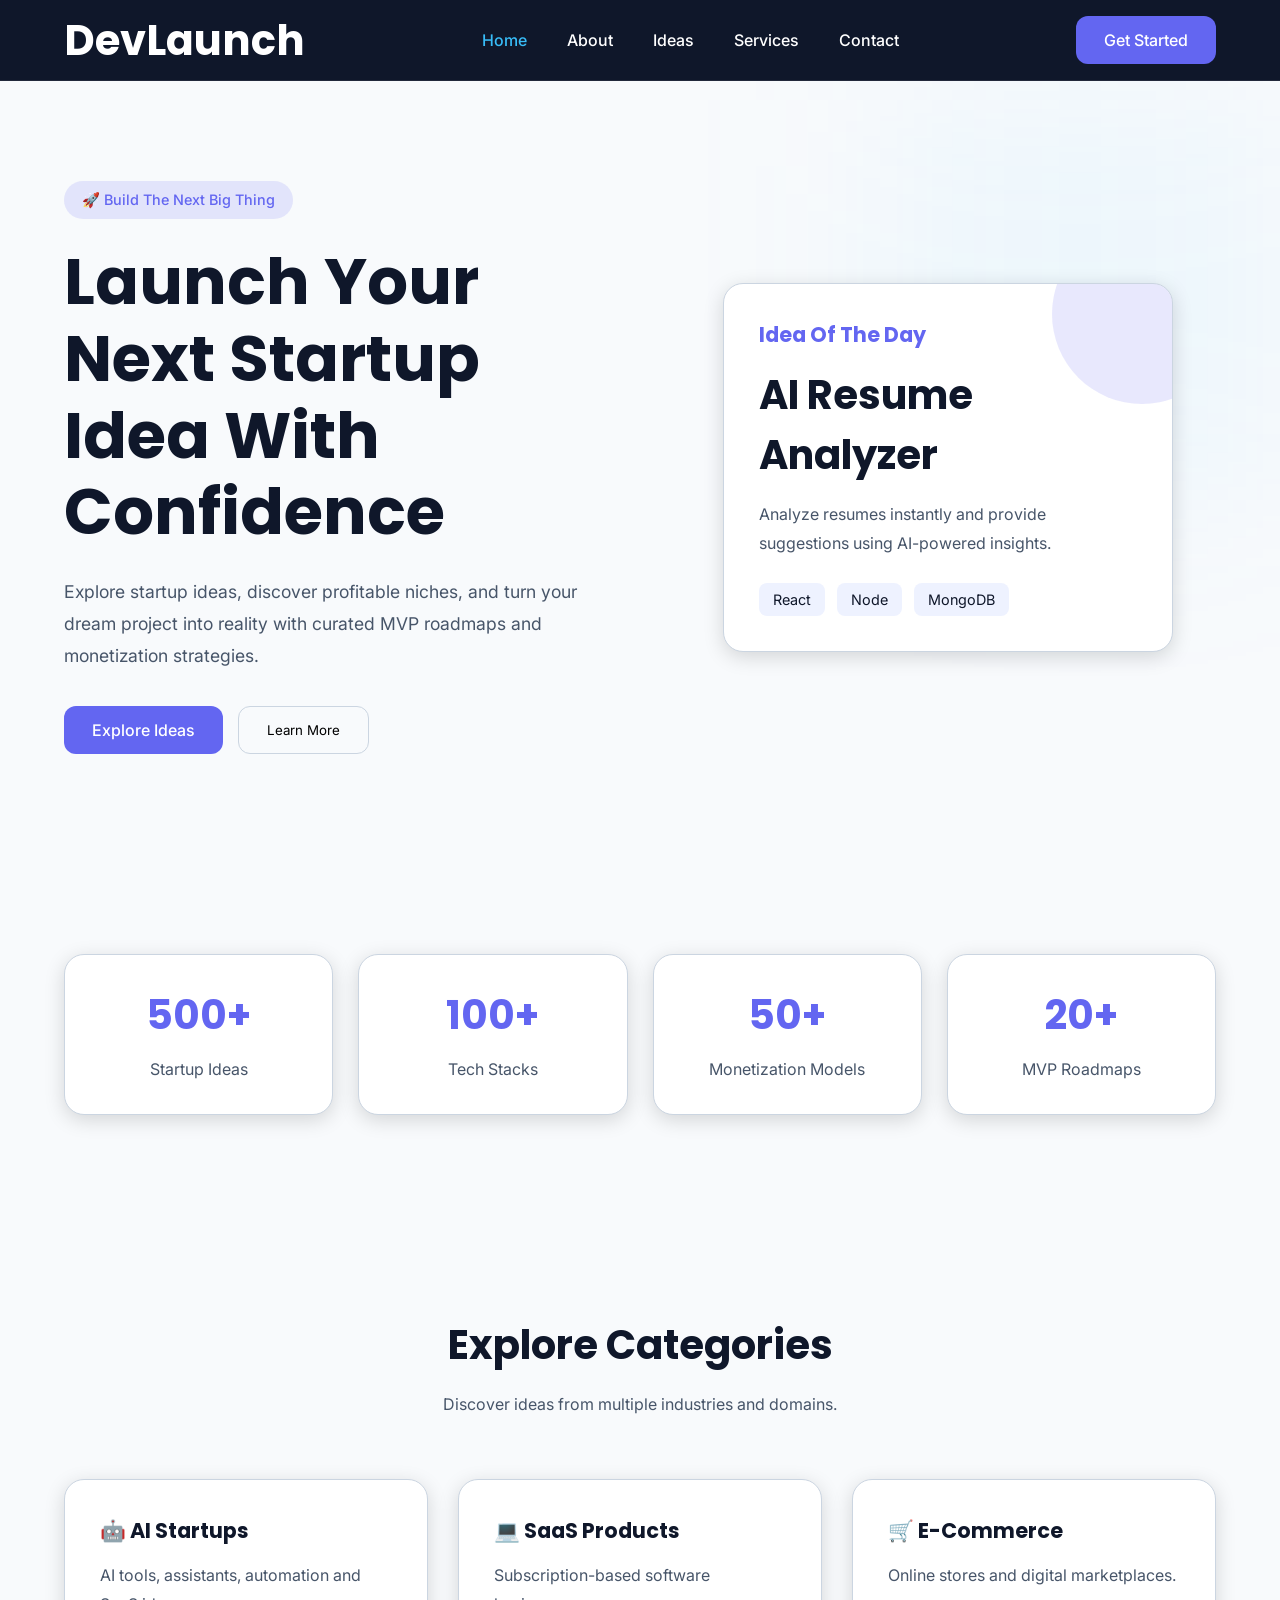
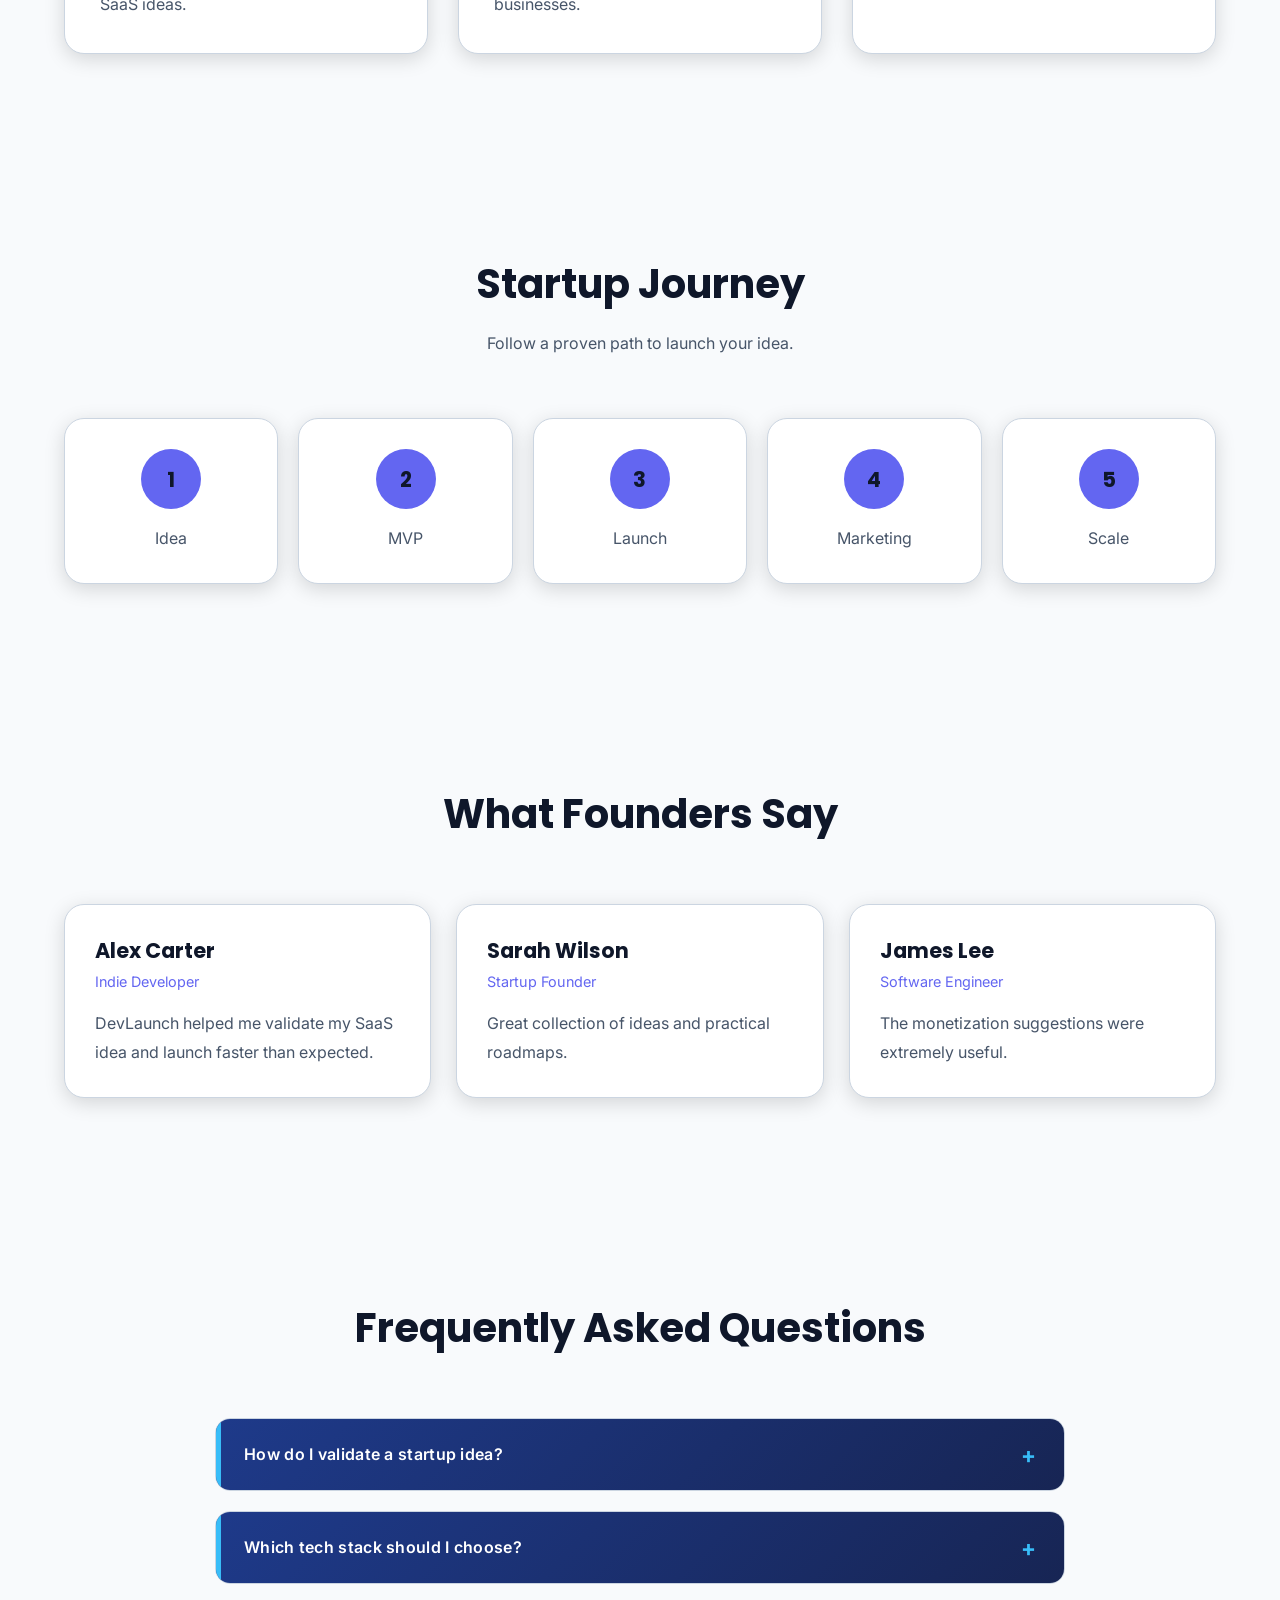
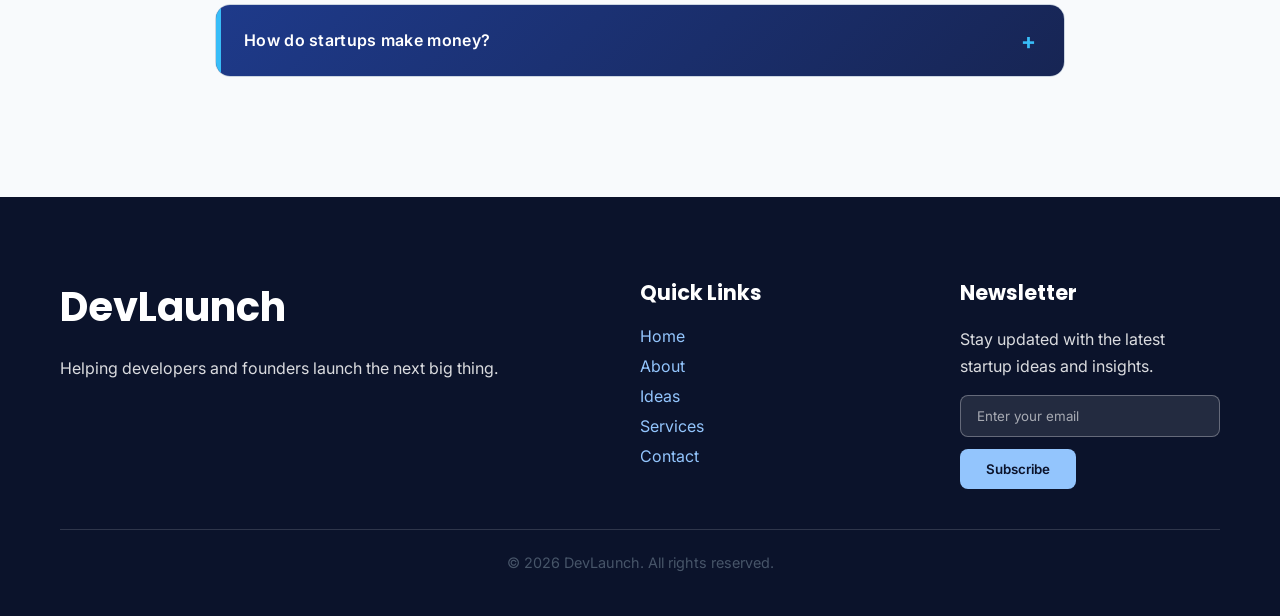
<file: index.html>
<!DOCTYPE html>
<html lang="en">
<head>
    <meta charset="UTF-8">
    <meta name="viewport" content="width=device-width, initial-scale=1.0">
    <title>DevLaunch | Startup Idea Incubator</title>

    <!-- Google Fonts -->
    <link rel="preconnect" href="https://fonts.googleapis.com">
    <link rel="preconnect" href="https://fonts.gstatic.com" crossorigin>
    <link href="https://fonts.googleapis.com/css2?family=Inter:wght@300;400;500;600&family=Poppins:wght@500;600;700&display=swap" rel="stylesheet">

    <!-- CSS -->
    <link rel="stylesheet" href="./css/style.css">
    <link rel="stylesheet" href="./css/home.css">
    <link rel="stylesheet" href="./css/responsive.css">
</head>
<body>

    <!-- ================= NAVBAR ================= -->

    <header>
        <nav class="navbar">
            <div class="logo">
                <h2>DevLaunch</h2>
            </div>

            <ul class="nav-links">
                <li><a href="index.html">Home</a></li>
                <li><a href="about.html">About</a></li>
                <li><a href="ideas.html">Ideas</a></li>
                <li><a href="services.html">Services</a></li>
                <li><a href="contact.html">Contact</a></li>
            </ul>

             <button class="primary-btn" onclick="window.location.href='contact.html'">
                Get Started
            </button>
        </nav>
    </header>

    <!-- ================= HERO SECTION ================= -->

    <section class="hero">

        <div class="hero-left">

            <span class="tag">
                🚀 Build The Next Big Thing
            </span>

            <h1>
                Launch Your Next Startup Idea With Confidence
            </h1>

            <p>
                Explore startup ideas, discover profitable niches,
                and turn your dream project into reality with curated
                MVP roadmaps and monetization strategies.
            </p>

            <div class="hero-buttons">
                <button class="primary-btn">
                    Explore Ideas
                </button>

                <button class="secondary-btn">
                    Learn More
                </button>
            </div>

        </div>

        <div class="hero-right">

            <div class="hero-card">

                <h3>Idea Of The Day</h3>

                <h2>AI Resume Analyzer</h2>

                <p>
                    Analyze resumes instantly and provide suggestions
                    using AI-powered insights.
                </p>

                <div class="tech-stack">

                    <span>React</span>
                    <span>Node</span>
                    <span>MongoDB</span>

                </div>

            </div>

        </div>

    </section>


    <!-- ================= STATS SECTION ================= -->

    <section class="stats">

        <div class="stat-card">
            <h2>500+</h2>
            <p>Startup Ideas</p>
        </div>

        <div class="stat-card">
            <h2>100+</h2>
            <p>Tech Stacks</p>
        </div>

        <div class="stat-card">
            <h2>50+</h2>
            <p>Monetization Models</p>
        </div>

        <div class="stat-card">
            <h2>20+</h2>
            <p>MVP Roadmaps</p>
        </div>

    </section>



    <!-- ================= CATEGORY SECTION ================= -->

    <section class="categories">

        <div class="section-heading">

            <h2>Explore Categories</h2>

            <p>
                Discover ideas from multiple industries and domains.
            </p>

        </div>


        <div class="category-container">

            <div class="category-card">

                <h3>🤖 AI Startups</h3>

                <p>
                    AI tools, assistants, automation and SaaS ideas.
                </p>

            </div>

            <div class="category-card">

                <h3>💻 SaaS Products</h3>

                <p>
                    Subscription-based software businesses.
                </p>

            </div>

            <div class="category-card">

                <h3>🛒 E-Commerce</h3>

                <p>
                    Online stores and digital marketplaces.
                </p>

            </div>

        </div>

    </section>



    <!-- ================= ROADMAP ================= -->

    <section class="roadmap">

        <div class="section-heading">

            <h2>Startup Journey</h2>

            <p>
                Follow a proven path to launch your idea.
            </p>

        </div>

        <div class="roadmap-container">

            <div class="roadmap-step">
                <h3>1</h3>
                <p>Idea</p>
            </div>

            <div class="roadmap-step">
                <h3>2</h3>
                <p>MVP</p>
            </div>

            <div class="roadmap-step">
                <h3>3</h3>
                <p>Launch</p>
            </div>

            <div class="roadmap-step">
                <h3>4</h3>
                <p>Marketing</p>
            </div>

            <div class="roadmap-step">
                <h3>5</h3>
                <p>Scale</p>
            </div>

        </div>

    </section>



    <!-- ================= TESTIMONIALS ================= -->

    <section class="testimonials">

        <div class="section-heading">

            <h2>What Founders Say</h2>

        </div>

        <div class="testimonial-container">

            <div class="testimonial-card">

                <h3>Alex Carter</h3>

                <span>Indie Developer</span>

                <p>
                    DevLaunch helped me validate my SaaS idea
                    and launch faster than expected.
                </p>

            </div>

            <div class="testimonial-card">

                <h3>Sarah Wilson</h3>

                <span>Startup Founder</span>

                <p>
                    Great collection of ideas and practical roadmaps.
                </p>

            </div>

            <div class="testimonial-card">

                <h3>James Lee</h3>

                <span>Software Engineer</span>

                <p>
                    The monetization suggestions were extremely useful.
                </p>

            </div>

        </div>

    </section>



    <!-- ================= FAQ ================= -->

    <section class="faq">

        <div class="section-heading">

            <h2>Frequently Asked Questions</h2>

        </div>

        <div class="faq-container">

            <div class="faq-item">

                <button class="question">
                    How do I validate a startup idea?
                </button>

                <div class="answer">
                    Research competitors and identify real problems users face.
                </div>

            </div>

            <div class="faq-item">

                <button class="question">
                    Which tech stack should I choose?
                </button>

                <div class="answer">
                    MERN stack is a great option for most web startups.
                </div>

            </div>

            <div class="faq-item">

                <button class="question">
                    How do startups make money?
                </button>

                <div class="answer">
                    Through subscriptions, ads, commissions and premium plans.
                </div>

            </div>

        </div>

    </section>



    <!-- ================= FOOTER ================= -->

    <footer>
  <div class="footer-container">
    <div class="footer-column brand">
      <h2>DevLaunch</h2>
      <p>Helping developers and founders launch the next big thing.</p>
    </div>

    <div class="footer-column links">
      <h3>Quick Links</h3>
     <ul>
        <li><a href="index.html">Home</a></li>
        <li><a href="about.html">About</a></li>
        <li><a href="ideas.html">Ideas</a></li>
        <li><a href="services.html">Services</a></li>
        <li><a href="contact.html">Contact</a></li>
      </ul>
    </div>

    <div class="footer-column newsletter">
      <h3>Newsletter</h3>
      <p>Stay updated with the latest startup ideas and insights.</p>
      <input type="email" placeholder="Enter your email">
      <button>Subscribe</button>
    </div>
  </div>

  <div class="footer-bottom">
    <p>© 2026 DevLaunch. All rights reserved.</p>
  </div>
</footer>


    <script src="../js/navbar.js"></script>
    <script src="../js/faq.js"></script>

</body>
</html>
</file>
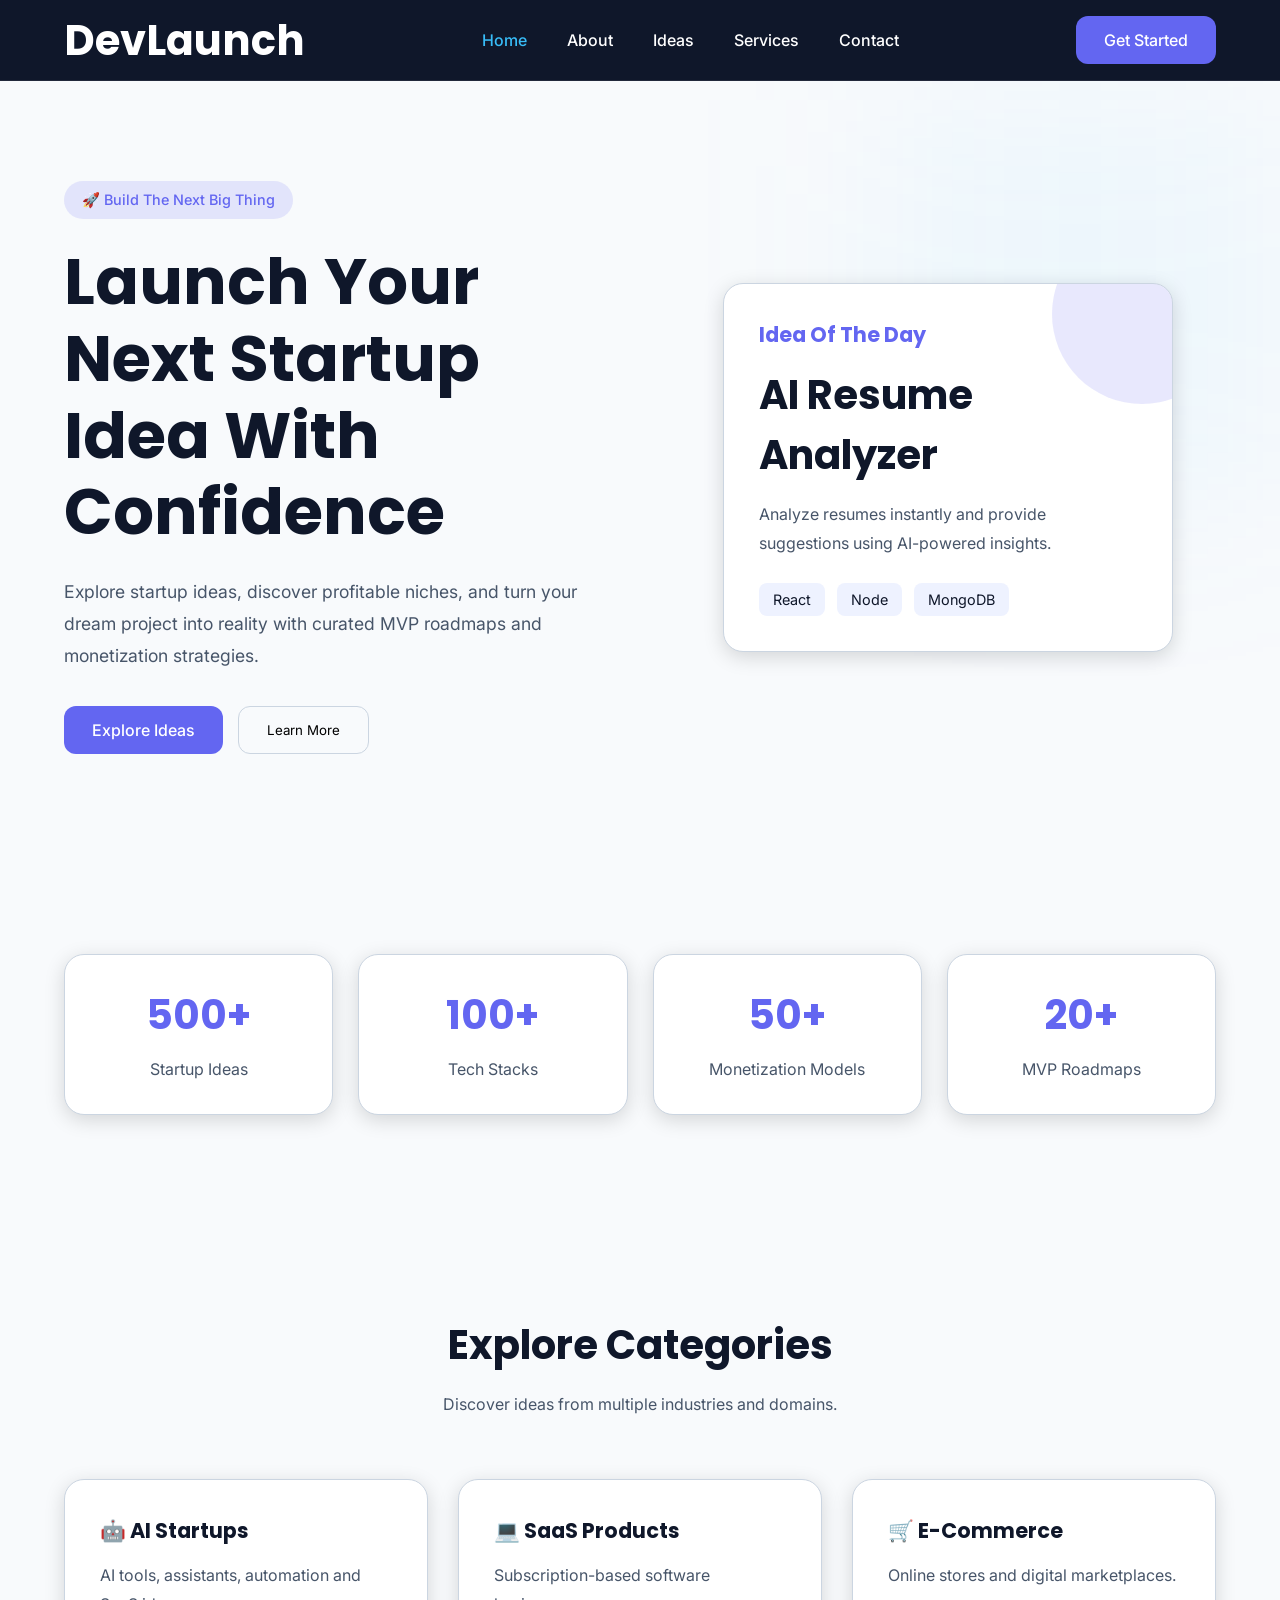
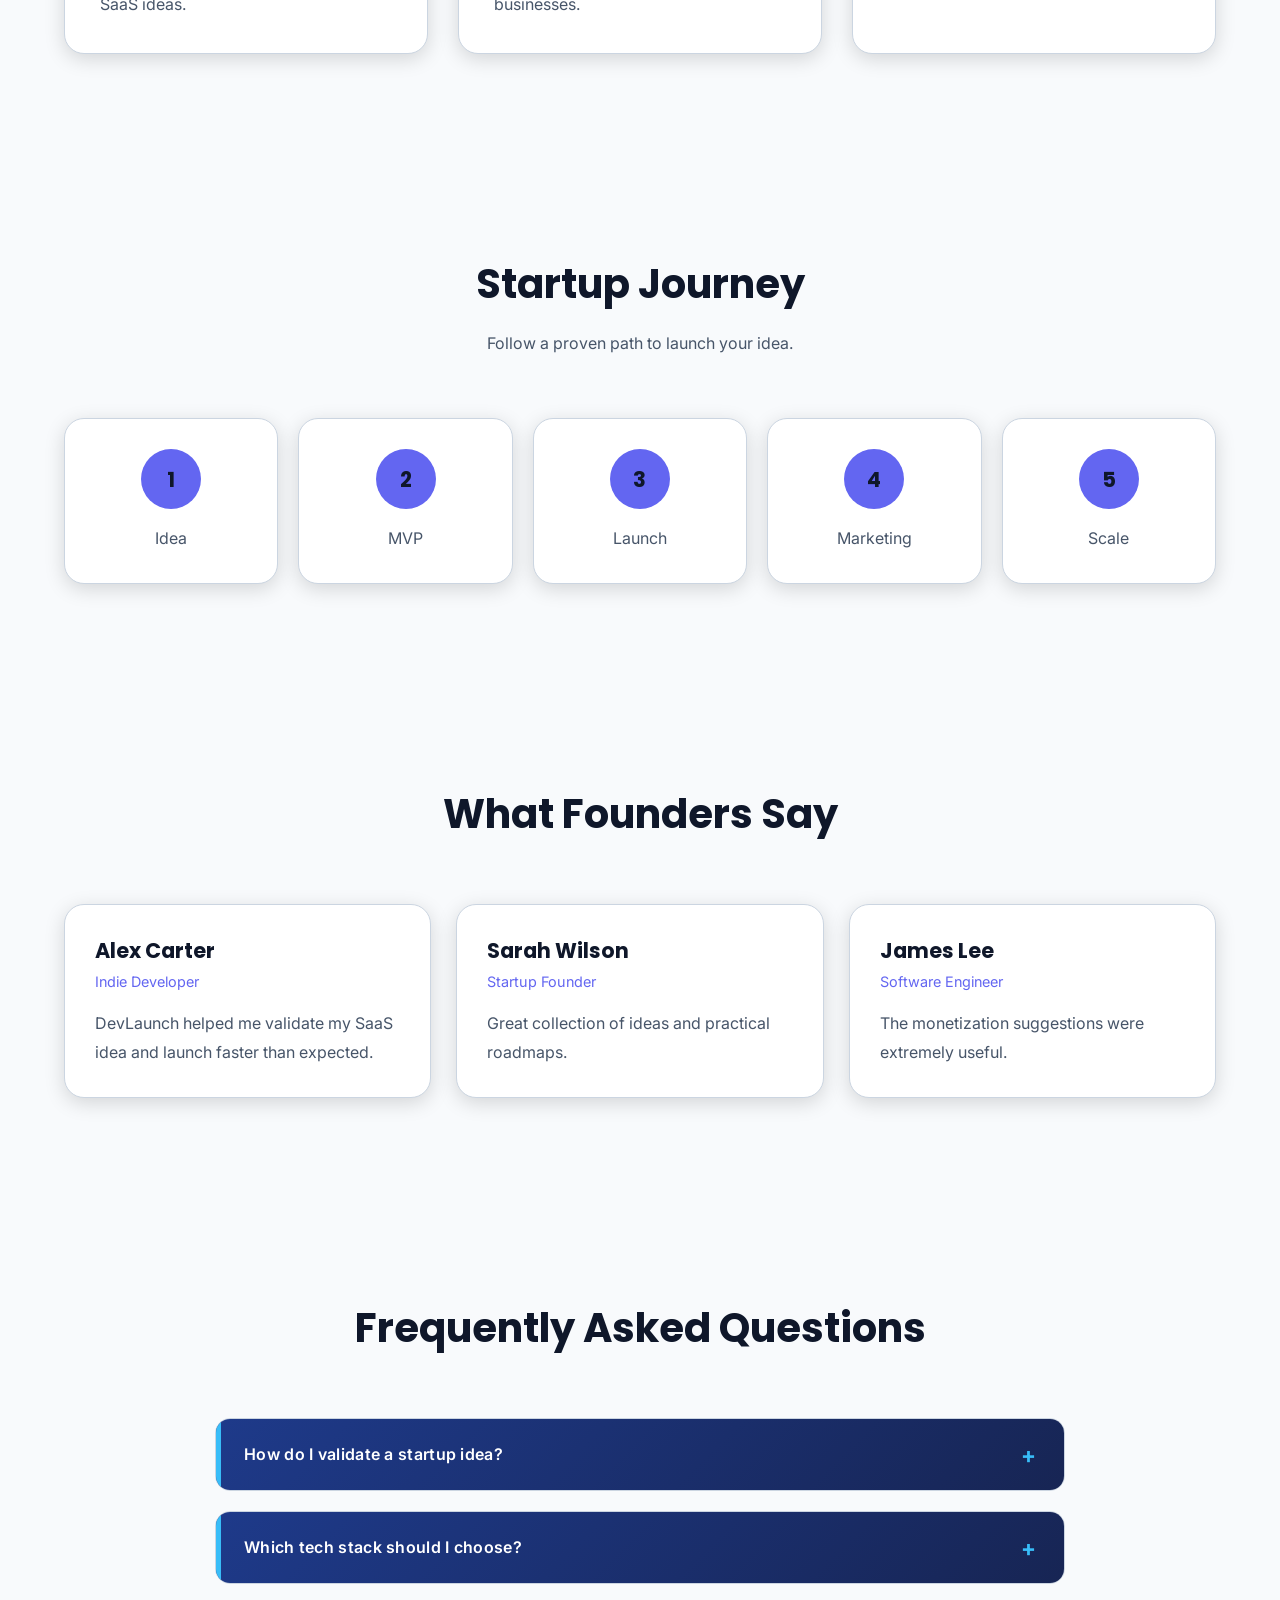
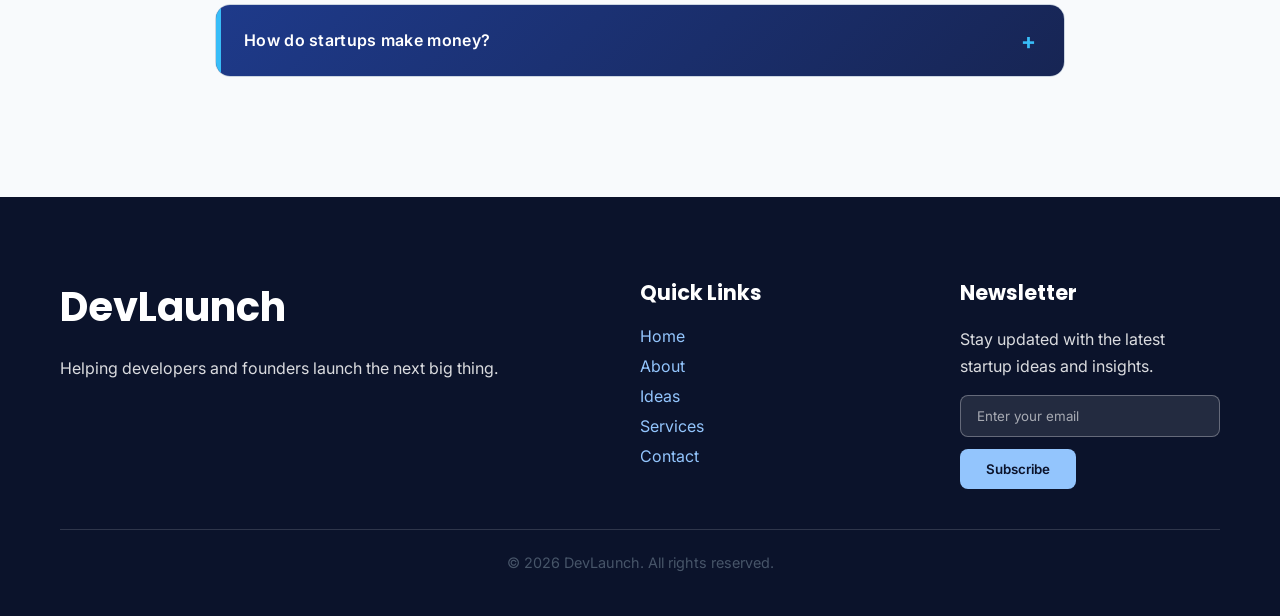
<file: html/index.html>
<!DOCTYPE html>
<html lang="en">
<head>
    <meta charset="UTF-8">
    <meta name="viewport" content="width=device-width, initial-scale=1.0">
    <title>DevLaunch | Startup Idea Incubator</title>

    <!-- Google Fonts -->
    <link rel="preconnect" href="https://fonts.googleapis.com">
    <link rel="preconnect" href="https://fonts.gstatic.com" crossorigin>
    <link href="https://fonts.googleapis.com/css2?family=Inter:wght@300;400;500;600&family=Poppins:wght@500;600;700&display=swap" rel="stylesheet">

    <!-- CSS -->
    <link rel="stylesheet" href="../css/style.css">
    <link rel="stylesheet" href="../css/home.css">
    <link rel="stylesheet" href="../css/responsive.css">
</head>
<body>

    <!-- ================= NAVBAR ================= -->

    <header>
        <nav class="navbar">
            <div class="logo">
                <h2>DevLaunch</h2>
            </div>

            <ul class="nav-links">
                <li><a href="index.html">Home</a></li>
                <li><a href="about.html">About</a></li>
                <li><a href="ideas.html">Ideas</a></li>
                <li><a href="services.html">Services</a></li>
                <li><a href="contact.html">Contact</a></li>
            </ul>

            <button class="primary-btn">
                Get Started
            </button>
        </nav>
    </header>

    <!-- ================= HERO SECTION ================= -->

    <section class="hero">

        <div class="hero-left">

            <span class="tag">
                🚀 Build The Next Big Thing
            </span>

            <h1>
                Launch Your Next Startup Idea With Confidence
            </h1>

            <p>
                Explore startup ideas, discover profitable niches,
                and turn your dream project into reality with curated
                MVP roadmaps and monetization strategies.
            </p>

            <div class="hero-buttons">
                <button class="primary-btn">
                    Explore Ideas
                </button>

                <button class="secondary-btn">
                    Learn More
                </button>
            </div>

        </div>

        <div class="hero-right">

            <div class="hero-card">

                <h3>Idea Of The Day</h3>

                <h2>AI Resume Analyzer</h2>

                <p>
                    Analyze resumes instantly and provide suggestions
                    using AI-powered insights.
                </p>

                <div class="tech-stack">

                    <span>React</span>
                    <span>Node</span>
                    <span>MongoDB</span>

                </div>

            </div>

        </div>

    </section>


    <!-- ================= STATS SECTION ================= -->

    <section class="stats">

        <div class="stat-card">
            <h2>500+</h2>
            <p>Startup Ideas</p>
        </div>

        <div class="stat-card">
            <h2>100+</h2>
            <p>Tech Stacks</p>
        </div>

        <div class="stat-card">
            <h2>50+</h2>
            <p>Monetization Models</p>
        </div>

        <div class="stat-card">
            <h2>20+</h2>
            <p>MVP Roadmaps</p>
        </div>

    </section>



    <!-- ================= CATEGORY SECTION ================= -->

    <section class="categories">

        <div class="section-heading">

            <h2>Explore Categories</h2>

            <p>
                Discover ideas from multiple industries and domains.
            </p>

        </div>


        <div class="category-container">

            <div class="category-card">

                <h3>🤖 AI Startups</h3>

                <p>
                    AI tools, assistants, automation and SaaS ideas.
                </p>

            </div>

            <div class="category-card">

                <h3>💻 SaaS Products</h3>

                <p>
                    Subscription-based software businesses.
                </p>

            </div>

            <div class="category-card">

                <h3>🛒 E-Commerce</h3>

                <p>
                    Online stores and digital marketplaces.
                </p>

            </div>

        </div>

    </section>



    <!-- ================= ROADMAP ================= -->

    <section class="roadmap">

        <div class="section-heading">

            <h2>Startup Journey</h2>

            <p>
                Follow a proven path to launch your idea.
            </p>

        </div>

        <div class="roadmap-container">

            <div class="roadmap-step">
                <h3>1</h3>
                <p>Idea</p>
            </div>

            <div class="roadmap-step">
                <h3>2</h3>
                <p>MVP</p>
            </div>

            <div class="roadmap-step">
                <h3>3</h3>
                <p>Launch</p>
            </div>

            <div class="roadmap-step">
                <h3>4</h3>
                <p>Marketing</p>
            </div>

            <div class="roadmap-step">
                <h3>5</h3>
                <p>Scale</p>
            </div>

        </div>

    </section>



    <!-- ================= TESTIMONIALS ================= -->

    <section class="testimonials">

        <div class="section-heading">

            <h2>What Founders Say</h2>

        </div>

        <div class="testimonial-container">

            <div class="testimonial-card">

                <h3>Alex Carter</h3>

                <span>Indie Developer</span>

                <p>
                    DevLaunch helped me validate my SaaS idea
                    and launch faster than expected.
                </p>

            </div>

            <div class="testimonial-card">

                <h3>Sarah Wilson</h3>

                <span>Startup Founder</span>

                <p>
                    Great collection of ideas and practical roadmaps.
                </p>

            </div>

            <div class="testimonial-card">

                <h3>James Lee</h3>

                <span>Software Engineer</span>

                <p>
                    The monetization suggestions were extremely useful.
                </p>

            </div>

        </div>

    </section>



    <!-- ================= FAQ ================= -->

    <section class="faq">

        <div class="section-heading">

            <h2>Frequently Asked Questions</h2>

        </div>

        <div class="faq-container">

            <div class="faq-item">

                <button class="question">
                    How do I validate a startup idea?
                </button>

                <div class="answer">
                    Research competitors and identify real problems users face.
                </div>

            </div>

            <div class="faq-item">

                <button class="question">
                    Which tech stack should I choose?
                </button>

                <div class="answer">
                    MERN stack is a great option for most web startups.
                </div>

            </div>

            <div class="faq-item">

                <button class="question">
                    How do startups make money?
                </button>

                <div class="answer">
                    Through subscriptions, ads, commissions and premium plans.
                </div>

            </div>

        </div>

    </section>



    <!-- ================= FOOTER ================= -->

    <footer>
  <div class="footer-container">
    <div class="footer-column brand">
      <h2>DevLaunch</h2>
      <p>Helping developers and founders launch the next big thing.</p>
    </div>

    <div class="footer-column links">
      <h3>Quick Links</h3>
     <ul>
        <li><a href="index.html">Home</a></li>
        <li><a href="about.html">About</a></li>
        <li><a href="ideas.html">Ideas</a></li>
        <li><a href="services.html">Services</a></li>
        <li><a href="contact.html">Contact</a></li>
      </ul>
    </div>

    <div class="footer-column newsletter">
      <h3>Newsletter</h3>
      <p>Stay updated with the latest startup ideas and insights.</p>
      <input type="email" placeholder="Enter your email">
      <button>Subscribe</button>
    </div>
  </div>

  <div class="footer-bottom">
    <p>© 2026 DevLaunch. All rights reserved.</p>
  </div>
</footer>


    <script src="../js/navbar.js"></script>
    <script src="../js/faq.js"></script>

</body>
</html>
</file>
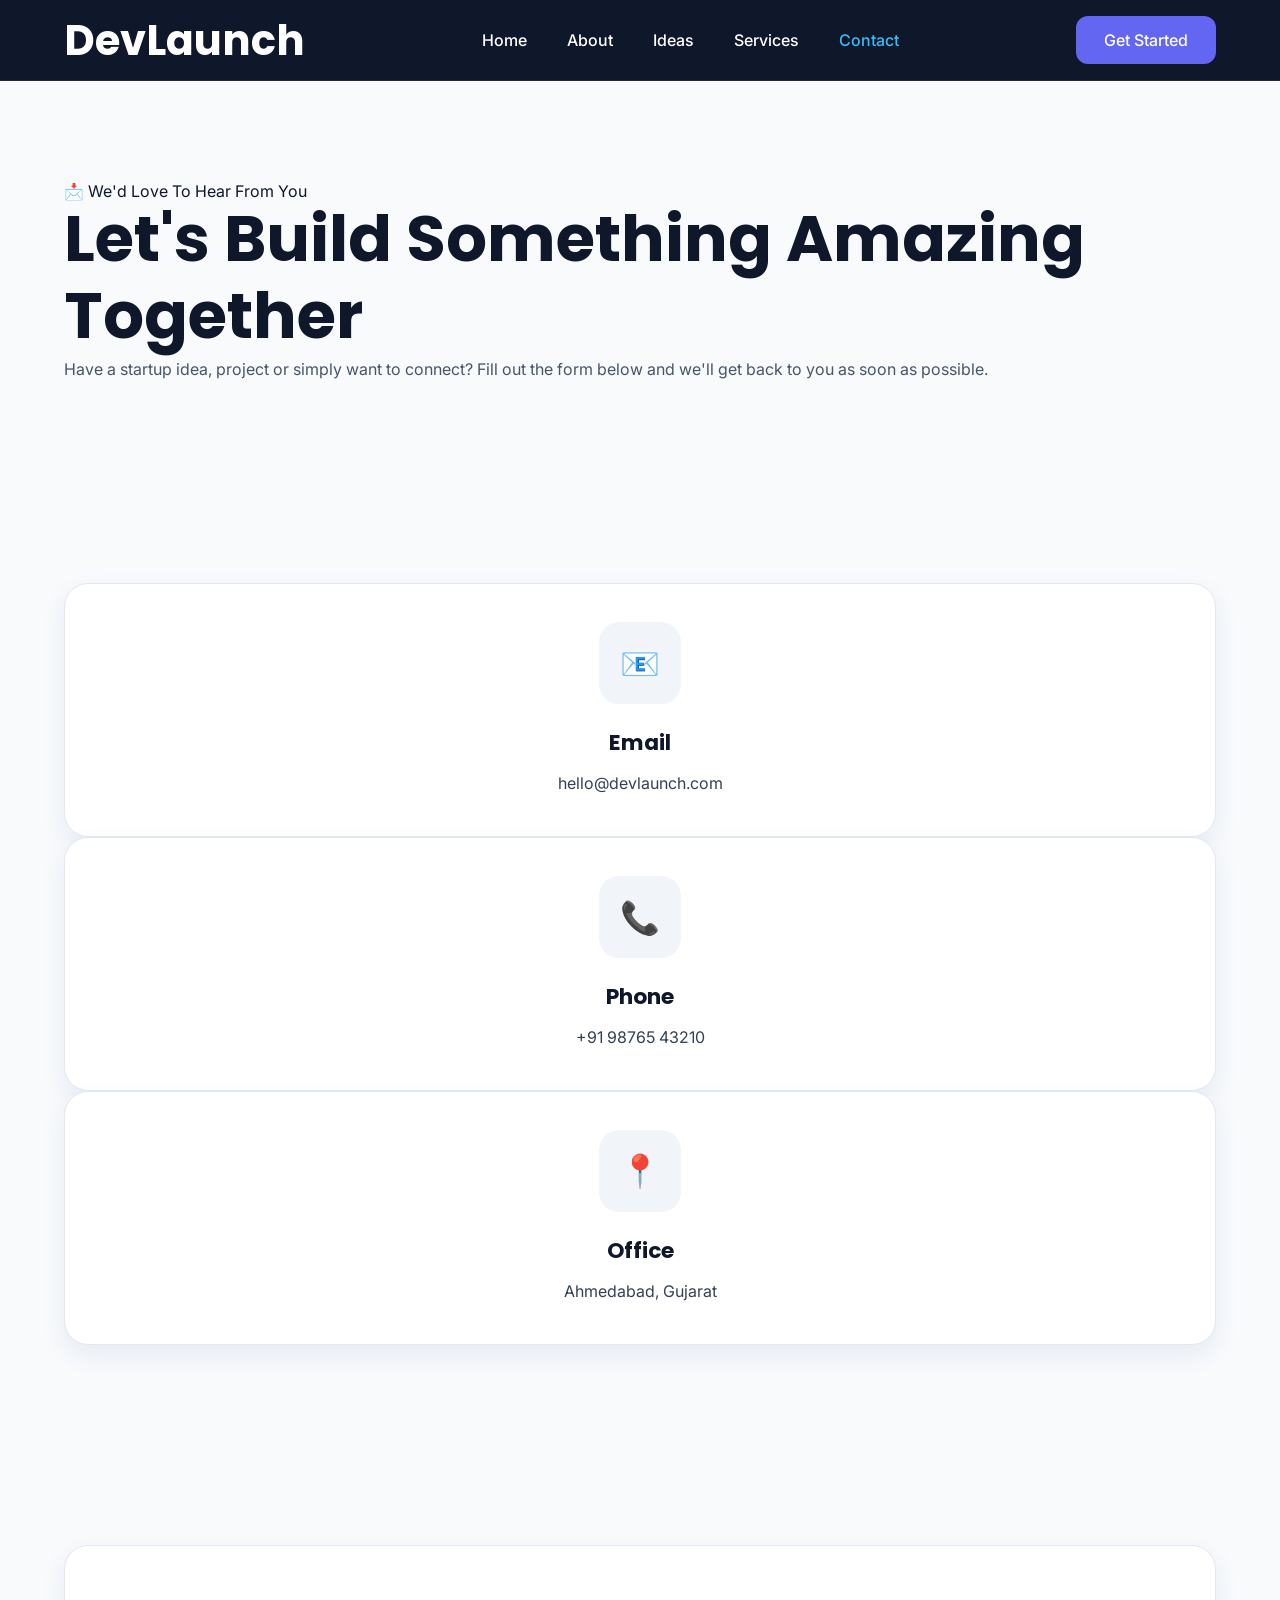
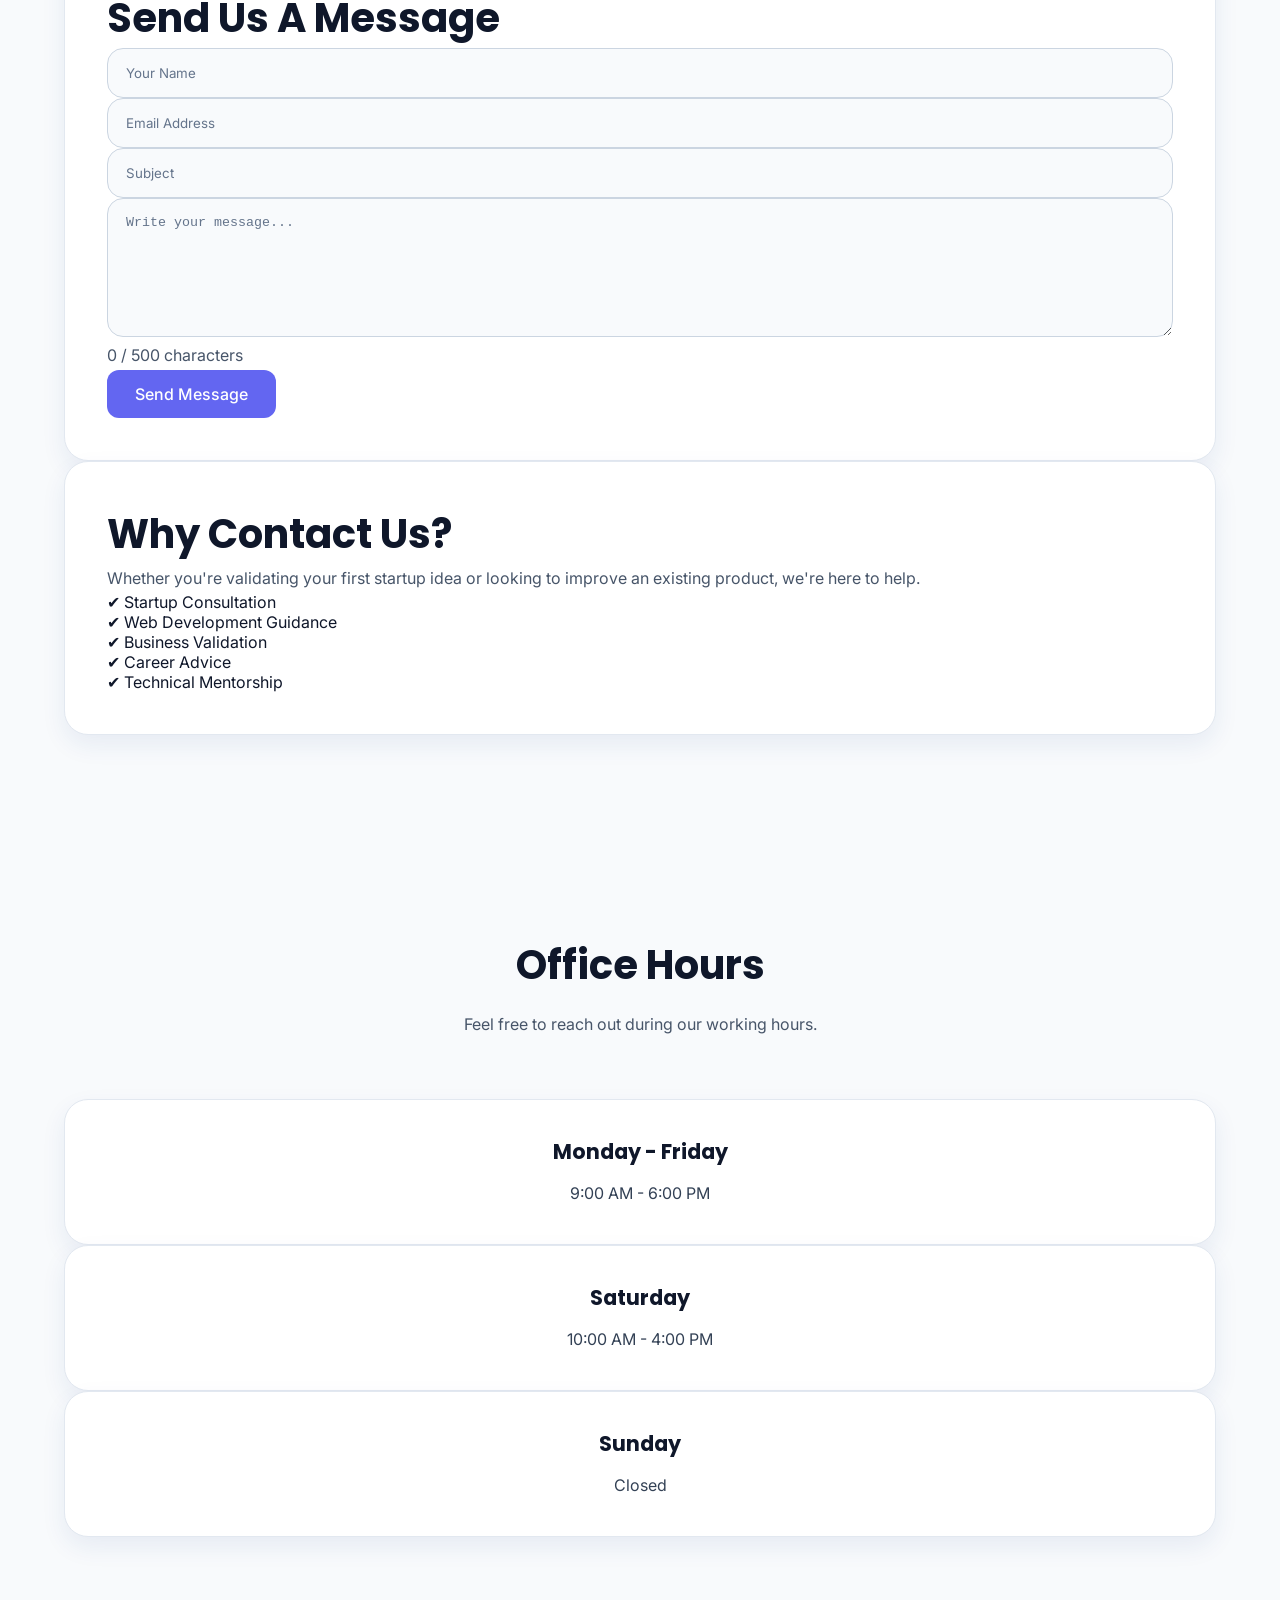
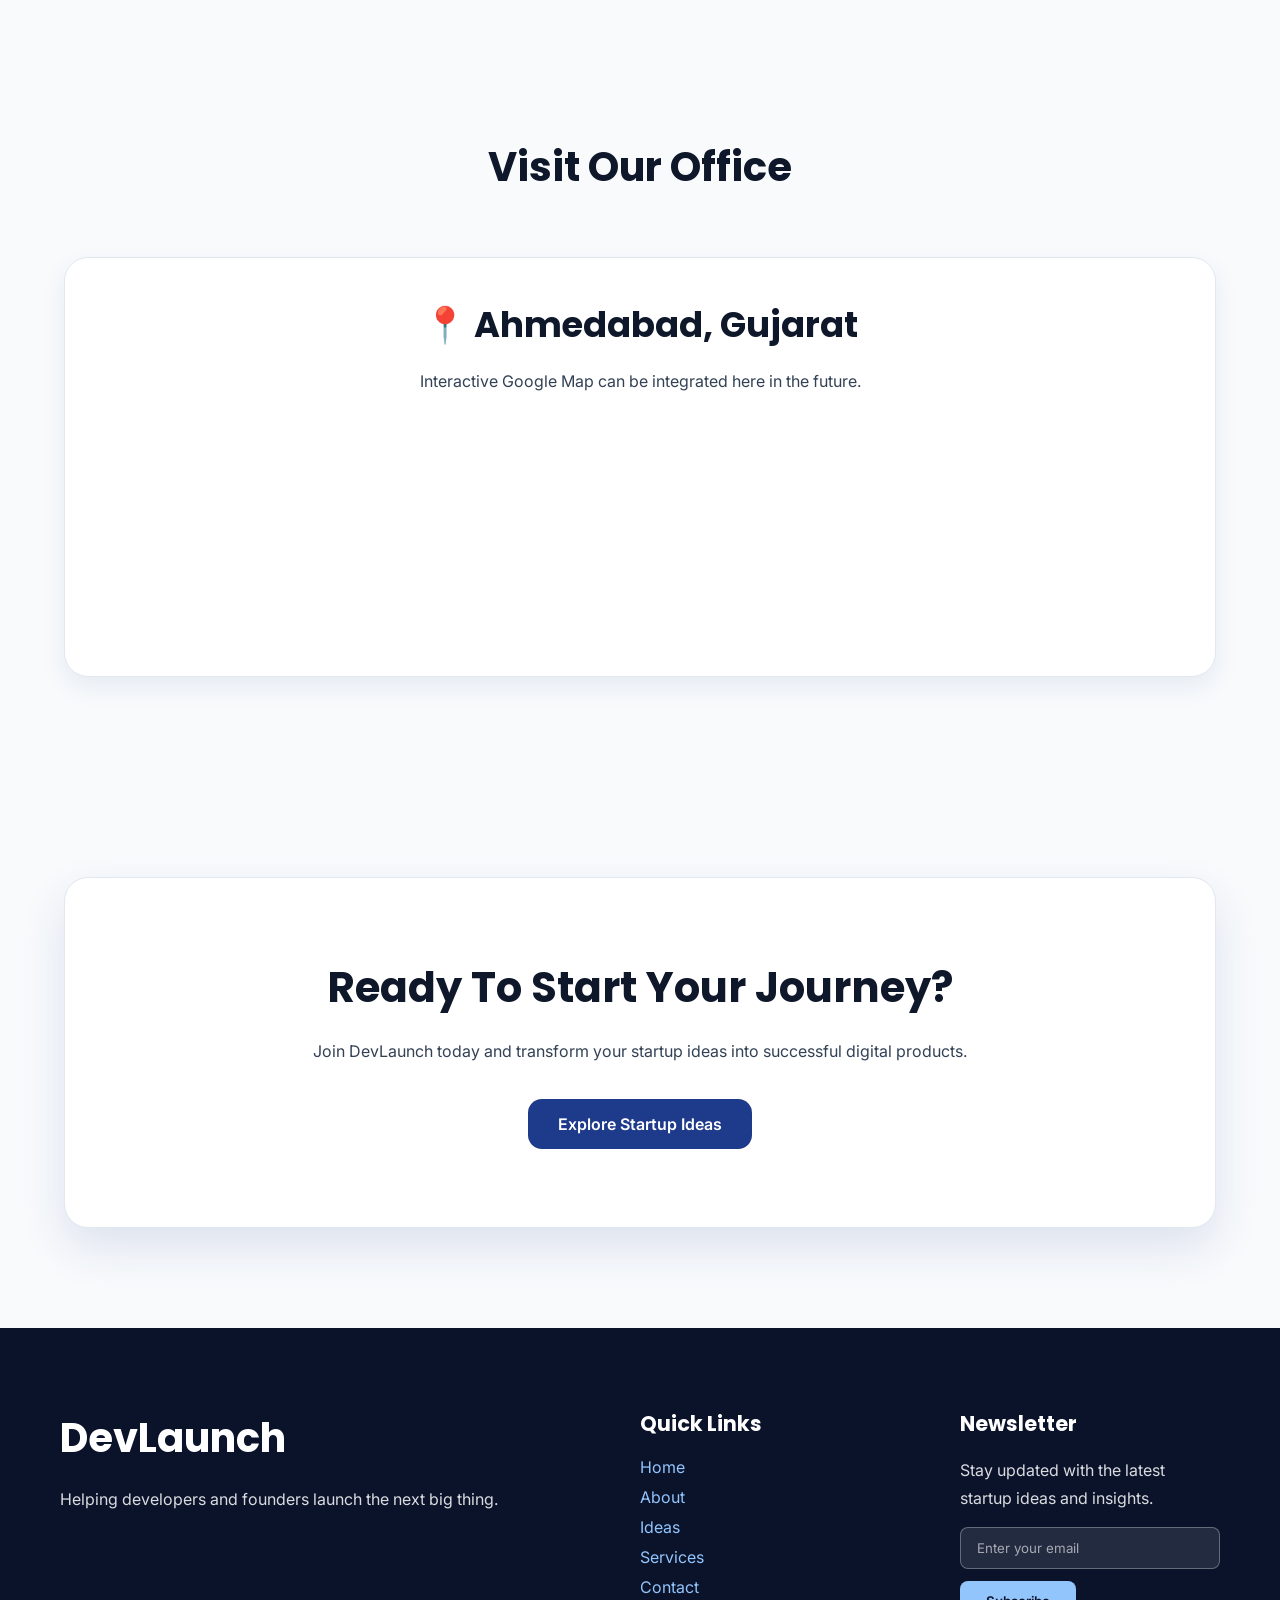
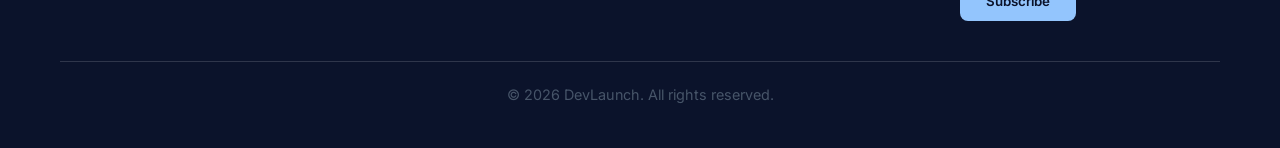
<file: contact.html>
<!DOCTYPE html>
<html lang="en">

<head>

    <meta charset="UTF-8">

    <meta name="viewport"
        content="width=device-width, initial-scale=1.0">

    <title>Contact | DevLaunch</title>

    <!-- Google Fonts -->

    <link rel="preconnect"
        href="https://fonts.googleapis.com">

    <link rel="preconnect"
        href="https://fonts.gstatic.com"
        crossorigin>

    <link href="https://fonts.googleapis.com/css2?family=Inter:wght@300;400;500;600&family=Poppins:wght@500;600;700&display=swap"
        rel="stylesheet">

    <!-- CSS -->

    <link rel="stylesheet"
        href="./css/style.css">

    <link rel="stylesheet"
        href="./css/contact.css">

    <link rel="stylesheet"
        href="./css/responsive.css">

</head>

<body>

    <!-- ===========================
            NAVBAR
    ============================ -->

    <header>

        <nav class="navbar">

            <div class="logo">

                <h2>DevLaunch</h2>

            </div>

            <ul class="nav-links">

                <li><a href="index.html">Home</a></li>

                <li><a href="about.html">About</a></li>

                <li><a href="ideas.html">Ideas</a></li>

                <li><a href="services.html">Services</a></li>

                <li><a href="contact.html" class="active">Contact</a></li>

            </ul>

            <button class="primary-btn" onclick="window.location.href='contact.html'">
                Get Started
            </button>

        </nav>

    </header>

    <!-- ===========================
            HERO
    ============================ -->

    <section class="contact-hero">

        <div class="hero-content">

            <span class="hero-tag">

                📩 We'd Love To Hear From You

            </span>

            <h1>

                Let's Build Something Amazing Together

            </h1>

            <p>

                Have a startup idea, project or simply want
                to connect? Fill out the form below and
                we'll get back to you as soon as possible.

            </p>

        </div>

    </section>

    <!-- ===========================
        CONTACT INFO
    ============================ -->

    <section class="contact-info">

        <div class="contact-cards">

            <article class="contact-card">

                <div class="contact-icon">

                    📧

                </div>

                <h3>Email</h3>

                <p>hello@devlaunch.com</p>

            </article>

            <article class="contact-card">

                <div class="contact-icon">

                    📞

                </div>

                <h3>Phone</h3>

                <p>+91 98765 43210</p>

            </article>

            <article class="contact-card">

                <div class="contact-icon">

                    📍

                </div>

                <h3>Office</h3>

                <p>Ahmedabad, Gujarat</p>

            </article>

        </div>

    </section>

    <!-- ===========================
            CONTACT FORM
    ============================ -->

    <section class="contact-form-section">

        <div class="contact-wrapper">

            <div class="form-container">

                <h2>

                    Send Us A Message

                </h2>

                <form id="contactForm">

                    <div class="input-group">

                        <input
                            type="text"
                            id="name"
                            placeholder="Your Name"
                            required>

                    </div>

                    <div class="input-group">

                        <input
                            type="email"
                            id="email"
                            placeholder="Email Address"
                            required>

                    </div>

                    <div class="input-group">

                        <input
                            type="text"
                            id="subject"
                            placeholder="Subject"
                            required>

                    </div>

                    <div class="input-group">

                        <textarea
                            id="message"
                            rows="7"
                            placeholder="Write your message..."
                            required></textarea>
                        <p id="charCount">0 / 500 characters</p>
                    </div>

                    <button
                        type="submit"
                        class="primary-btn">

                        Send Message

                    </button>
                    <p id="successMessage"></p>
                </form>

            </div>

            <div class="contact-side">

                <h2>

                    Why Contact Us?

                </h2>

                <p>

                    Whether you're validating your first
                    startup idea or looking to improve an
                    existing product, we're here to help.

                </p>

                <ul>

                    <li>✔ Startup Consultation</li>

                    <li>✔ Web Development Guidance</li>

                    <li>✔ Business Validation</li>

                    <li>✔ Career Advice</li>

                    <li>✔ Technical Mentorship</li>

                </ul>

            </div>

        </div>

    </section>

    <!-- ===========================
            OFFICE HOURS
    ============================ -->

    <section class="office-hours">

        <div class="section-heading">

            <h2>

                Office Hours

            </h2>

            <p>

                Feel free to reach out during our working hours.

            </p>

        </div>

        <div class="hours-container">

            <div class="hour-card">

                <h3>Monday - Friday</h3>

                <p>9:00 AM - 6:00 PM</p>

            </div>

            <div class="hour-card">

                <h3>Saturday</h3>

                <p>10:00 AM - 4:00 PM</p>

            </div>

            <div class="hour-card">

                <h3>Sunday</h3>

                <p>Closed</p>

            </div>

        </div>

    </section>



    <!-- ===========================
                MAP
    ============================ -->

    <section class="map-section">

        <div class="section-heading">

            <h2>

                Visit Our Office

            </h2>

        </div>

        <div class="map-placeholder">

            <div class="map-content">

                <h3>

                    📍 Ahmedabad, Gujarat

                </h3>

                <p>

                    Interactive Google Map can be integrated
                    here in the future.

                </p>

            </div>

        </div>

    </section>



    <!-- ===========================
                CTA
    ============================ -->

    <section class="contact-cta">

        <div class="cta-card">

            <h2>

                Ready To Start Your Journey?

            </h2>

            <p>

                Join DevLaunch today and transform your
                startup ideas into successful digital products.

            </p>

            <button class="primary-btn">

                Explore Startup Ideas

            </button>

        </div>

    </section>



    <!-- ===========================
                FOOTER
    ============================ -->

    <footer>
  <div class="footer-container">
    <div class="footer-column brand">
      <h2>DevLaunch</h2>
      <p>Helping developers and founders launch the next big thing.</p>
    </div>

    <div class="footer-column links">
      <h3>Quick Links</h3>
      <ul>
        <li><a href="index.html">Home</a></li>
        <li><a href="about.html">About</a></li>
        <li><a href="ideas.html">Ideas</a></li>
        <li><a href="services.html">Services</a></li>
        <li><a href="contact.html">Contact</a></li>
      </ul>
    </div>

    <div class="footer-column newsletter">
      <h3>Newsletter</h3>
      <p>Stay updated with the latest startup ideas and insights.</p>
      <input type="email" placeholder="Enter your email">
      <button>Subscribe</button>
    </div>
  </div>

  <div class="footer-bottom">
    <p>© 2026 DevLaunch. All rights reserved.</p>
  </div>
</footer>




    <!-- JavaScript -->

    <script src="../js/navbar.js"></script>

    <script src="../js/contact.js"></script>

</body>

</html>
</file>
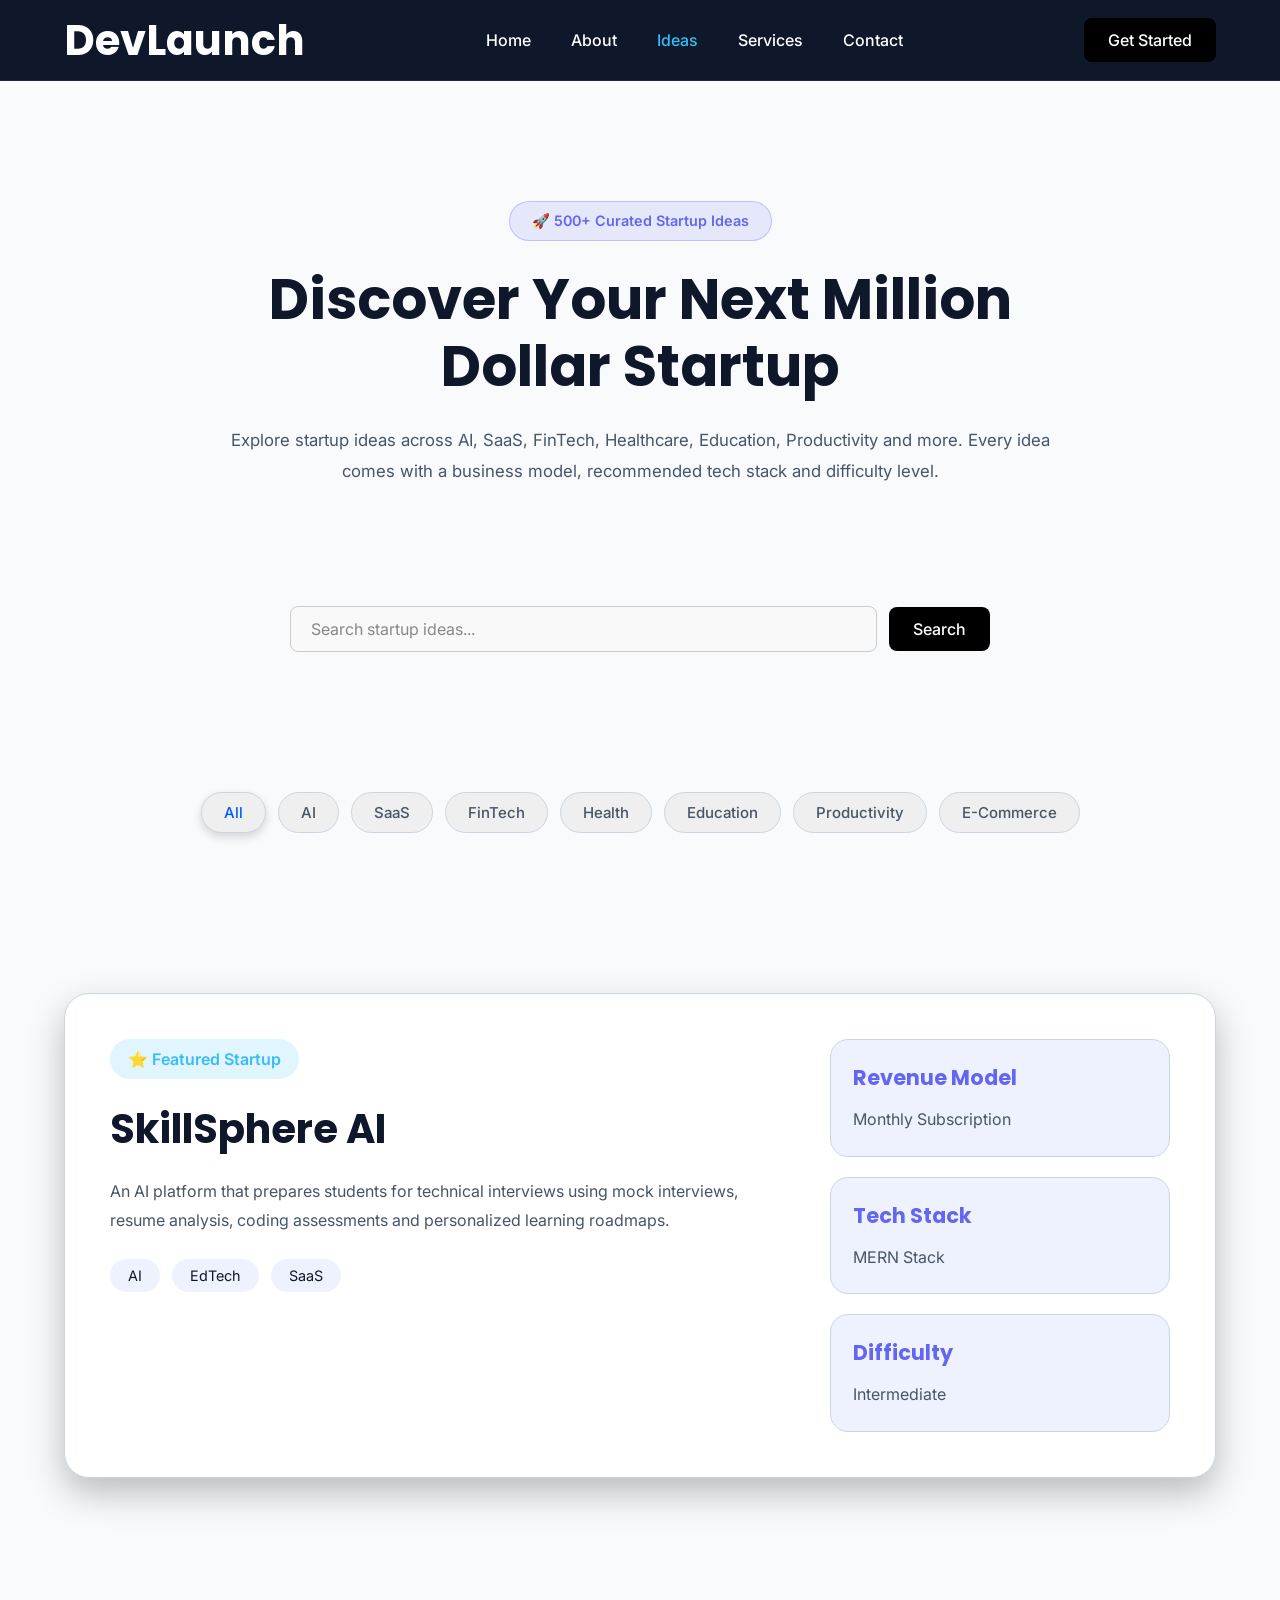
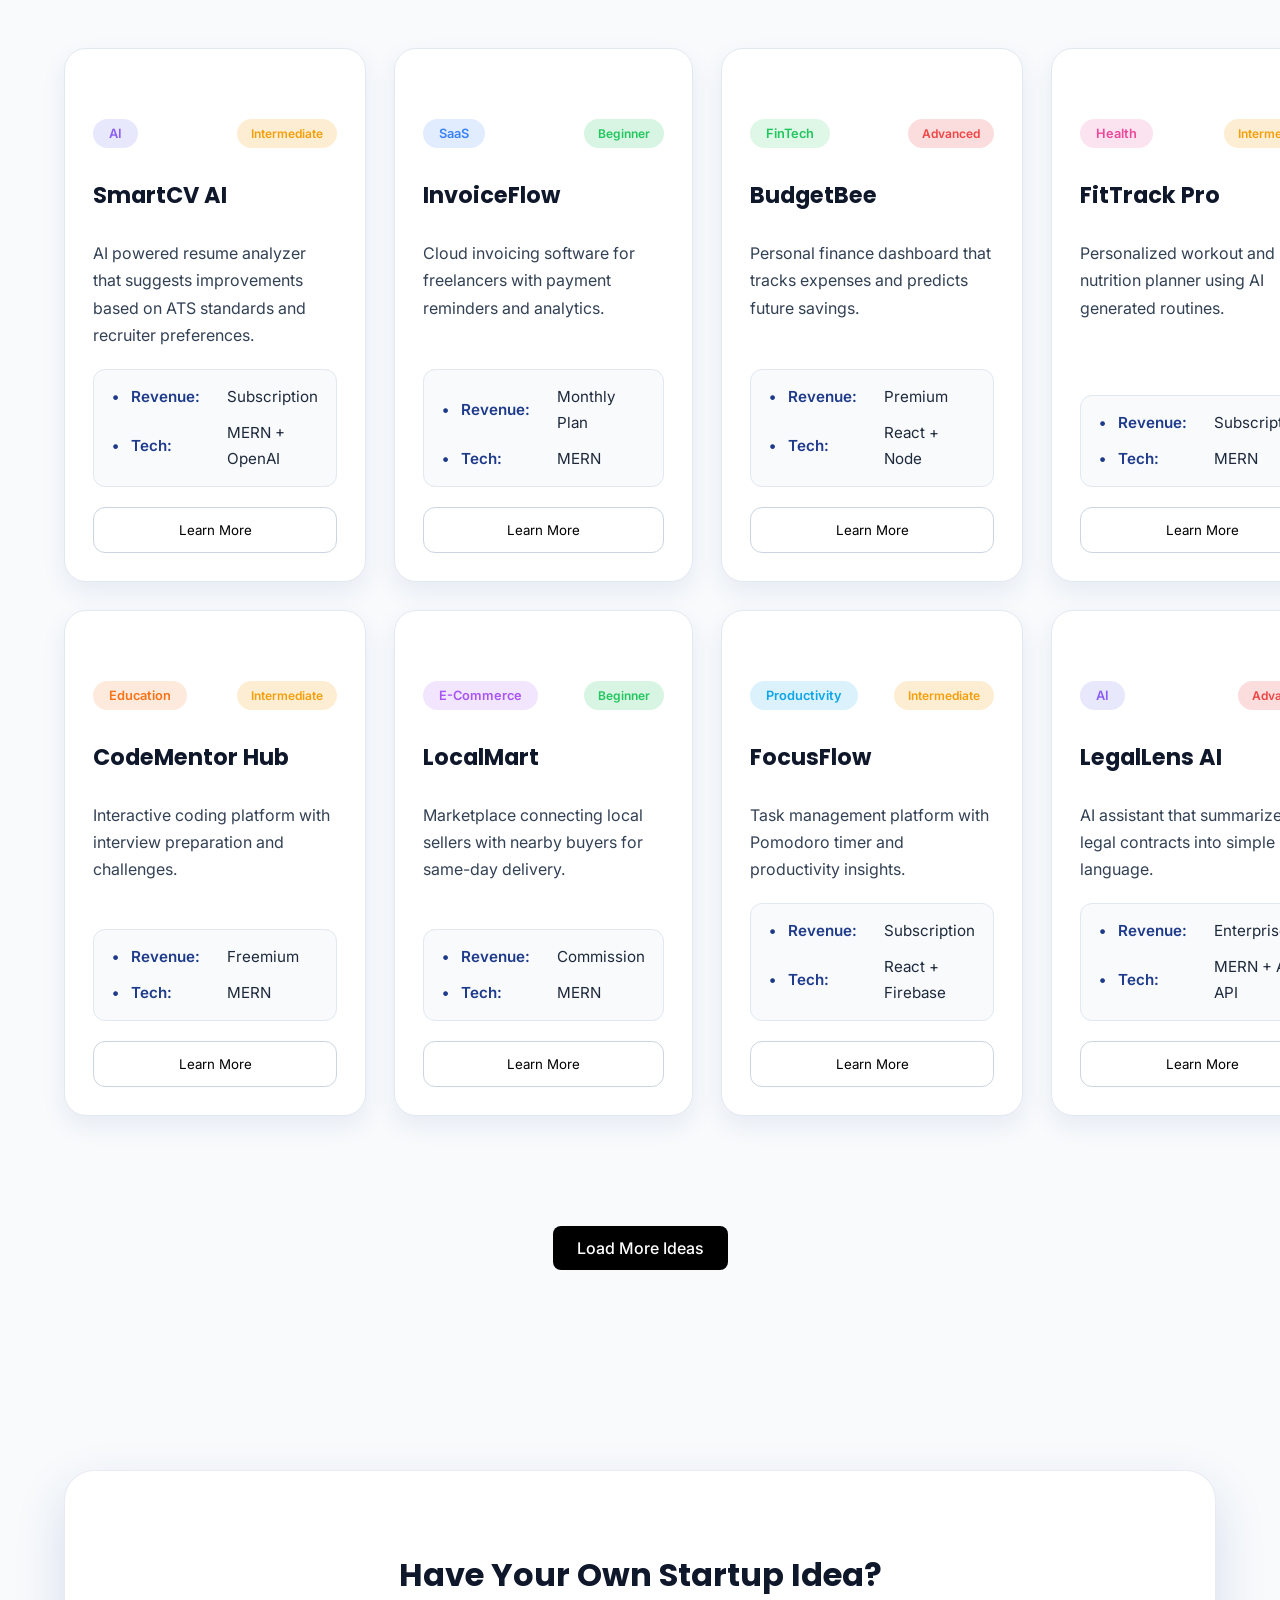
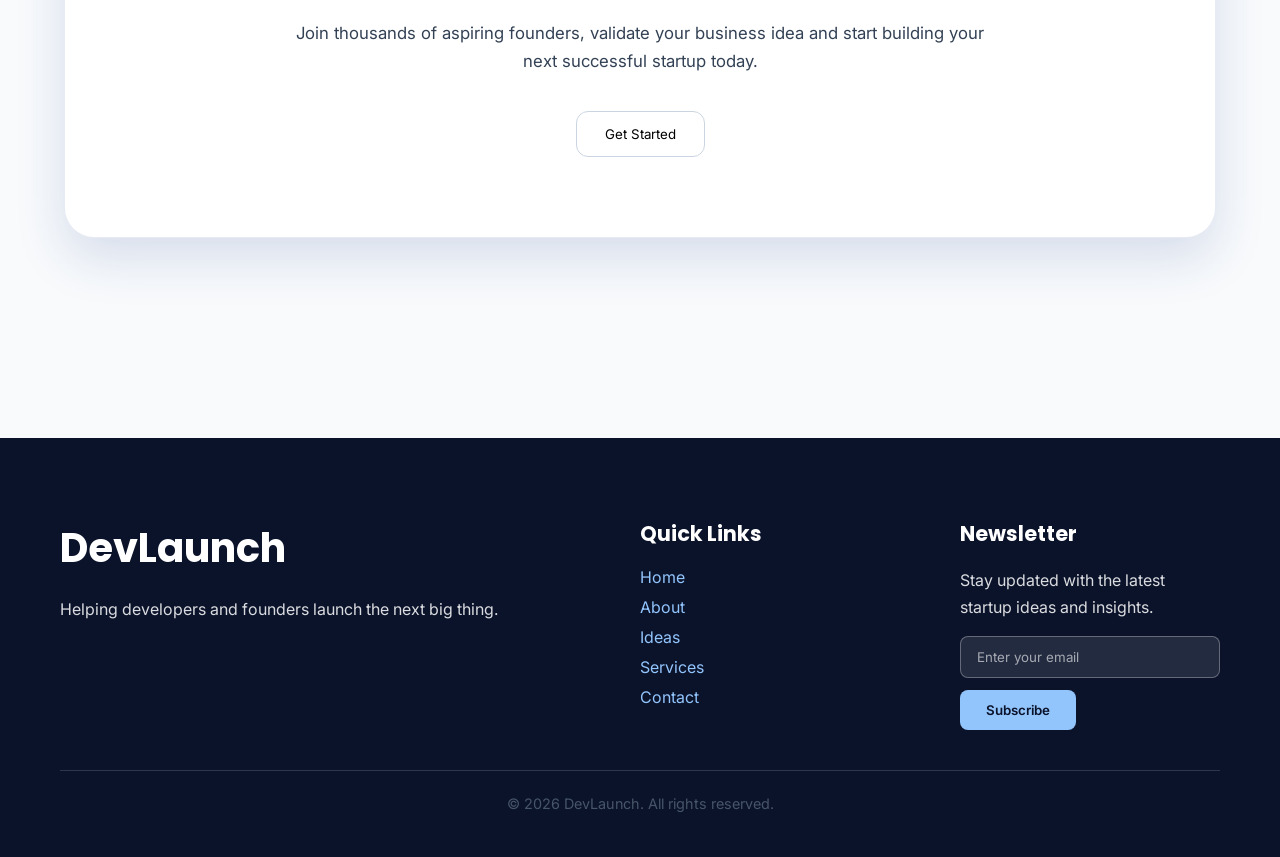
<file: ideas.html>
<!DOCTYPE html>
<html lang="en">
<head>
    <meta charset="UTF-8">
    <meta name="viewport" content="width=device-width, initial-scale=1.0">
    <title>Startup Ideas | DevLaunch</title>

    <!-- Google Fonts -->
    <link rel="preconnect" href="https://fonts.googleapis.com">
    <link rel="preconnect" href="https://fonts.gstatic.com" crossorigin>

    <link href="https://fonts.googleapis.com/css2?family=Inter:wght@300;400;500;600&family=Poppins:wght@500;600;700&display=swap" rel="stylesheet">

    <!-- CSS -->
    <link rel="stylesheet" href="./css/style.css"> 
    <link rel="stylesheet" href="./css/ideas.css">
    <link rel="stylesheet" href="./css/responsive.css">
</head>

<body>

    <!-- =========================
            NAVBAR
    ========================== -->

    <header>

        <nav class="navbar">

            <div class="logo">
                <h2>DevLaunch</h2>
            </div>

            <ul class="nav-links">

                <li><a href="index.html">Home</a></li>

                <li><a href="about.html">About</a></li>

                <li><a href="ideas.html" class="active">Ideas</a></li>

                <li><a href="services.html">Services</a></li>

                <li><a href="contact.html">Contact</a></li>

            </ul>

             <button class="primary-btn" onclick="window.location.href='contact.html'">
                Get Started
            </button>

        </nav>

    </header>


    <!-- =========================
            HERO
    ========================== -->

    <section class="ideas-hero">

        <div class="hero-content">

            <span class="hero-tag">
                🚀 500+ Curated Startup Ideas
            </span>

            <h1>
                Discover Your Next
                Million Dollar Startup
            </h1>

            <p>
                Explore startup ideas across AI, SaaS, FinTech,
                Healthcare, Education, Productivity and more.
                Every idea comes with a business model,
                recommended tech stack and difficulty level.
            </p>

        </div>

    </section>



    <!-- =========================
          SEARCH SECTION
    ========================== -->

    <section class="search-section">

        <div class="search-container">

            <input
                type="text"
                id="searchInput"
                placeholder="Search startup ideas..."
            >

            <button class="primary-btn">

                Search

            </button>

        </div>

    </section>



    <!-- =========================
          FILTERS
    ========================== -->

    <section class="filters">

        <div class="filter-container">

            <button class="filter-btn active">
                All
            </button>

            <button class="filter-btn">
                AI
            </button>

            <button class="filter-btn">
                SaaS
            </button>

            <button class="filter-btn">
                FinTech
            </button>

            <button class="filter-btn">
                Health
            </button>

            <button class="filter-btn">
                Education
            </button>

            <button class="filter-btn">
                Productivity
            </button>

            <button class="filter-btn">
                E-Commerce
            </button>

        </div>

    </section>



    <!-- =========================
        FEATURED STARTUP
    ========================== -->

    <section class="featured-startup">

        <div class="featured-card">

            <div class="featured-left">

                <span class="featured-badge">

                    ⭐ Featured Startup

                </span>

                <h2>

                    SkillSphere AI

                </h2>

                <p>

                    An AI platform that prepares students
                    for technical interviews using mock
                    interviews, resume analysis,
                    coding assessments and personalized
                    learning roadmaps.

                </p>

                <div class="featured-tags">

                    <span>AI</span>

                    <span>EdTech</span>

                    <span>SaaS</span>

                </div>

            </div>


            <div class="featured-right">

                <div class="feature-box">

                    <h3>

                        Revenue Model

                    </h3>

                    <p>

                        Monthly Subscription

                    </p>

                </div>


                <div class="feature-box">

                    <h3>

                        Tech Stack

                    </h3>

                    <p>

                        MERN Stack

                    </p>

                </div>


                <div class="feature-box">

                    <h3>

                        Difficulty

                    </h3>

                    <p>

                        Intermediate

                    </p>

                </div>

            </div>

        </div>

    </section>



    <!-- =========================
        STARTUP IDEAS
    ========================== -->

    <section class="ideas-grid">
        <div class="ideas-container">

            <!-- ================= Card 1 ================= -->

            <article class="idea-card">

                <div class="idea-header">

                    <span class="category ai">
                        AI
                    </span>

                    <span class="difficulty medium">
                        Intermediate
                    </span>

                </div>

                <h3>SmartCV AI</h3>

                <p>
                    AI powered resume analyzer that
                    suggests improvements based on ATS
                    standards and recruiter preferences.
                </p>

                <div class="idea-info">

                    <p><strong>Revenue:</strong> Subscription</p>

                    <p><strong>Tech:</strong> MERN + OpenAI</p>

                </div>

                <button class="secondary-btn">
                    Learn More
                </button>

            </article>


            <!-- ================= Card 2 ================= -->

            <article class="idea-card">

                <div class="idea-header">

                    <span class="category saas">
                        SaaS
                    </span>

                    <span class="difficulty easy">
                        Beginner
                    </span>

                </div>

                <h3>InvoiceFlow</h3>

                <p>
                    Cloud invoicing software for freelancers
                    with payment reminders and analytics.
                </p>

                <div class="idea-info">

                    <p><strong>Revenue:</strong> Monthly Plan</p>

                    <p><strong>Tech:</strong> MERN</p>

                </div>

                <button class="secondary-btn">
                    Learn More
                </button>

            </article>


            <!-- ================= Card 3 ================= -->

            <article class="idea-card">

                <div class="idea-header">

                    <span class="category fintech">
                        FinTech
                    </span>

                    <span class="difficulty hard">
                        Advanced
                    </span>

                </div>

                <h3>BudgetBee</h3>

                <p>
                    Personal finance dashboard that tracks
                    expenses and predicts future savings.
                </p>

                <div class="idea-info">

                    <p><strong>Revenue:</strong> Premium</p>

                    <p><strong>Tech:</strong> React + Node</p>

                </div>

                <button class="secondary-btn">
                    Learn More
                </button>

            </article>


            <!-- ================= Card 4 ================= -->

            <article class="idea-card">

                <div class="idea-header">

                    <span class="category health">
                        Health
                    </span>

                    <span class="difficulty medium">
                        Intermediate
                    </span>

                </div>

                <h3>FitTrack Pro</h3>

                <p>
                    Personalized workout and nutrition
                    planner using AI generated routines.
                </p>

                <div class="idea-info">

                    <p><strong>Revenue:</strong> Subscription</p>

                    <p><strong>Tech:</strong> MERN</p>

                </div>

                <button class="secondary-btn">
                    Learn More
                </button>

            </article>


            <!-- ================= Card 5 ================= -->

            <article class="idea-card">

                <div class="idea-header">

                    <span class="category education">
                        Education
                    </span>

                    <span class="difficulty medium">
                        Intermediate
                    </span>

                </div>

                <h3>CodeMentor Hub</h3>

                <p>
                    Interactive coding platform with
                    interview preparation and challenges.
                </p>

                <div class="idea-info">

                    <p><strong>Revenue:</strong> Freemium</p>

                    <p><strong>Tech:</strong> MERN</p>

                </div>

                <button class="secondary-btn">
                    Learn More
                </button>

            </article>


            <!-- ================= Card 6 ================= -->

            <article class="idea-card">

                <div class="idea-header">

                    <span class="category ecommerce">
                        E-Commerce
                    </span>

                    <span class="difficulty easy">
                        Beginner
                    </span>

                </div>

                <h3>LocalMart</h3>

                <p>
                    Marketplace connecting local sellers
                    with nearby buyers for same-day delivery.
                </p>

                <div class="idea-info">

                    <p><strong>Revenue:</strong> Commission</p>

                    <p><strong>Tech:</strong> MERN</p>

                </div>

                <button class="secondary-btn">
                    Learn More
                </button>

            </article>


            <!-- ================= Card 7 ================= -->

            <article class="idea-card">

                <div class="idea-header">

                    <span class="category productivity">
                        Productivity
                    </span>

                    <span class="difficulty medium">
                        Intermediate
                    </span>

                </div>

                <h3>FocusFlow</h3>

                <p>
                    Task management platform with Pomodoro
                    timer and productivity insights.
                </p>

                <div class="idea-info">

                    <p><strong>Revenue:</strong> Subscription</p>

                    <p><strong>Tech:</strong> React + Firebase</p>

                </div>

                <button class="secondary-btn">
                    Learn More
                </button>

            </article>


            <!-- ================= Card 8 ================= -->

            <article class="idea-card">

                <div class="idea-header">

                    <span class="category ai">
                        AI
                    </span>

                    <span class="difficulty hard">
                        Advanced
                    </span>

                </div>

                <h3>LegalLens AI</h3>

                <p>
                    AI assistant that summarizes legal
                    contracts into simple language.
                </p>

                <div class="idea-info">

                    <p><strong>Revenue:</strong> Enterprise</p>

                    <p><strong>Tech:</strong> MERN + AI API</p>

                </div>

                <button class="secondary-btn">
                    Learn More
                </button>

            </article>

        </div>
            <!-- ================= Card 9 ================= -->

            <article class="idea-card">

                <div class="idea-header">

                    <span class="category education">
                        Education
                    </span>

                    <span class="difficulty easy">
                        Beginner
                    </span>

                </div>

                <h3>CampusConnect</h3>

                <p>
                    A platform where college students can
                    share notes, previous year papers,
                    events and internship opportunities.
                </p>

                <div class="idea-info">

                    <p><strong>Revenue:</strong> Ads + Premium</p>

                    <p><strong>Tech:</strong> MERN Stack</p>

                </div>

                <button class="secondary-btn">
                    Learn More
                </button>

            </article>


            <!-- ================= Card 10 ================= -->

            <article class="idea-card">

                <div class="idea-header">

                    <span class="category productivity">
                        Productivity
                    </span>

                    <span class="difficulty medium">
                        Intermediate
                    </span>

                </div>

                <h3>MeetingMind</h3>

                <p>
                    Automatically converts meeting recordings
                    into organized notes, action items and
                    summaries using AI.
                </p>

                <div class="idea-info">

                    <p><strong>Revenue:</strong> Subscription</p>

                    <p><strong>Tech:</strong> MERN + AI API</p>

                </div>

                <button class="secondary-btn">
                    Learn More
                </button>

            </article>


            <!-- ================= Card 11 ================= -->

            <article class="idea-card">

                <div class="idea-header">

                    <span class="category fintech">
                        FinTech
                    </span>

                    <span class="difficulty hard">
                        Advanced
                    </span>

                </div>

                <h3>InvestIQ</h3>

                <p>
                    Beginner-friendly investment dashboard
                    offering AI-based stock insights and
                    portfolio management.
                </p>

                <div class="idea-info">

                    <p><strong>Revenue:</strong> Premium</p>

                    <p><strong>Tech:</strong> React + Node</p>

                </div>

                <button class="secondary-btn">
                    Learn More
                </button>

            </article>


            <!-- ================= Card 12 ================= -->

            <article class="idea-card">

                <div class="idea-header">

                    <span class="category health">
                        Health
                    </span>

                    <span class="difficulty medium">
                        Intermediate
                    </span>

                </div>

                <h3>MediAssist</h3>

                <p>
                    Digital health assistant that reminds
                    patients to take medicines, track
                    symptoms and book doctor appointments.
                </p>

                <div class="idea-info">

                    <p><strong>Revenue:</strong> Subscription</p>

                    <p><strong>Tech:</strong> MERN Stack</p>

                </div>

                <button class="secondary-btn">
                    Learn More
                </button>

            </article>

        </div>

    </section>



    <!-- =========================
            LOAD MORE
    ========================== -->

    <section class="load-more">

        <button class="primary-btn" id="loadMoreBtn">
    Load More Ideas
</button>

    </section>



    <!-- =========================
              CTA
    ========================== -->

    <section class="ideas-cta">

        <div class="cta-card">

            <h2>

                Have Your Own Startup Idea?

            </h2>

            <p>

                Join thousands of aspiring founders,
                validate your business idea and start
                building your next successful startup today.

            </p>

            <button class="secondary-btn" onclick="window.location.href='contact.html'">
                Get Started
            </button>
        </div>

    </section>



    <!-- =========================
            FOOTER
    ========================== -->

    <footer>
  <div class="footer-container">
    <div class="footer-column brand">
      <h2>DevLaunch</h2>
      <p>Helping developers and founders launch the next big thing.</p>
    </div>

    <div class="footer-column links">
      <h3>Quick Links</h3>
      <ul>
        <li><a href="index.html">Home</a></li>
        <li><a href="about.html">About</a></li>
        <li><a href="ideas.html">Ideas</a></li>
        <li><a href="services.html">Services</a></li>
        <li><a href="contact.html">Contact</a></li>
      </ul>
    </div>

    <div class="footer-column newsletter">
      <h3>Newsletter</h3>
      <p>Stay updated with the latest startup ideas and insights.</p>
      <input type="email" placeholder="Enter your email">
      <button>Subscribe</button>
    </div>
  </div>

  <div class="footer-bottom">
    <p>© 2026 DevLaunch. All rights reserved.</p>
  </div>
</footer>



    <!-- JavaScript -->

    <script src="../js/navbar.js"></script>
    <script src="../js/ideas.js"></script>

</body>
</html>
</file>
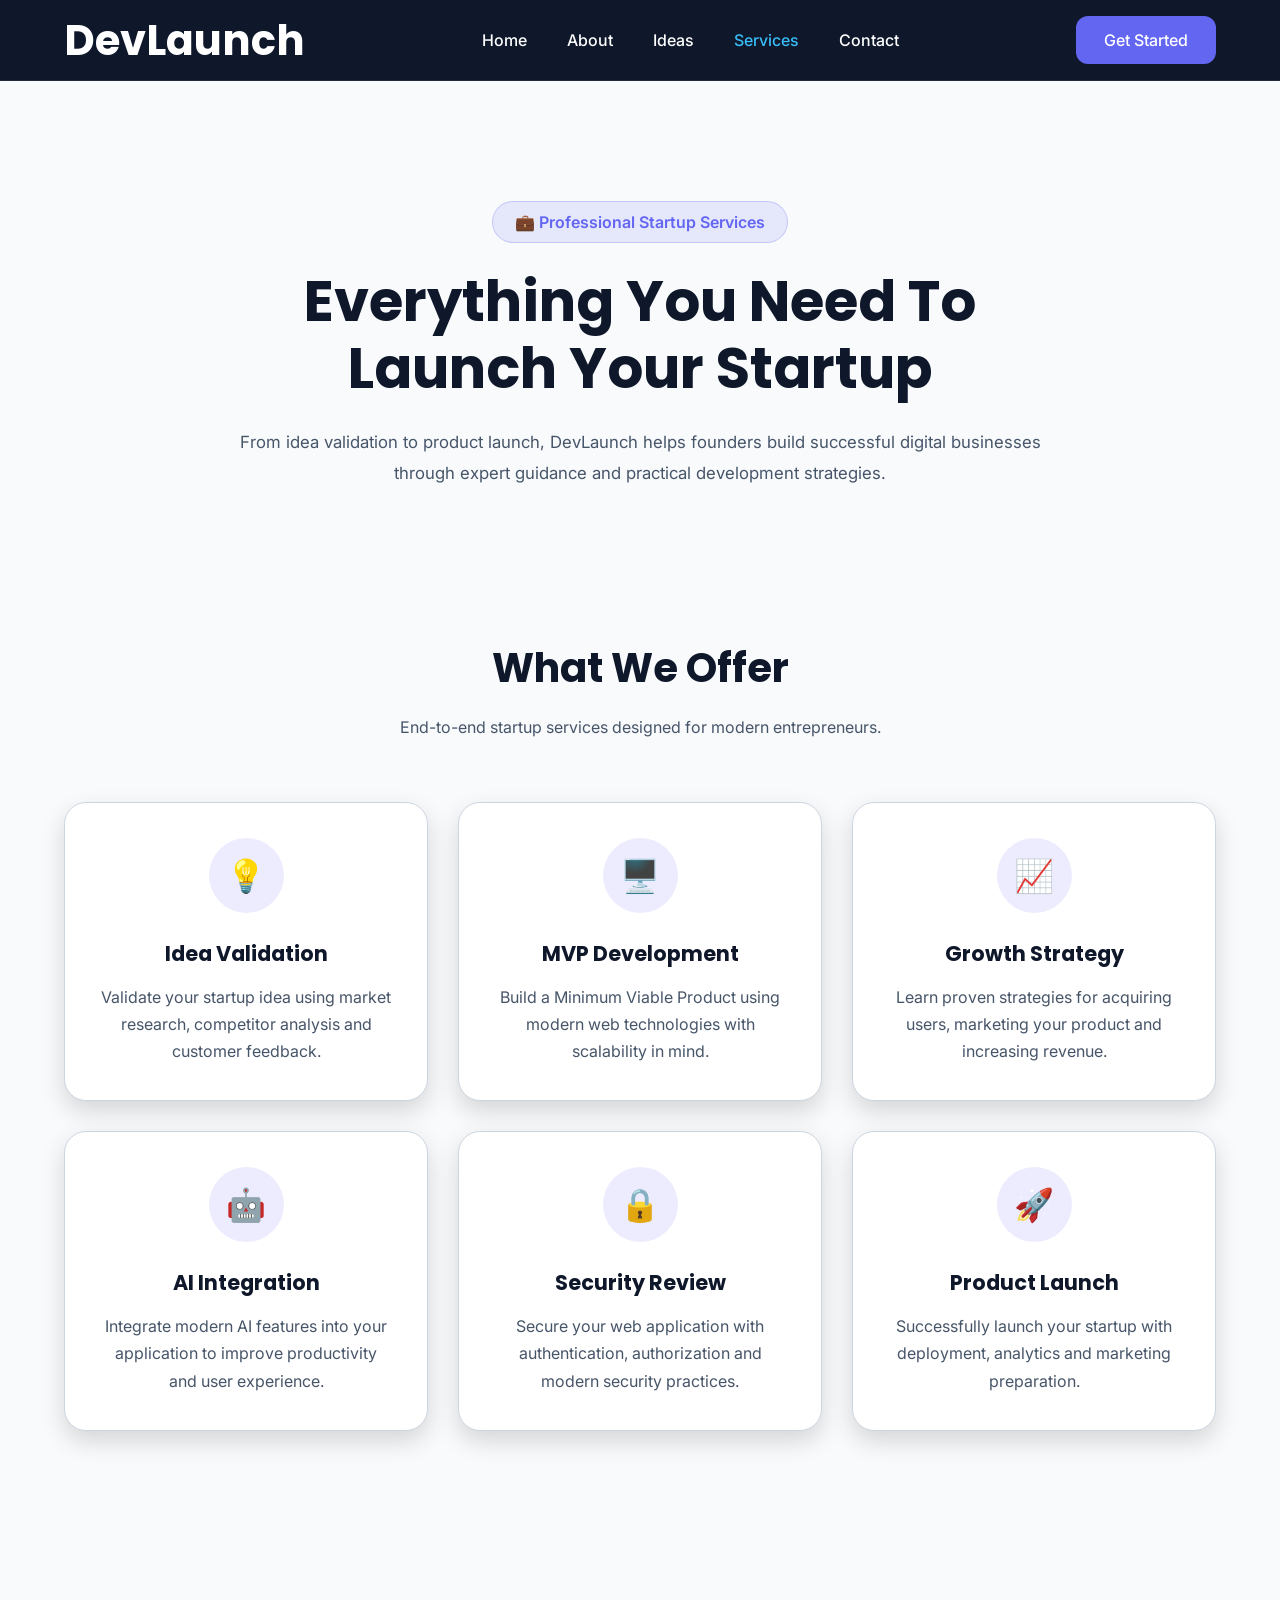
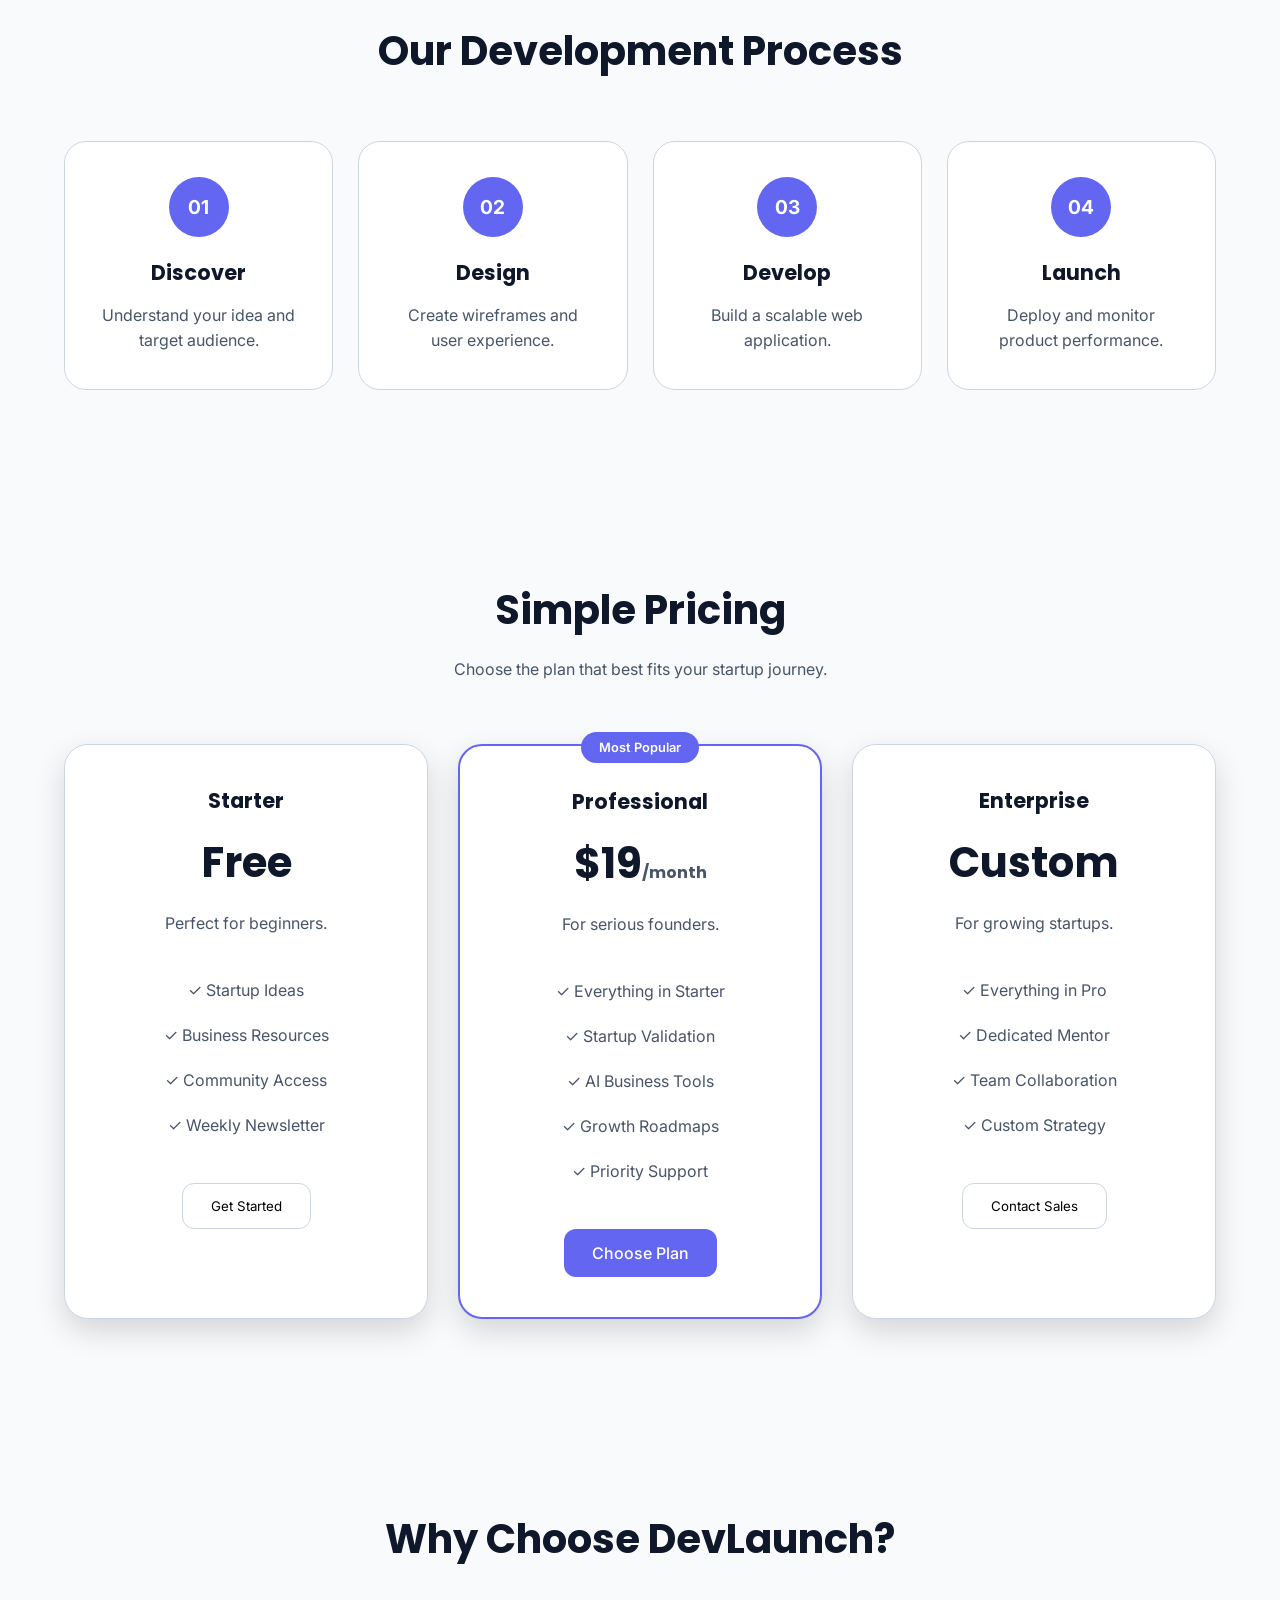
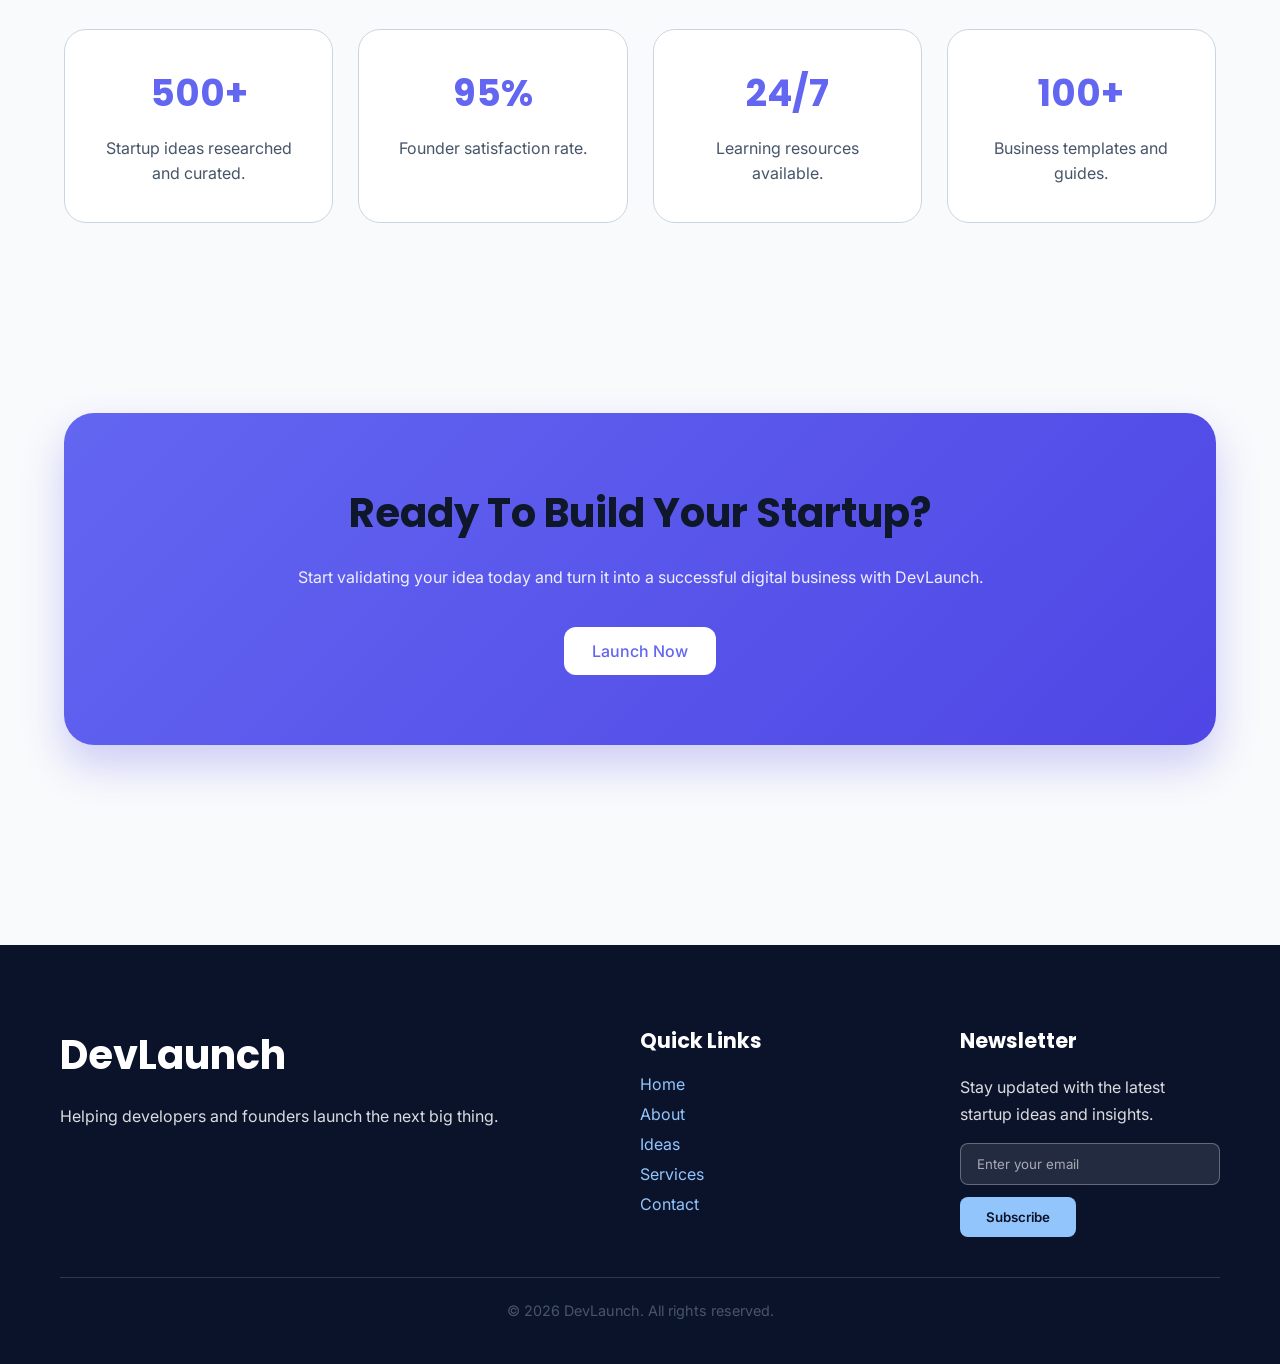
<file: services.html>
<!doctype html>
<html lang="en">
  <head>
    <meta charset="UTF-8" />

    <meta name="viewport" content="width=device-width, initial-scale=1.0" />

    <title>Services | DevLaunch</title>

    <!-- Google Fonts -->

    <link rel="preconnect" href="https://fonts.googleapis.com" />

    <link rel="preconnect" href="https://fonts.gstatic.com" crossorigin />

    <link
      href="https://fonts.googleapis.com/css2?family=Inter:wght@300;400;500;600&family=Poppins:wght@500;600;700&display=swap"
      rel="stylesheet"
    />

    <!-- CSS -->

    <link rel="stylesheet" href="./css/style.css" />

    <link rel="stylesheet" href="./css/services.css" />

    <link rel="stylesheet" href="./css/responsive.css" />
  </head>

  <body>
    <!-- ===========================
            NAVBAR
    ============================ -->

    <header>
      <nav class="navbar">
        <div class="logo">
          <h2>DevLaunch</h2>
        </div>

        <ul class="nav-links">
          <li><a href="index.html">Home</a></li>

          <li><a href="about.html">About</a></li>

          <li><a href="ideas.html">Ideas</a></li>

          <li><a href="services.html" class="active">Services</a></li>

          <li><a href="contact.html">Contact</a></li>
        </ul>

         <button class="primary-btn" onclick="window.location.href='contact.html'">
                Get Started
            </button>
      </nav>
    </header>

    <!-- ===========================
            HERO
    ============================ -->

    <section class="services-hero">
      <div class="hero-content">
        <span class="hero-tag"> 💼 Professional Startup Services </span>

        <h1>Everything You Need To Launch Your Startup</h1>

        <p>
          From idea validation to product launch, DevLaunch helps founders build
          successful digital businesses through expert guidance and practical
          development strategies.
        </p>
      </div>
    </section>

    <!-- ===========================
            SERVICES
    ============================ -->

    <section class="services-grid">
      <div class="section-heading">
        <h2>What We Offer</h2>

        <p>End-to-end startup services designed for modern entrepreneurs.</p>
      </div>

      <div class="services-container">
        <!-- Card 1 -->

        <article class="service-card">
          <div class="service-icon">💡</div>

          <h3>Idea Validation</h3>

          <p>
            Validate your startup idea using market research, competitor
            analysis and customer feedback.
          </p>
        </article>

        <!-- Card 2 -->

        <article class="service-card">
          <div class="service-icon">🖥️</div>

          <h3>MVP Development</h3>

          <p>
            Build a Minimum Viable Product using modern web technologies with
            scalability in mind.
          </p>
        </article>

        <!-- Card 3 -->

        <article class="service-card">
          <div class="service-icon">📈</div>

          <h3>Growth Strategy</h3>

          <p>
            Learn proven strategies for acquiring users, marketing your product
            and increasing revenue.
          </p>
        </article>

        <!-- Card 4 -->

        <article class="service-card">
          <div class="service-icon">🤖</div>

          <h3>AI Integration</h3>

          <p>
            Integrate modern AI features into your application to improve
            productivity and user experience.
          </p>
        </article>

        <!-- Card 5 -->

        <article class="service-card">
          <div class="service-icon">🔒</div>

          <h3>Security Review</h3>

          <p>
            Secure your web application with authentication, authorization and
            modern security practices.
          </p>
        </article>

        <!-- Card 6 -->

        <article class="service-card">
          <div class="service-icon">🚀</div>

          <h3>Product Launch</h3>

          <p>
            Successfully launch your startup with deployment, analytics and
            marketing preparation.
          </p>
        </article>
      </div>
    </section>

    <!-- ===========================
        DEVELOPMENT PROCESS
    ============================ -->

    <section class="process">
      <div class="section-heading">
        <h2>Our Development Process</h2>
      </div>

      <div class="process-container">
        <div class="process-step">
          <span>01</span>

          <h3>Discover</h3>

          <p>Understand your idea and target audience.</p>
        </div>

        <div class="process-step">
          <span>02</span>

          <h3>Design</h3>

          <p>Create wireframes and user experience.</p>
        </div>

        <div class="process-step">
          <span>03</span>

          <h3>Develop</h3>

          <p>Build a scalable web application.</p>
        </div>

        <div class="process-step">
          <span>04</span>

          <h3>Launch</h3>

          <p>Deploy and monitor product performance.</p>
        </div>
      </div>
    </section>

    <!-- ===========================
            PRICING
    ============================ -->

    <section class="pricing">
      <div class="section-heading">
        <h2>Simple Pricing</h2>

        <p>Choose the plan that best fits your startup journey.</p>
      </div>

      <div class="pricing-container">
        <!-- Starter -->

        <article class="pricing-card">
          <h3>Starter</h3>

          <h2>Free</h2>

          <p>Perfect for beginners.</p>

          <ul>
            <li>✓ Startup Ideas</li>
            <li>✓ Business Resources</li>
            <li>✓ Community Access</li>
            <li>✓ Weekly Newsletter</li>
          </ul>

          <button class="secondary-btn" onclick="window.location.href='contact.html'">
                Get Started
            </button>
        </article>

        <!-- Pro -->

        <article class="pricing-card featured-plan">
          <span class="popular-tag"> Most Popular </span>

          <h3>Professional</h3>

          <h2>$19<span>/month</span></h2>

          <p>For serious founders.</p>

          <ul>
            <li>✓ Everything in Starter</li>
            <li>✓ Startup Validation</li>
            <li>✓ AI Business Tools</li>
            <li>✓ Growth Roadmaps</li>
            <li>✓ Priority Support</li>
          </ul>

          <button class="primary-btn">Choose Plan</button>
        </article>

        <!-- Enterprise -->

        <article class="pricing-card">
          <h3>Enterprise</h3>

          <h2>Custom</h2>

          <p>For growing startups.</p>

          <ul>
            <li>✓ Everything in Pro</li>
            <li>✓ Dedicated Mentor</li>
            <li>✓ Team Collaboration</li>
            <li>✓ Custom Strategy</li>
          </ul>

          <button class="secondary-btn">Contact Sales</button>
        </article>
      </div>
    </section>

    <!-- ===========================
            WHY CHOOSE US
    ============================ -->

    <section class="why-us">
      <div class="section-heading">
        <h2>Why Choose DevLaunch?</h2>
      </div>

      <div class="why-container">
        <div class="why-card">
          <h3>500+</h3>

          <p>Startup ideas researched and curated.</p>
        </div>

        <div class="why-card">
          <h3>95%</h3>

          <p>Founder satisfaction rate.</p>
        </div>

        <div class="why-card">
          <h3>24/7</h3>

          <p>Learning resources available.</p>
        </div>

        <div class="why-card">
          <h3>100+</h3>

          <p>Business templates and guides.</p>
        </div>
      </div>
    </section>

    <!-- ===========================
                CTA
    ============================ -->

    <section class="services-cta">
      <div class="cta-card">
        <h2>Ready To Build Your Startup?</h2>

        <p>
          Start validating your idea today and turn it into a successful digital
          business with DevLaunch.
        </p>

        <button class="primary-btn">Launch Now</button>
      </div>
    </section>

    <!-- ===========================
                FOOTER
    ============================ -->

    <footer>
      <div class="footer-container">
        <div class="footer-column brand">
          <h2>DevLaunch</h2>
          <p>Helping developers and founders launch the next big thing.</p>
        </div>

        <div class="footer-column links">
          <h3>Quick Links</h3>
          <ul>
            <li><a href="index.html">Home</a></li>
            <li><a href="about.html">About</a></li>
            <li><a href="ideas.html">Ideas</a></li>
            <li><a href="services.html">Services</a></li>
            <li><a href="contact.html">Contact</a></li>
          </ul>
        </div>

        <div class="footer-column newsletter">
          <h3>Newsletter</h3>
          <p>Stay updated with the latest startup ideas and insights.</p>
          <input type="email" placeholder="Enter your email" />
          <button>Subscribe</button>
        </div>
      </div>

      <div class="footer-bottom">
        <p>© 2026 DevLaunch. All rights reserved.</p>
      </div>
    </footer>

    <script src="../js/navbar.js"></script>
  </body>
</html>
</file>
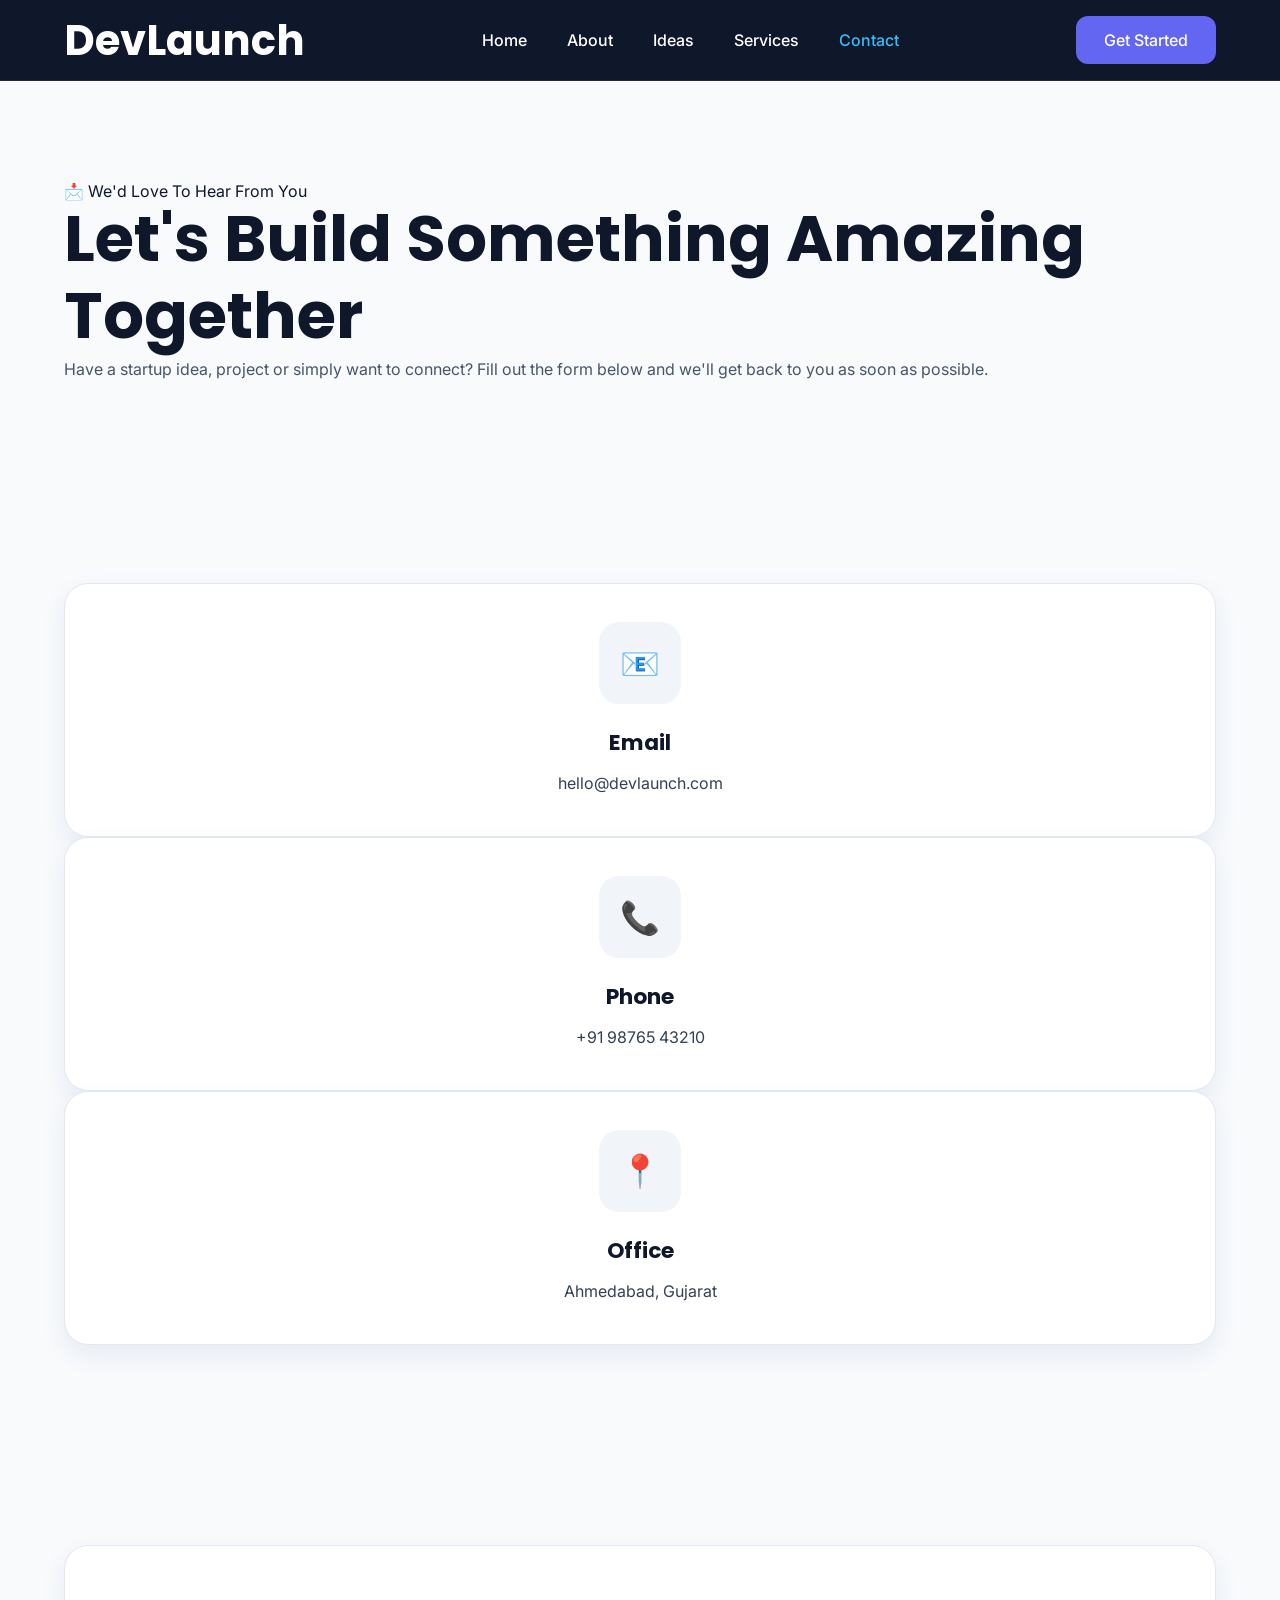
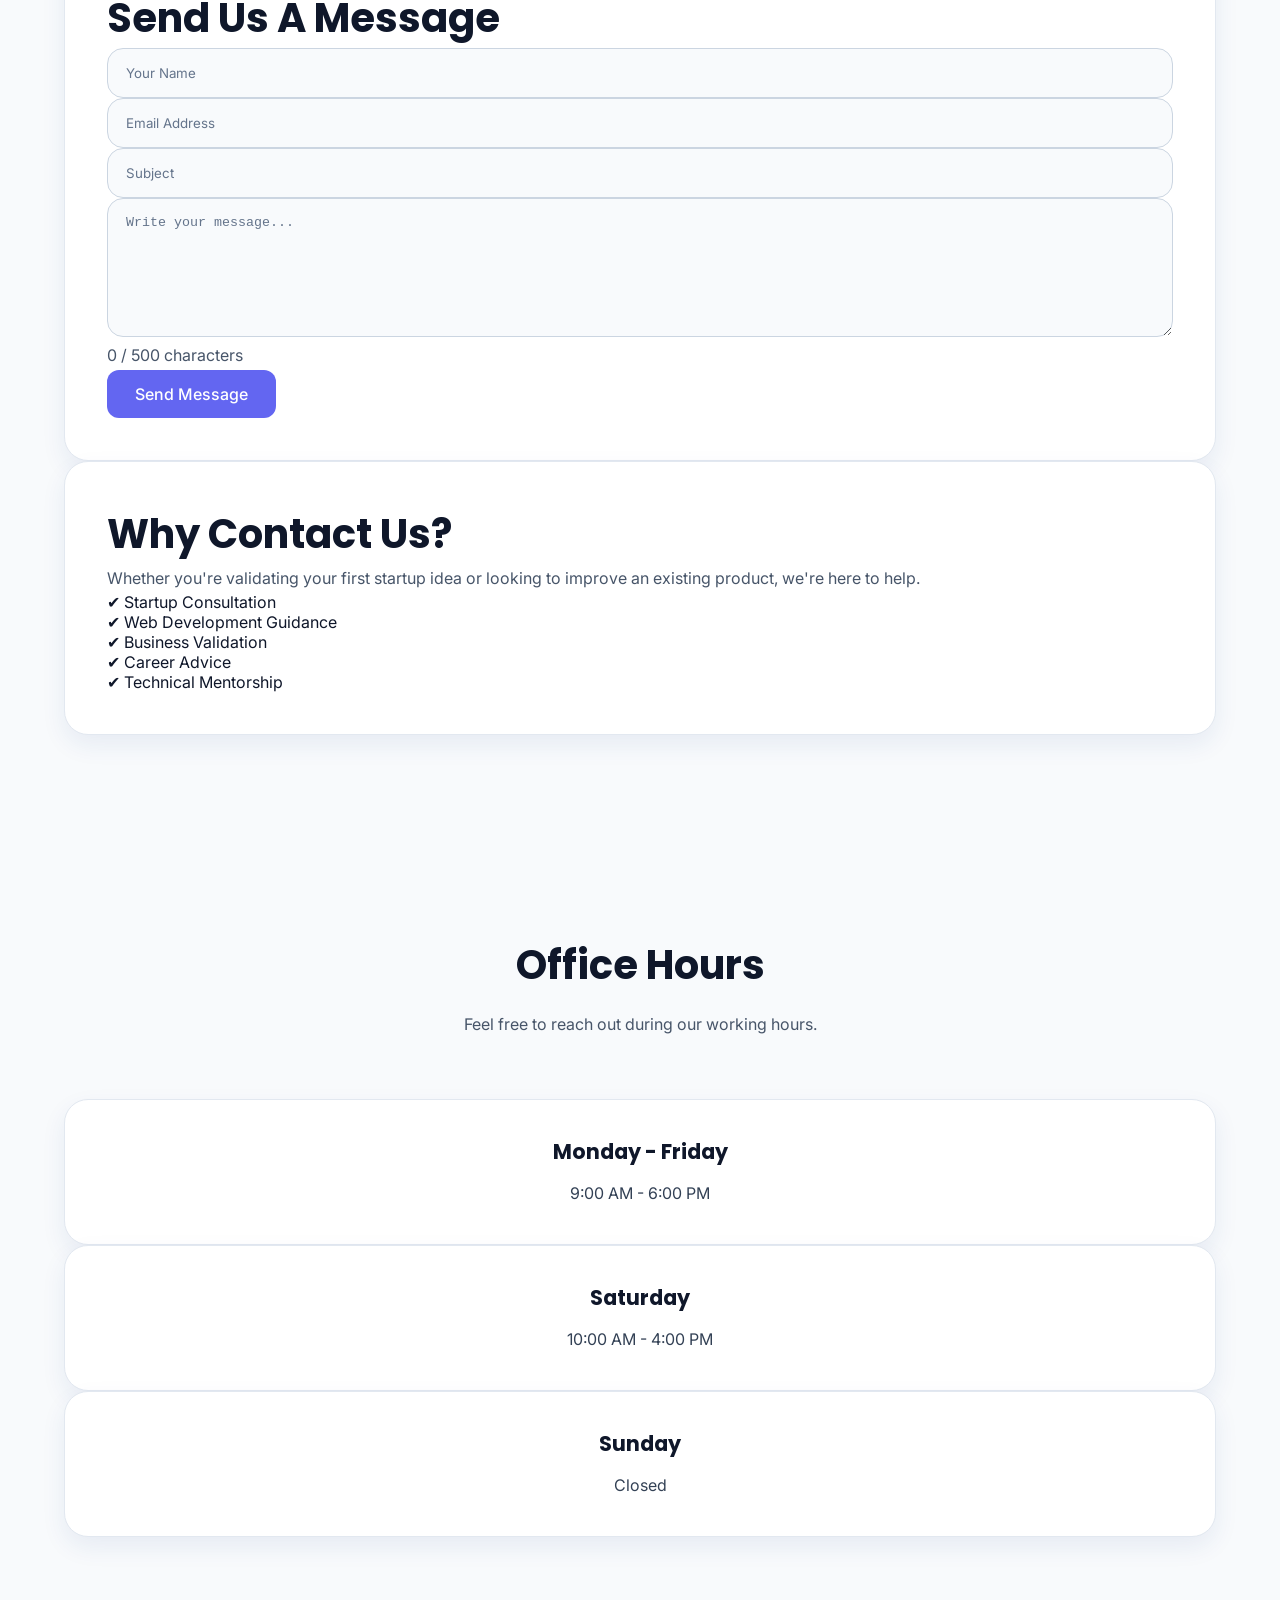
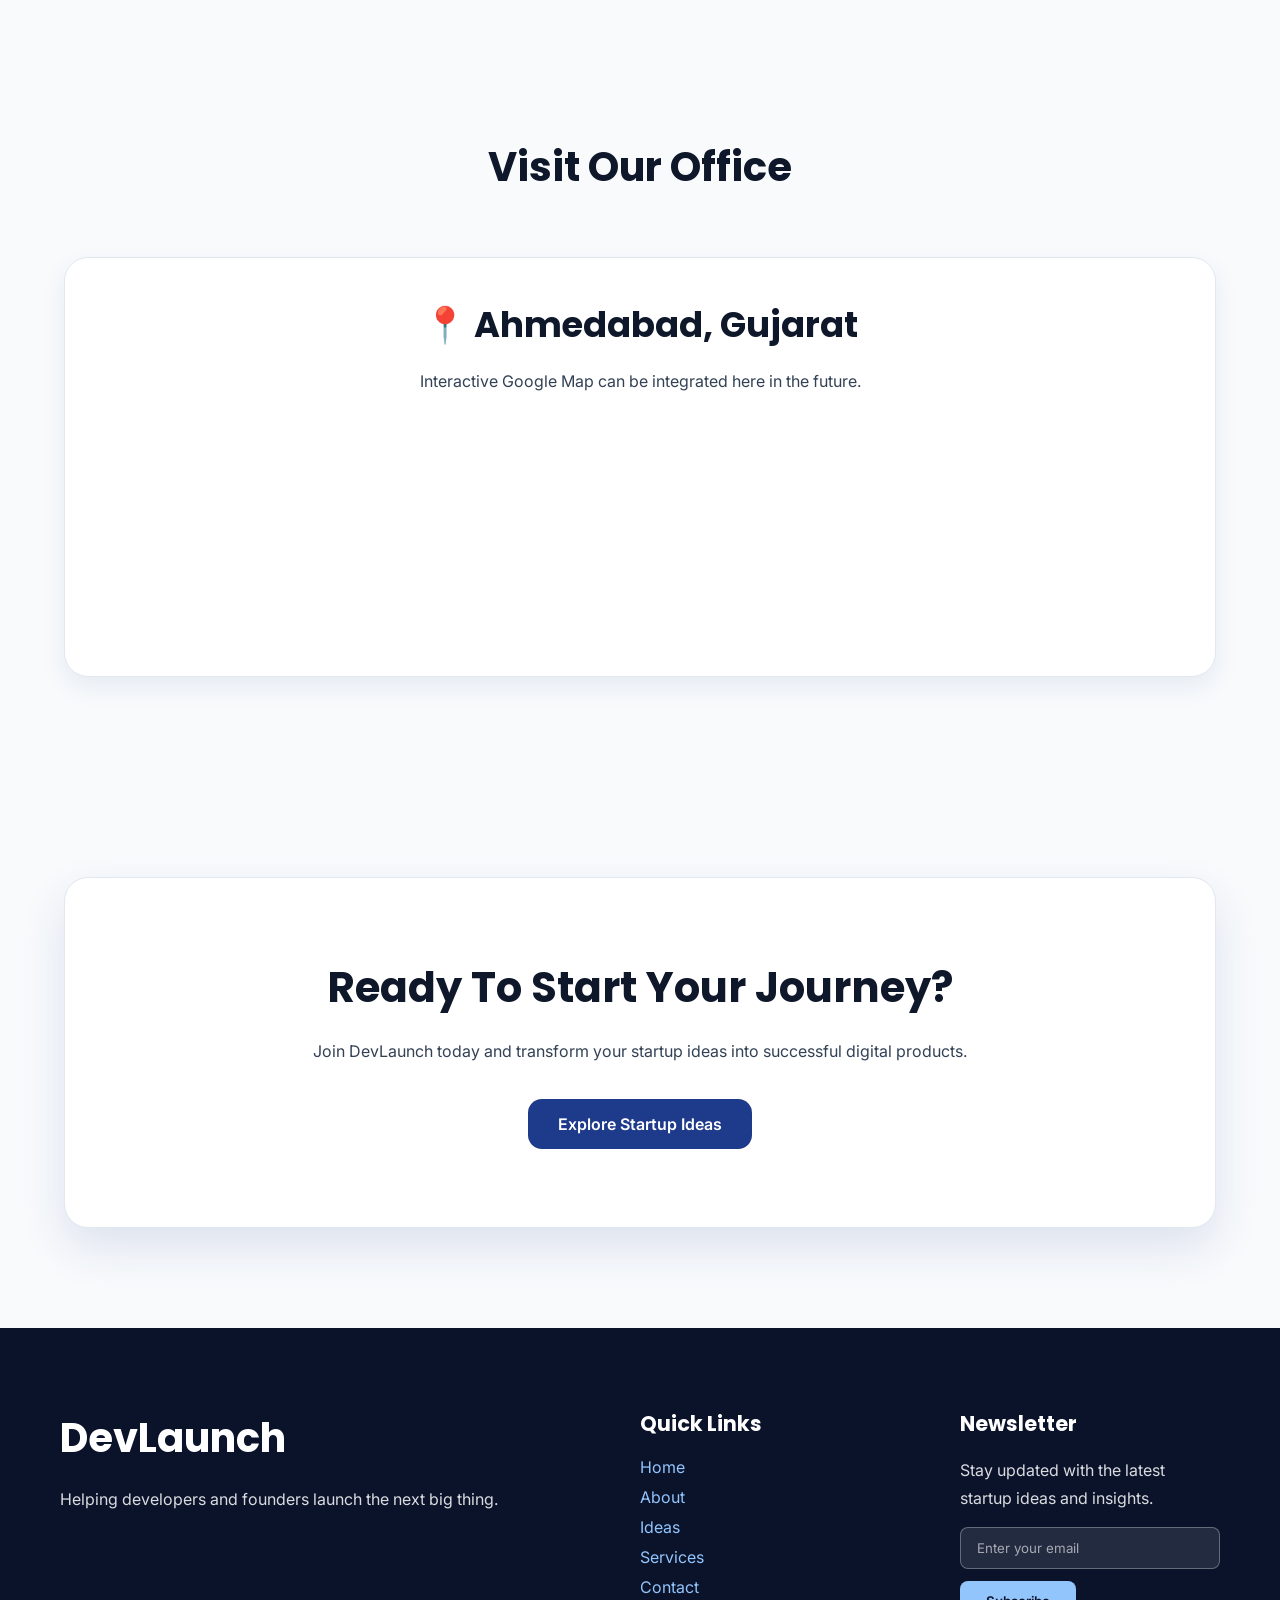
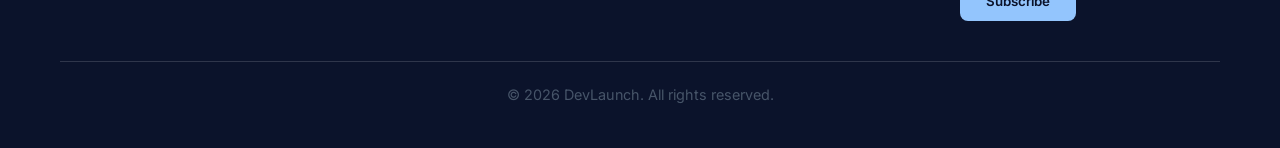
<file: html/contact.html>
<!DOCTYPE html>
<html lang="en">

<head>

    <meta charset="UTF-8">

    <meta name="viewport"
        content="width=device-width, initial-scale=1.0">

    <title>Contact | DevLaunch</title>

    <!-- Google Fonts -->

    <link rel="preconnect"
        href="https://fonts.googleapis.com">

    <link rel="preconnect"
        href="https://fonts.gstatic.com"
        crossorigin>

    <link href="https://fonts.googleapis.com/css2?family=Inter:wght@300;400;500;600&family=Poppins:wght@500;600;700&display=swap"
        rel="stylesheet">

    <!-- CSS -->

    <link rel="stylesheet"
        href="../css/style.css">

    <link rel="stylesheet"
        href="../css/contact.css">

    <link rel="stylesheet"
        href="../css/responsive.css">

</head>

<body>

    <!-- ===========================
            NAVBAR
    ============================ -->

    <header>

        <nav class="navbar">

            <div class="logo">

                <h2>DevLaunch</h2>

            </div>

            <ul class="nav-links">

                <li><a href="index.html">Home</a></li>

                <li><a href="about.html">About</a></li>

                <li><a href="ideas.html">Ideas</a></li>

                <li><a href="services.html">Services</a></li>

                <li><a href="contact.html" class="active">Contact</a></li>

            </ul>

            <button class="primary-btn">

                Get Started

            </button>

        </nav>

    </header>

    <!-- ===========================
            HERO
    ============================ -->

    <section class="contact-hero">

        <div class="hero-content">

            <span class="hero-tag">

                📩 We'd Love To Hear From You

            </span>

            <h1>

                Let's Build Something Amazing Together

            </h1>

            <p>

                Have a startup idea, project or simply want
                to connect? Fill out the form below and
                we'll get back to you as soon as possible.

            </p>

        </div>

    </section>

    <!-- ===========================
        CONTACT INFO
    ============================ -->

    <section class="contact-info">

        <div class="contact-cards">

            <article class="contact-card">

                <div class="contact-icon">

                    📧

                </div>

                <h3>Email</h3>

                <p>hello@devlaunch.com</p>

            </article>

            <article class="contact-card">

                <div class="contact-icon">

                    📞

                </div>

                <h3>Phone</h3>

                <p>+91 98765 43210</p>

            </article>

            <article class="contact-card">

                <div class="contact-icon">

                    📍

                </div>

                <h3>Office</h3>

                <p>Ahmedabad, Gujarat</p>

            </article>

        </div>

    </section>

    <!-- ===========================
            CONTACT FORM
    ============================ -->

    <section class="contact-form-section">

        <div class="contact-wrapper">

            <div class="form-container">

                <h2>

                    Send Us A Message

                </h2>

                <form id="contactForm">

                    <div class="input-group">

                        <input
                            type="text"
                            id="name"
                            placeholder="Your Name"
                            required>

                    </div>

                    <div class="input-group">

                        <input
                            type="email"
                            id="email"
                            placeholder="Email Address"
                            required>

                    </div>

                    <div class="input-group">

                        <input
                            type="text"
                            id="subject"
                            placeholder="Subject"
                            required>

                    </div>

                    <div class="input-group">

                        <textarea
                            id="message"
                            rows="7"
                            placeholder="Write your message..."
                            required></textarea>
                        <p id="charCount">0 / 500 characters</p>
                    </div>

                    <button
                        type="submit"
                        class="primary-btn">

                        Send Message

                    </button>
                    <p id="successMessage"></p>
                </form>

            </div>

            <div class="contact-side">

                <h2>

                    Why Contact Us?

                </h2>

                <p>

                    Whether you're validating your first
                    startup idea or looking to improve an
                    existing product, we're here to help.

                </p>

                <ul>

                    <li>✔ Startup Consultation</li>

                    <li>✔ Web Development Guidance</li>

                    <li>✔ Business Validation</li>

                    <li>✔ Career Advice</li>

                    <li>✔ Technical Mentorship</li>

                </ul>

            </div>

        </div>

    </section>

    <!-- ===========================
            OFFICE HOURS
    ============================ -->

    <section class="office-hours">

        <div class="section-heading">

            <h2>

                Office Hours

            </h2>

            <p>

                Feel free to reach out during our working hours.

            </p>

        </div>

        <div class="hours-container">

            <div class="hour-card">

                <h3>Monday - Friday</h3>

                <p>9:00 AM - 6:00 PM</p>

            </div>

            <div class="hour-card">

                <h3>Saturday</h3>

                <p>10:00 AM - 4:00 PM</p>

            </div>

            <div class="hour-card">

                <h3>Sunday</h3>

                <p>Closed</p>

            </div>

        </div>

    </section>



    <!-- ===========================
                MAP
    ============================ -->

    <section class="map-section">

        <div class="section-heading">

            <h2>

                Visit Our Office

            </h2>

        </div>

        <div class="map-placeholder">

            <div class="map-content">

                <h3>

                    📍 Ahmedabad, Gujarat

                </h3>

                <p>

                    Interactive Google Map can be integrated
                    here in the future.

                </p>

            </div>

        </div>

    </section>



    <!-- ===========================
                CTA
    ============================ -->

    <section class="contact-cta">

        <div class="cta-card">

            <h2>

                Ready To Start Your Journey?

            </h2>

            <p>

                Join DevLaunch today and transform your
                startup ideas into successful digital products.

            </p>

            <button class="primary-btn">

                Explore Startup Ideas

            </button>

        </div>

    </section>



    <!-- ===========================
                FOOTER
    ============================ -->

    <footer>
  <div class="footer-container">
    <div class="footer-column brand">
      <h2>DevLaunch</h2>
      <p>Helping developers and founders launch the next big thing.</p>
    </div>

    <div class="footer-column links">
      <h3>Quick Links</h3>
      <ul>
        <li><a href="index.html">Home</a></li>
        <li><a href="about.html">About</a></li>
        <li><a href="ideas.html">Ideas</a></li>
        <li><a href="services.html">Services</a></li>
        <li><a href="contact.html">Contact</a></li>
      </ul>
    </div>

    <div class="footer-column newsletter">
      <h3>Newsletter</h3>
      <p>Stay updated with the latest startup ideas and insights.</p>
      <input type="email" placeholder="Enter your email">
      <button>Subscribe</button>
    </div>
  </div>

  <div class="footer-bottom">
    <p>© 2026 DevLaunch. All rights reserved.</p>
  </div>
</footer>




    <!-- JavaScript -->

    <script src="../js/navbar.js"></script>

    <script src="../js/contact.js"></script>

</body>

</html>
</file>
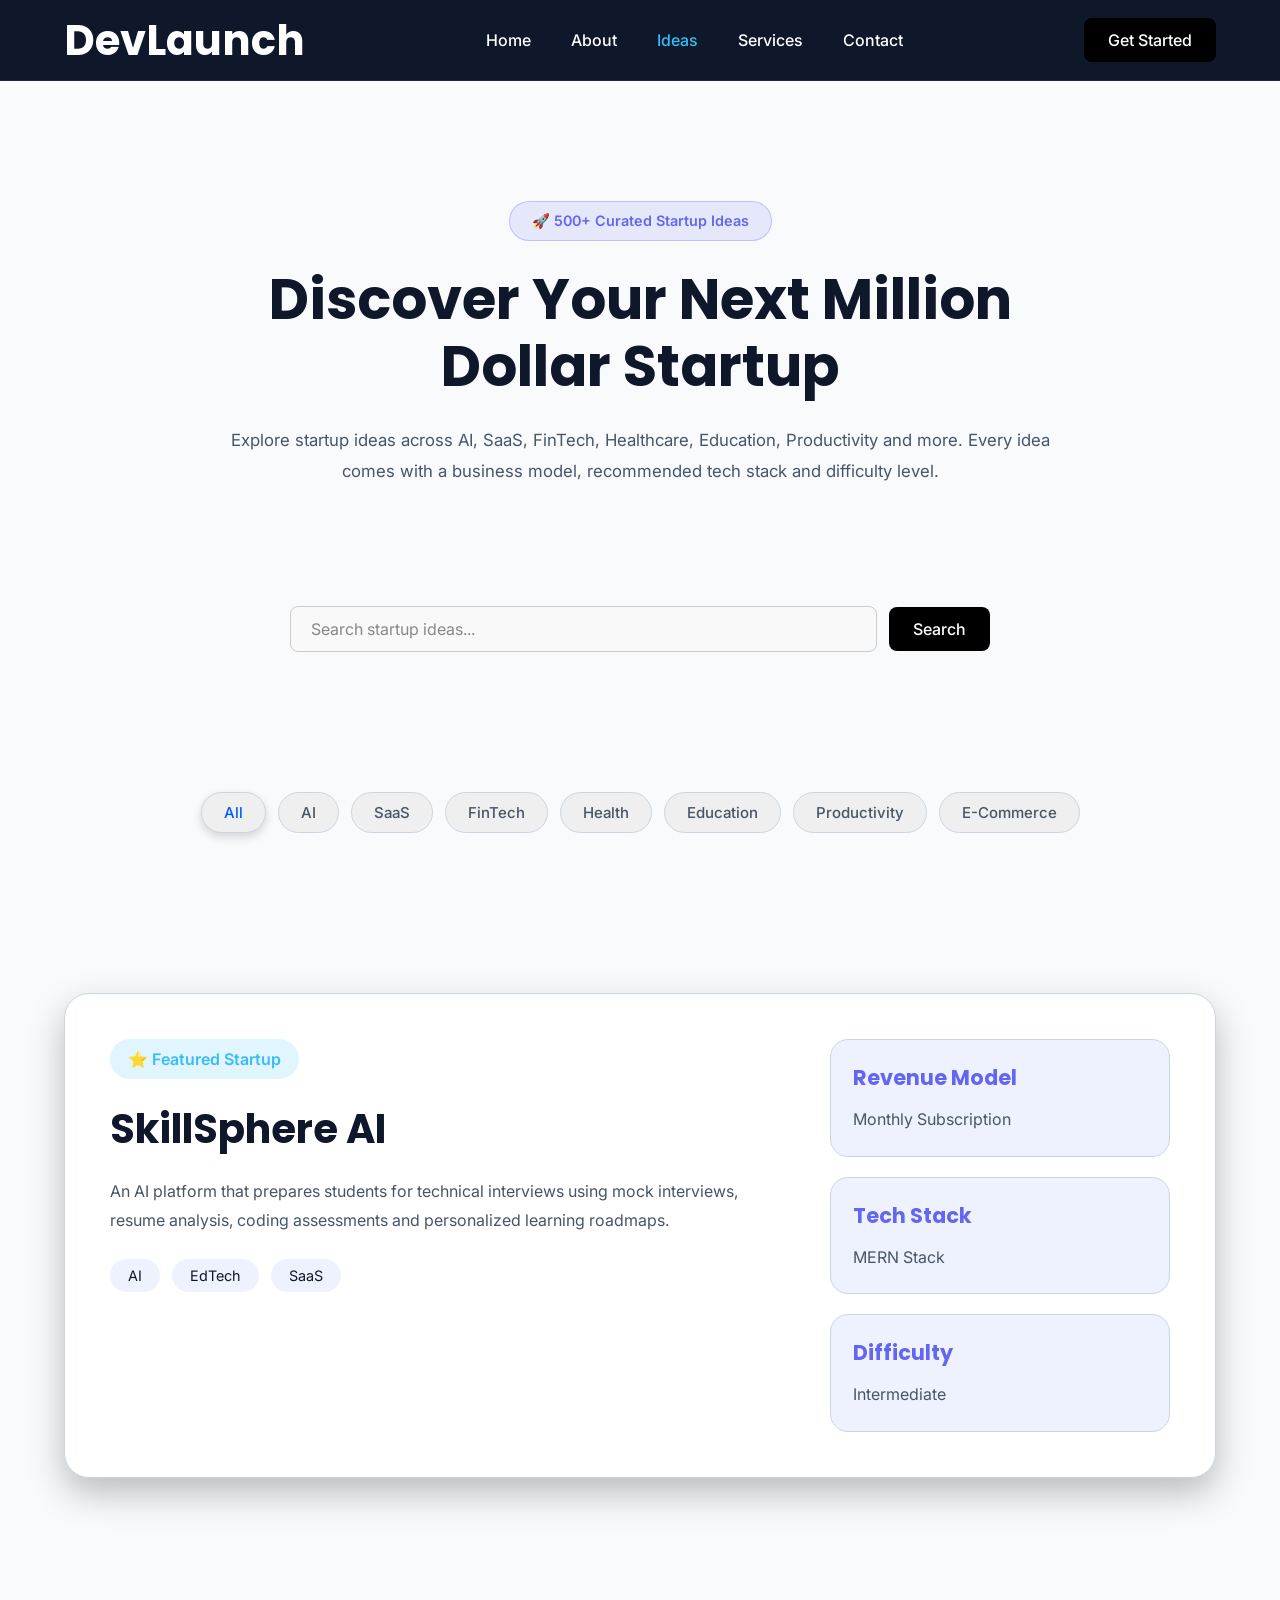
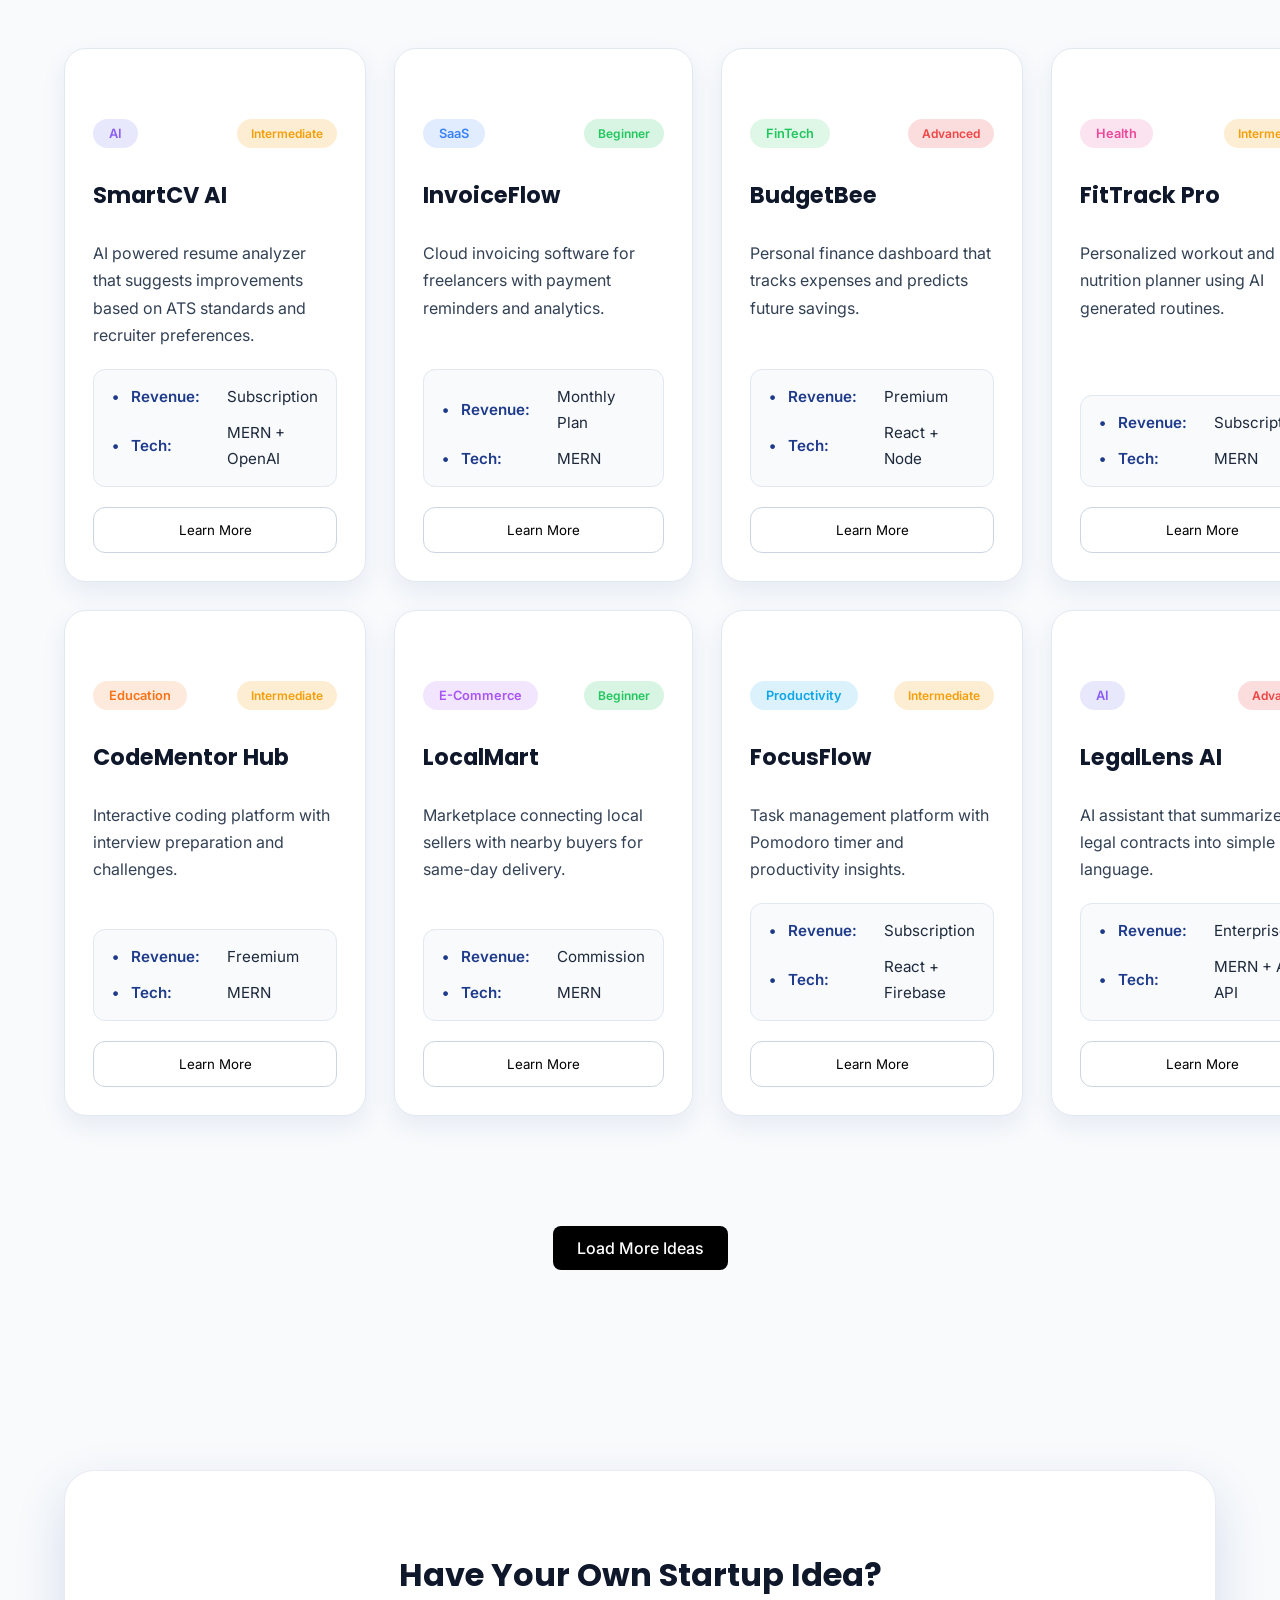
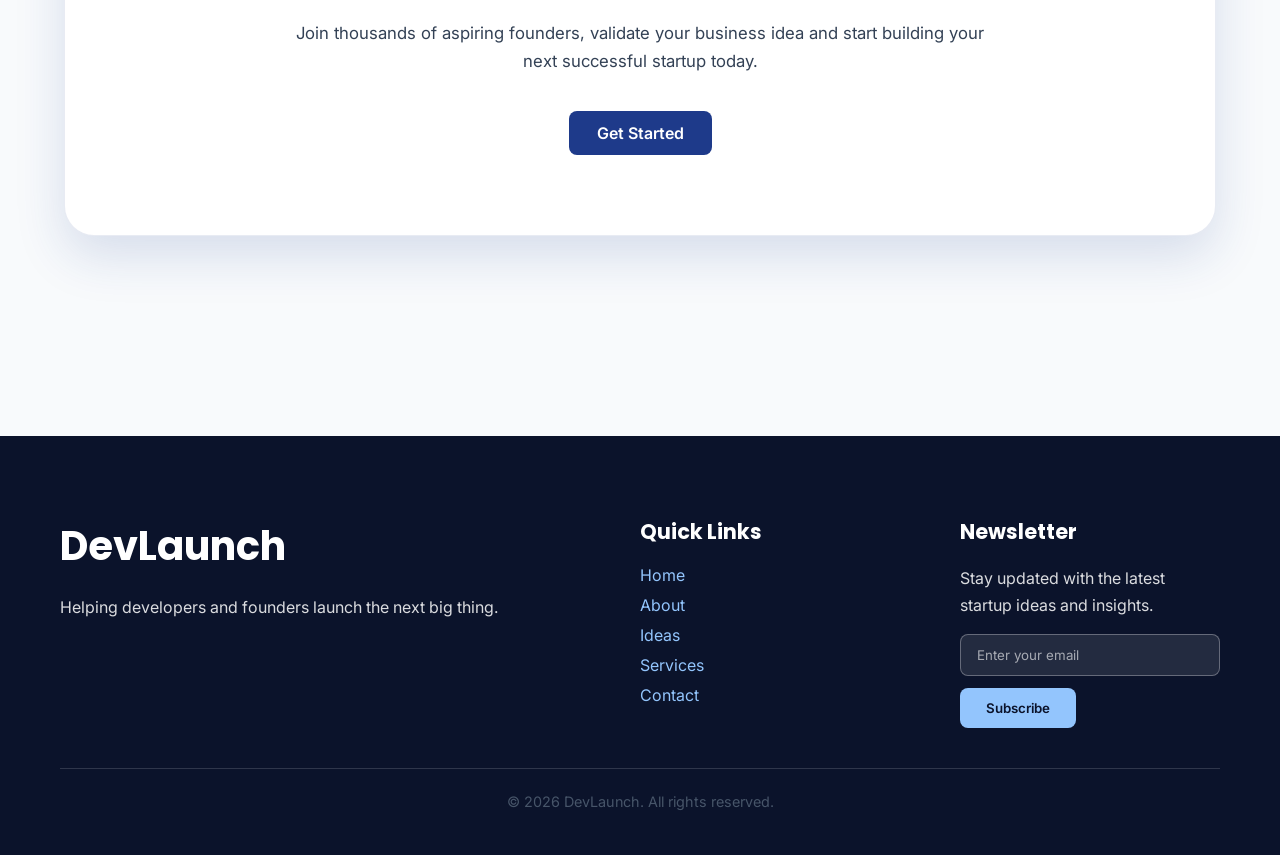
<file: html/ideas.html>
<!DOCTYPE html>
<html lang="en">
<head>
    <meta charset="UTF-8">
    <meta name="viewport" content="width=device-width, initial-scale=1.0">
    <title>Startup Ideas | DevLaunch</title>

    <!-- Google Fonts -->
    <link rel="preconnect" href="https://fonts.googleapis.com">
    <link rel="preconnect" href="https://fonts.gstatic.com" crossorigin>

    <link href="https://fonts.googleapis.com/css2?family=Inter:wght@300;400;500;600&family=Poppins:wght@500;600;700&display=swap" rel="stylesheet">

    <!-- CSS -->
    <link rel="stylesheet" href="../css/style.css"> 
    <link rel="stylesheet" href="../css/ideas.css">
    <link rel="stylesheet" href="../css/responsive.css">
</head>

<body>

    <!-- =========================
            NAVBAR
    ========================== -->

    <header>

        <nav class="navbar">

            <div class="logo">
                <h2>DevLaunch</h2>
            </div>

            <ul class="nav-links">

                <li><a href="index.html">Home</a></li>

                <li><a href="about.html">About</a></li>

                <li><a href="ideas.html" class="active">Ideas</a></li>

                <li><a href="services.html">Services</a></li>

                <li><a href="contact.html">Contact</a></li>

            </ul>

            <button class="primary-btn">
                Get Started
            </button>

        </nav>

    </header>


    <!-- =========================
            HERO
    ========================== -->

    <section class="ideas-hero">

        <div class="hero-content">

            <span class="hero-tag">
                🚀 500+ Curated Startup Ideas
            </span>

            <h1>
                Discover Your Next
                Million Dollar Startup
            </h1>

            <p>
                Explore startup ideas across AI, SaaS, FinTech,
                Healthcare, Education, Productivity and more.
                Every idea comes with a business model,
                recommended tech stack and difficulty level.
            </p>

        </div>

    </section>



    <!-- =========================
          SEARCH SECTION
    ========================== -->

    <section class="search-section">

        <div class="search-container">

            <input
                type="text"
                id="searchInput"
                placeholder="Search startup ideas..."
            >

            <button class="primary-btn">

                Search

            </button>

        </div>

    </section>



    <!-- =========================
          FILTERS
    ========================== -->

    <section class="filters">

        <div class="filter-container">

            <button class="filter-btn active">
                All
            </button>

            <button class="filter-btn">
                AI
            </button>

            <button class="filter-btn">
                SaaS
            </button>

            <button class="filter-btn">
                FinTech
            </button>

            <button class="filter-btn">
                Health
            </button>

            <button class="filter-btn">
                Education
            </button>

            <button class="filter-btn">
                Productivity
            </button>

            <button class="filter-btn">
                E-Commerce
            </button>

        </div>

    </section>



    <!-- =========================
        FEATURED STARTUP
    ========================== -->

    <section class="featured-startup">

        <div class="featured-card">

            <div class="featured-left">

                <span class="featured-badge">

                    ⭐ Featured Startup

                </span>

                <h2>

                    SkillSphere AI

                </h2>

                <p>

                    An AI platform that prepares students
                    for technical interviews using mock
                    interviews, resume analysis,
                    coding assessments and personalized
                    learning roadmaps.

                </p>

                <div class="featured-tags">

                    <span>AI</span>

                    <span>EdTech</span>

                    <span>SaaS</span>

                </div>

            </div>


            <div class="featured-right">

                <div class="feature-box">

                    <h3>

                        Revenue Model

                    </h3>

                    <p>

                        Monthly Subscription

                    </p>

                </div>


                <div class="feature-box">

                    <h3>

                        Tech Stack

                    </h3>

                    <p>

                        MERN Stack

                    </p>

                </div>


                <div class="feature-box">

                    <h3>

                        Difficulty

                    </h3>

                    <p>

                        Intermediate

                    </p>

                </div>

            </div>

        </div>

    </section>



    <!-- =========================
        STARTUP IDEAS
    ========================== -->

    <section class="ideas-grid">
        <div class="ideas-container">

            <!-- ================= Card 1 ================= -->

            <article class="idea-card">

                <div class="idea-header">

                    <span class="category ai">
                        AI
                    </span>

                    <span class="difficulty medium">
                        Intermediate
                    </span>

                </div>

                <h3>SmartCV AI</h3>

                <p>
                    AI powered resume analyzer that
                    suggests improvements based on ATS
                    standards and recruiter preferences.
                </p>

                <div class="idea-info">

                    <p><strong>Revenue:</strong> Subscription</p>

                    <p><strong>Tech:</strong> MERN + OpenAI</p>

                </div>

                <button class="secondary-btn">
                    Learn More
                </button>

            </article>


            <!-- ================= Card 2 ================= -->

            <article class="idea-card">

                <div class="idea-header">

                    <span class="category saas">
                        SaaS
                    </span>

                    <span class="difficulty easy">
                        Beginner
                    </span>

                </div>

                <h3>InvoiceFlow</h3>

                <p>
                    Cloud invoicing software for freelancers
                    with payment reminders and analytics.
                </p>

                <div class="idea-info">

                    <p><strong>Revenue:</strong> Monthly Plan</p>

                    <p><strong>Tech:</strong> MERN</p>

                </div>

                <button class="secondary-btn">
                    Learn More
                </button>

            </article>


            <!-- ================= Card 3 ================= -->

            <article class="idea-card">

                <div class="idea-header">

                    <span class="category fintech">
                        FinTech
                    </span>

                    <span class="difficulty hard">
                        Advanced
                    </span>

                </div>

                <h3>BudgetBee</h3>

                <p>
                    Personal finance dashboard that tracks
                    expenses and predicts future savings.
                </p>

                <div class="idea-info">

                    <p><strong>Revenue:</strong> Premium</p>

                    <p><strong>Tech:</strong> React + Node</p>

                </div>

                <button class="secondary-btn">
                    Learn More
                </button>

            </article>


            <!-- ================= Card 4 ================= -->

            <article class="idea-card">

                <div class="idea-header">

                    <span class="category health">
                        Health
                    </span>

                    <span class="difficulty medium">
                        Intermediate
                    </span>

                </div>

                <h3>FitTrack Pro</h3>

                <p>
                    Personalized workout and nutrition
                    planner using AI generated routines.
                </p>

                <div class="idea-info">

                    <p><strong>Revenue:</strong> Subscription</p>

                    <p><strong>Tech:</strong> MERN</p>

                </div>

                <button class="secondary-btn">
                    Learn More
                </button>

            </article>


            <!-- ================= Card 5 ================= -->

            <article class="idea-card">

                <div class="idea-header">

                    <span class="category education">
                        Education
                    </span>

                    <span class="difficulty medium">
                        Intermediate
                    </span>

                </div>

                <h3>CodeMentor Hub</h3>

                <p>
                    Interactive coding platform with
                    interview preparation and challenges.
                </p>

                <div class="idea-info">

                    <p><strong>Revenue:</strong> Freemium</p>

                    <p><strong>Tech:</strong> MERN</p>

                </div>

                <button class="secondary-btn">
                    Learn More
                </button>

            </article>


            <!-- ================= Card 6 ================= -->

            <article class="idea-card">

                <div class="idea-header">

                    <span class="category ecommerce">
                        E-Commerce
                    </span>

                    <span class="difficulty easy">
                        Beginner
                    </span>

                </div>

                <h3>LocalMart</h3>

                <p>
                    Marketplace connecting local sellers
                    with nearby buyers for same-day delivery.
                </p>

                <div class="idea-info">

                    <p><strong>Revenue:</strong> Commission</p>

                    <p><strong>Tech:</strong> MERN</p>

                </div>

                <button class="secondary-btn">
                    Learn More
                </button>

            </article>


            <!-- ================= Card 7 ================= -->

            <article class="idea-card">

                <div class="idea-header">

                    <span class="category productivity">
                        Productivity
                    </span>

                    <span class="difficulty medium">
                        Intermediate
                    </span>

                </div>

                <h3>FocusFlow</h3>

                <p>
                    Task management platform with Pomodoro
                    timer and productivity insights.
                </p>

                <div class="idea-info">

                    <p><strong>Revenue:</strong> Subscription</p>

                    <p><strong>Tech:</strong> React + Firebase</p>

                </div>

                <button class="secondary-btn">
                    Learn More
                </button>

            </article>


            <!-- ================= Card 8 ================= -->

            <article class="idea-card">

                <div class="idea-header">

                    <span class="category ai">
                        AI
                    </span>

                    <span class="difficulty hard">
                        Advanced
                    </span>

                </div>

                <h3>LegalLens AI</h3>

                <p>
                    AI assistant that summarizes legal
                    contracts into simple language.
                </p>

                <div class="idea-info">

                    <p><strong>Revenue:</strong> Enterprise</p>

                    <p><strong>Tech:</strong> MERN + AI API</p>

                </div>

                <button class="secondary-btn">
                    Learn More
                </button>

            </article>

        </div>
            <!-- ================= Card 9 ================= -->

            <article class="idea-card">

                <div class="idea-header">

                    <span class="category education">
                        Education
                    </span>

                    <span class="difficulty easy">
                        Beginner
                    </span>

                </div>

                <h3>CampusConnect</h3>

                <p>
                    A platform where college students can
                    share notes, previous year papers,
                    events and internship opportunities.
                </p>

                <div class="idea-info">

                    <p><strong>Revenue:</strong> Ads + Premium</p>

                    <p><strong>Tech:</strong> MERN Stack</p>

                </div>

                <button class="secondary-btn">
                    Learn More
                </button>

            </article>


            <!-- ================= Card 10 ================= -->

            <article class="idea-card">

                <div class="idea-header">

                    <span class="category productivity">
                        Productivity
                    </span>

                    <span class="difficulty medium">
                        Intermediate
                    </span>

                </div>

                <h3>MeetingMind</h3>

                <p>
                    Automatically converts meeting recordings
                    into organized notes, action items and
                    summaries using AI.
                </p>

                <div class="idea-info">

                    <p><strong>Revenue:</strong> Subscription</p>

                    <p><strong>Tech:</strong> MERN + AI API</p>

                </div>

                <button class="secondary-btn">
                    Learn More
                </button>

            </article>


            <!-- ================= Card 11 ================= -->

            <article class="idea-card">

                <div class="idea-header">

                    <span class="category fintech">
                        FinTech
                    </span>

                    <span class="difficulty hard">
                        Advanced
                    </span>

                </div>

                <h3>InvestIQ</h3>

                <p>
                    Beginner-friendly investment dashboard
                    offering AI-based stock insights and
                    portfolio management.
                </p>

                <div class="idea-info">

                    <p><strong>Revenue:</strong> Premium</p>

                    <p><strong>Tech:</strong> React + Node</p>

                </div>

                <button class="secondary-btn">
                    Learn More
                </button>

            </article>


            <!-- ================= Card 12 ================= -->

            <article class="idea-card">

                <div class="idea-header">

                    <span class="category health">
                        Health
                    </span>

                    <span class="difficulty medium">
                        Intermediate
                    </span>

                </div>

                <h3>MediAssist</h3>

                <p>
                    Digital health assistant that reminds
                    patients to take medicines, track
                    symptoms and book doctor appointments.
                </p>

                <div class="idea-info">

                    <p><strong>Revenue:</strong> Subscription</p>

                    <p><strong>Tech:</strong> MERN Stack</p>

                </div>

                <button class="secondary-btn">
                    Learn More
                </button>

            </article>

        </div>

    </section>



    <!-- =========================
            LOAD MORE
    ========================== -->

    <section class="load-more">

        <button class="primary-btn" id="loadMoreBtn">
    Load More Ideas
</button>

    </section>



    <!-- =========================
              CTA
    ========================== -->

    <section class="ideas-cta">

        <div class="cta-card">

            <h2>

                Have Your Own Startup Idea?

            </h2>

            <p>

                Join thousands of aspiring founders,
                validate your business idea and start
                building your next successful startup today.

            </p>

            <button class="primary-btn">

                Get Started

            </button>

        </div>

    </section>



    <!-- =========================
            FOOTER
    ========================== -->

    <footer>
  <div class="footer-container">
    <div class="footer-column brand">
      <h2>DevLaunch</h2>
      <p>Helping developers and founders launch the next big thing.</p>
    </div>

    <div class="footer-column links">
      <h3>Quick Links</h3>
      <ul>
        <li><a href="index.html">Home</a></li>
        <li><a href="about.html">About</a></li>
        <li><a href="ideas.html">Ideas</a></li>
        <li><a href="services.html">Services</a></li>
        <li><a href="contact.html">Contact</a></li>
      </ul>
    </div>

    <div class="footer-column newsletter">
      <h3>Newsletter</h3>
      <p>Stay updated with the latest startup ideas and insights.</p>
      <input type="email" placeholder="Enter your email">
      <button>Subscribe</button>
    </div>
  </div>

  <div class="footer-bottom">
    <p>© 2026 DevLaunch. All rights reserved.</p>
  </div>
</footer>



    <!-- JavaScript -->

    <script src="../js/navbar.js"></script>
    <script src="../js/ideas.js"></script>

</body>
</html>
</file>
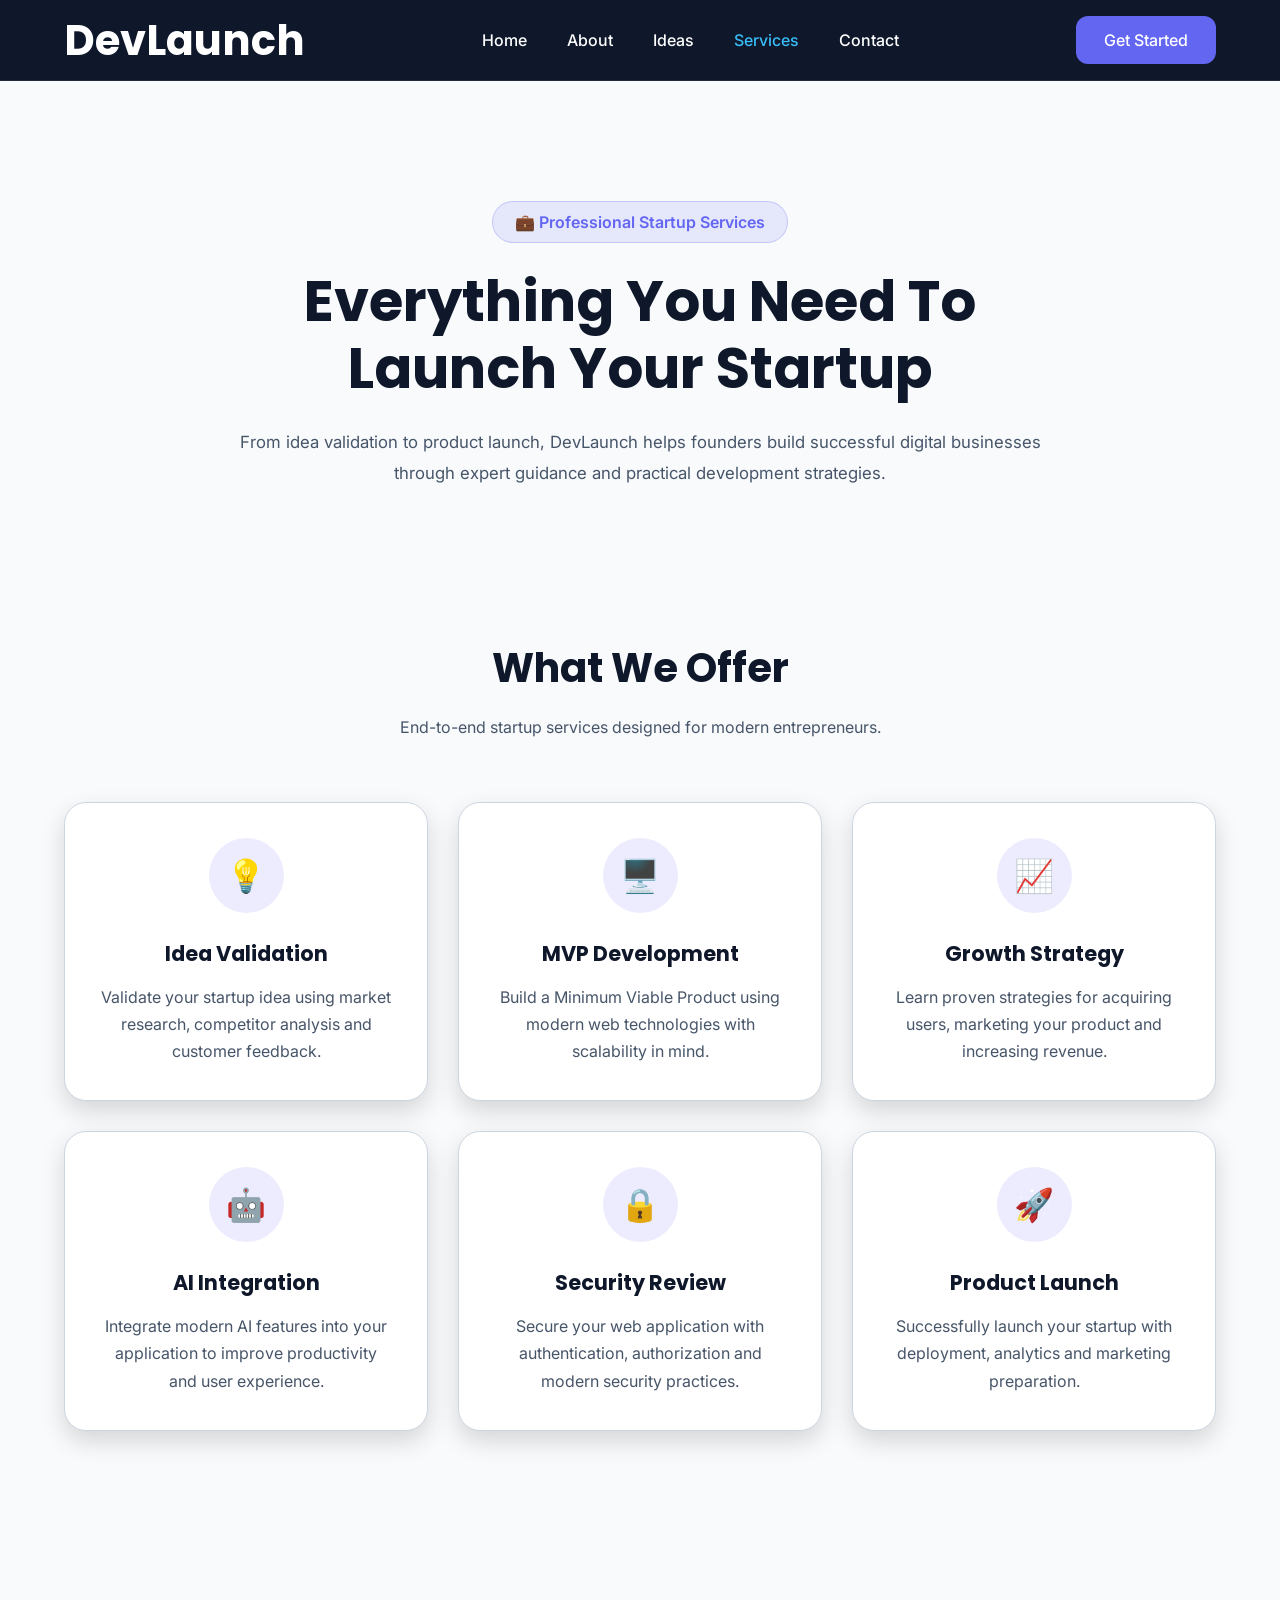
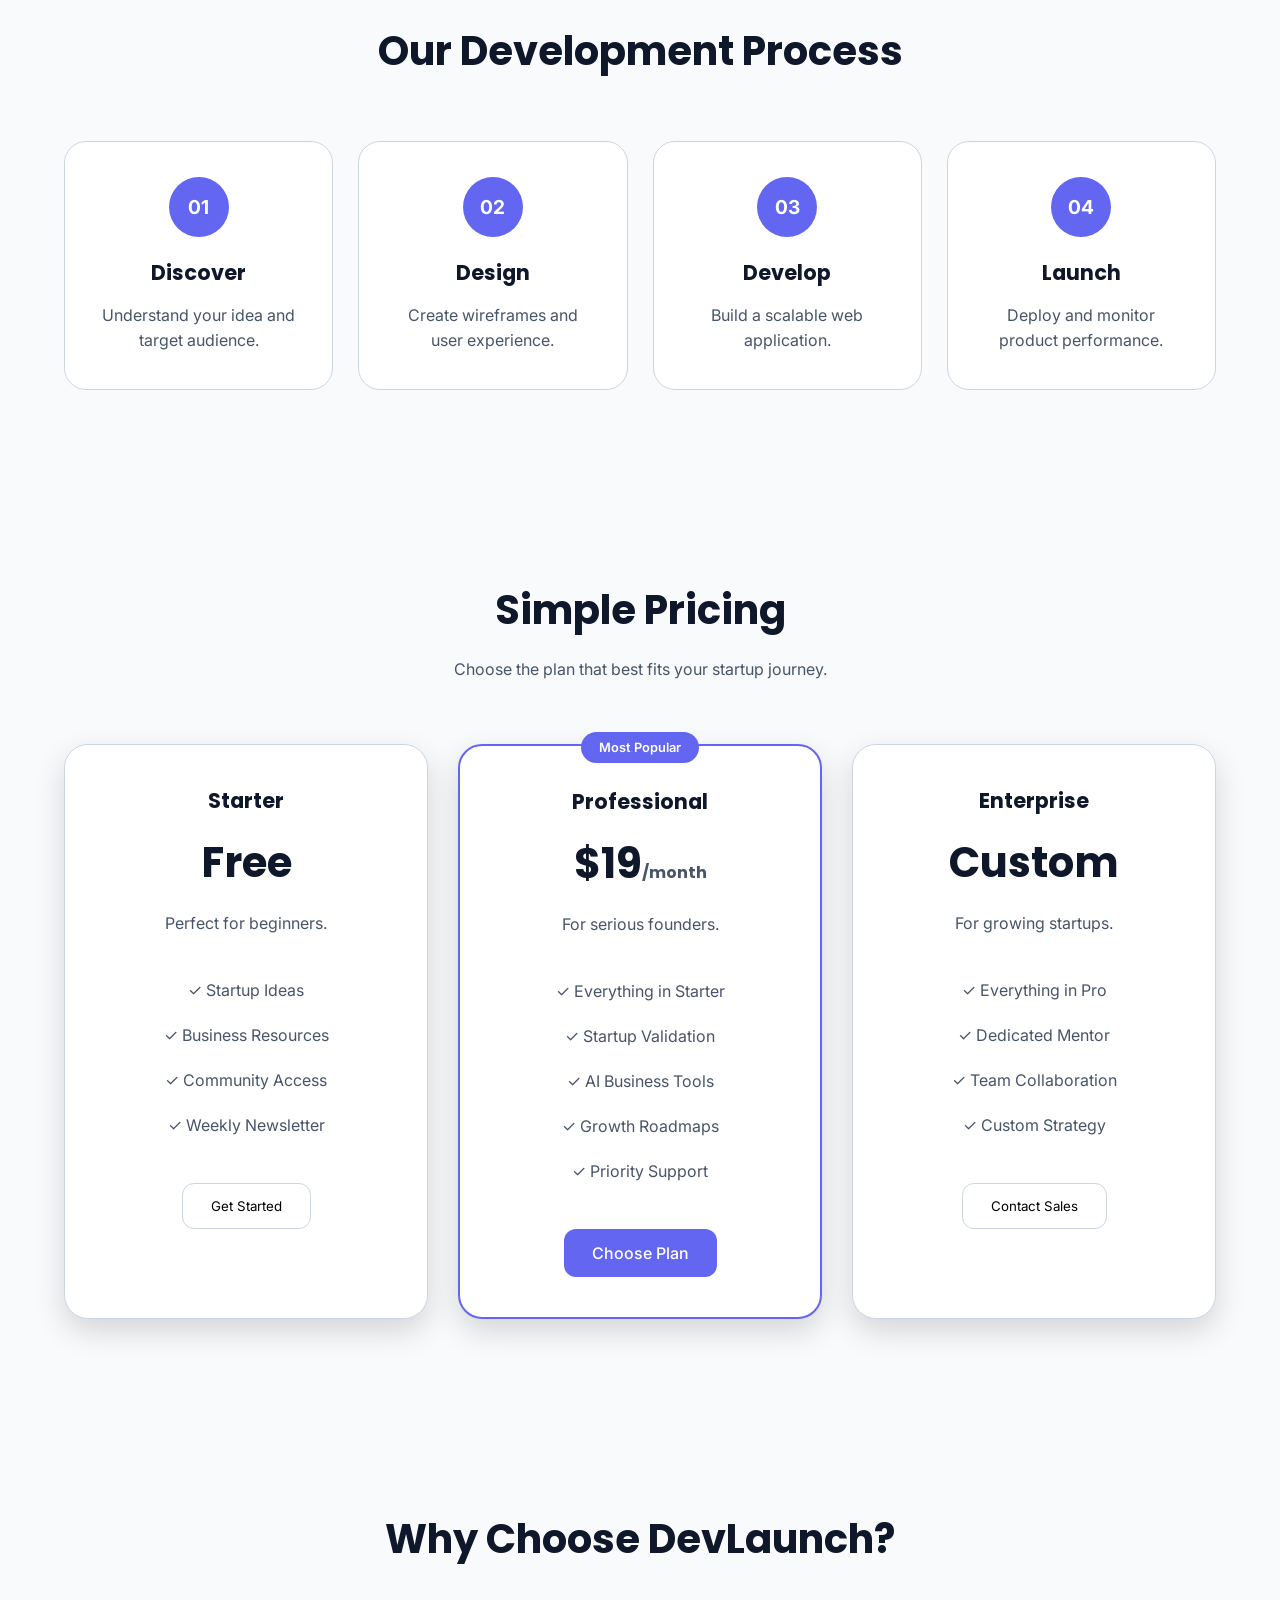
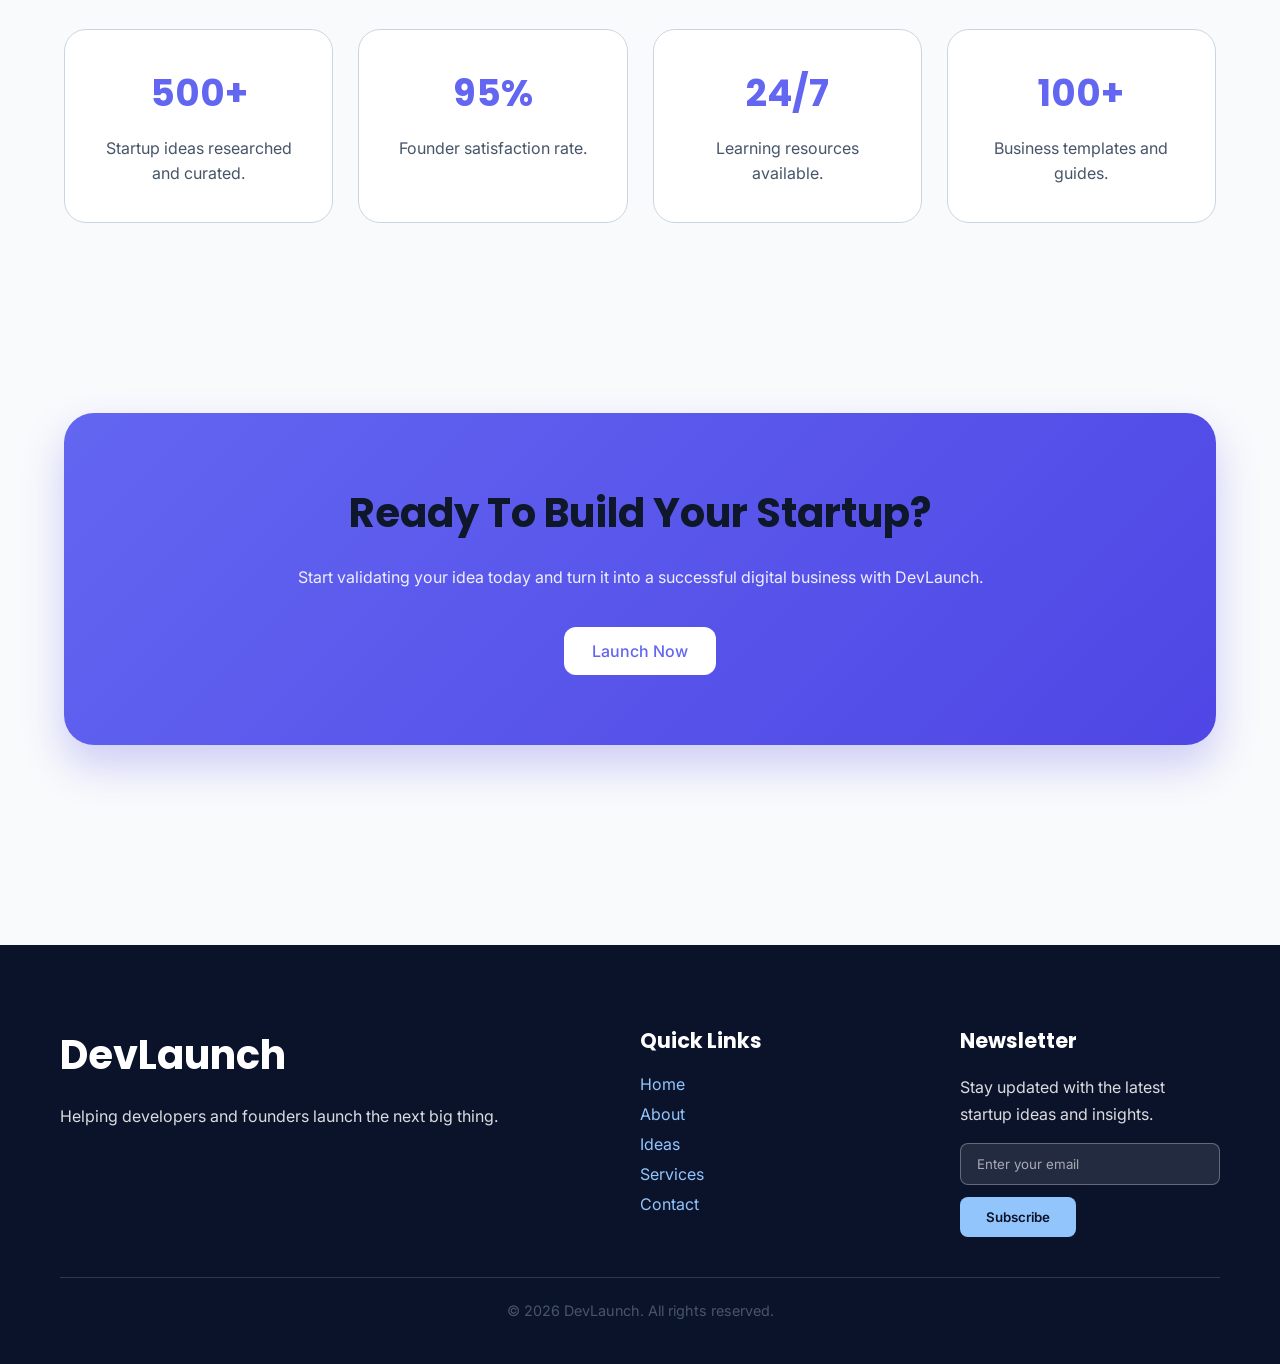
<file: html/services.html>
<!DOCTYPE html>
<html lang="en">

<head>

    <meta charset="UTF-8">

    <meta name="viewport"
        content="width=device-width, initial-scale=1.0">

    <title>Services | DevLaunch</title>

    <!-- Google Fonts -->

    <link rel="preconnect"
        href="https://fonts.googleapis.com">

    <link rel="preconnect"
        href="https://fonts.gstatic.com"
        crossorigin>

    <link href="https://fonts.googleapis.com/css2?family=Inter:wght@300;400;500;600&family=Poppins:wght@500;600;700&display=swap"
        rel="stylesheet">

    <!-- CSS -->

    <link rel="stylesheet"
        href="../css/style.css">

    <link rel="stylesheet"
        href="../css/services.css">

    <link rel="stylesheet"
        href="../css/responsive.css">

</head>

<body>

    <!-- ===========================
            NAVBAR
    ============================ -->

    <header>

        <nav class="navbar">

            <div class="logo">

                <h2>DevLaunch</h2>

            </div>

            <ul class="nav-links">
 
                <li><a href="index.html">Home</a></li>

                <li><a href="about.html">About</a></li>

                <li><a href="ideas.html">Ideas</a></li>

                <li><a href="services.html" class="active">Services</a></li>

                <li><a href="contact.html">Contact</a></li>

            </ul>

            <button class="primary-btn">

                Get Started

            </button>

        </nav>

    </header>



    <!-- ===========================
            HERO
    ============================ -->

    <section class="services-hero">

        <div class="hero-content">

            <span class="hero-tag">

                💼 Professional Startup Services

            </span>

            <h1>

                Everything You Need To
                Launch Your Startup

            </h1>

            <p>

                From idea validation to product launch,
                DevLaunch helps founders build successful
                digital businesses through expert guidance
                and practical development strategies.

            </p>

        </div>

    </section>



    <!-- ===========================
            SERVICES
    ============================ -->

    <section class="services-grid">

        <div class="section-heading">

            <h2>

                What We Offer

            </h2>

            <p>

                End-to-end startup services designed for modern entrepreneurs.

            </p>

        </div>

        <div class="services-container">

            <!-- Card 1 -->

            <article class="service-card">

                <div class="service-icon">

                    💡

                </div>

                <h3>

                    Idea Validation

                </h3>

                <p>

                    Validate your startup idea using market research,
                    competitor analysis and customer feedback.

                </p>

            </article>



            <!-- Card 2 -->

            <article class="service-card">

                <div class="service-icon">

                    🖥️

                </div>

                <h3>

                    MVP Development

                </h3>

                <p>

                    Build a Minimum Viable Product using modern web
                    technologies with scalability in mind.

                </p>

            </article>



            <!-- Card 3 -->

            <article class="service-card">

                <div class="service-icon">

                    📈

                </div>

                <h3>

                    Growth Strategy

                </h3>

                <p>

                    Learn proven strategies for acquiring users,
                    marketing your product and increasing revenue.

                </p>

            </article>



            <!-- Card 4 -->

            <article class="service-card">

                <div class="service-icon">

                    🤖

                </div>

                <h3>

                    AI Integration

                </h3>

                <p>

                    Integrate modern AI features into your application
                    to improve productivity and user experience.

                </p>

            </article>



            <!-- Card 5 -->

            <article class="service-card">

                <div class="service-icon">

                    🔒

                </div>

                <h3>

                    Security Review

                </h3>

                <p>

                    Secure your web application with authentication,
                    authorization and modern security practices.

                </p>

            </article>



            <!-- Card 6 -->

            <article class="service-card">

                <div class="service-icon">

                    🚀

                </div>

                <h3>

                    Product Launch

                </h3>

                <p>

                    Successfully launch your startup with deployment,
                    analytics and marketing preparation.

                </p>

            </article>

        </div>

    </section>



    <!-- ===========================
        DEVELOPMENT PROCESS
    ============================ -->

    <section class="process">

        <div class="section-heading">

            <h2>

                Our Development Process

            </h2>

        </div>

        <div class="process-container">

            <div class="process-step">

                <span>01</span>

                <h3>

                    Discover

                </h3>

                <p>

                    Understand your idea and target audience.

                </p>

            </div>

            <div class="process-step">

                <span>02</span>

                <h3>

                    Design

                </h3>

                <p>

                    Create wireframes and user experience.

                </p>

            </div>

            <div class="process-step">

                <span>03</span>

                <h3>

                    Develop

                </h3>

                <p>

                    Build a scalable web application.

                </p>

            </div>

            <div class="process-step">

                <span>04</span>

                <h3>

                    Launch

                </h3>

                <p>

                    Deploy and monitor product performance.

                </p>

            </div>

        </div>

    </section>

 
    <!-- ===========================
            PRICING
    ============================ -->

    <section class="pricing">

        <div class="section-heading">

            <h2>Simple Pricing</h2>

            <p>
                Choose the plan that best fits your startup journey.
            </p>

        </div>

        <div class="pricing-container">

            <!-- Starter -->

            <article class="pricing-card">

                <h3>Starter</h3>

                <h2>Free</h2>

                <p>Perfect for beginners.</p>

                <ul>

                    <li>✓ Startup Ideas</li>
                    <li>✓ Business Resources</li>
                    <li>✓ Community Access</li>
                    <li>✓ Weekly Newsletter</li>

                </ul>

                <button class="secondary-btn">

                    Get Started

                </button>

            </article>



            <!-- Pro -->

            <article class="pricing-card featured-plan">

                <span class="popular-tag">

                    Most Popular

                </span>

                <h3>Professional</h3>

                <h2>$19<span>/month</span></h2>

                <p>For serious founders.</p>

                <ul>

                    <li>✓ Everything in Starter</li>
                    <li>✓ Startup Validation</li>
                    <li>✓ AI Business Tools</li>
                    <li>✓ Growth Roadmaps</li>
                    <li>✓ Priority Support</li>

                </ul>

                <button class="primary-btn">

                    Choose Plan

                </button>

            </article>



            <!-- Enterprise -->

            <article class="pricing-card">

                <h3>Enterprise</h3>

                <h2>Custom</h2>

                <p>For growing startups.</p>

                <ul>

                    <li>✓ Everything in Pro</li>
                    <li>✓ Dedicated Mentor</li>
                    <li>✓ Team Collaboration</li>
                    <li>✓ Custom Strategy</li>

                </ul>

                <button class="secondary-btn">

                    Contact Sales

                </button>

            </article>

        </div>

    </section>



    <!-- ===========================
            WHY CHOOSE US
    ============================ -->

    <section class="why-us">

        <div class="section-heading">

            <h2>Why Choose DevLaunch?</h2>

        </div>

        <div class="why-container">

            <div class="why-card">

                <h3>500+</h3>

                <p>Startup ideas researched and curated.</p>

            </div>

            <div class="why-card">

                <h3>95%</h3>

                <p>Founder satisfaction rate.</p>

            </div>

            <div class="why-card">

                <h3>24/7</h3>

                <p>Learning resources available.</p>

            </div>

            <div class="why-card">

                <h3>100+</h3>

                <p>Business templates and guides.</p>

            </div>

        </div>

    </section>



    <!-- ===========================
                CTA
    ============================ -->

    <section class="services-cta">

        <div class="cta-card">

            <h2>

                Ready To Build Your Startup?

            </h2>

            <p>

                Start validating your idea today and turn it into
                a successful digital business with DevLaunch.

            </p>

            <button class="primary-btn">

                Launch Now

            </button>

        </div>

    </section>



    <!-- ===========================
                FOOTER
    ============================ -->

    <footer>
  <div class="footer-container">
    <div class="footer-column brand">
      <h2>DevLaunch</h2>
      <p>Helping developers and founders launch the next big thing.</p>
    </div>

    <div class="footer-column links">
      <h3>Quick Links</h3>
      <ul>
        <li><a href="index.html">Home</a></li>
        <li><a href="about.html">About</a></li>
        <li><a href="ideas.html">Ideas</a></li>
        <li><a href="services.html">Services</a></li>
        <li><a href="contact.html">Contact</a></li>
      </ul>
    </div>

    <div class="footer-column newsletter">
      <h3>Newsletter</h3>
      <p>Stay updated with the latest startup ideas and insights.</p>
      <input type="email" placeholder="Enter your email">
      <button>Subscribe</button>
    </div>
  </div>

  <div class="footer-bottom">
    <p>© 2026 DevLaunch. All rights reserved.</p>
  </div>
</footer>


    <script src="../js/navbar.js"></script>

</body>

</html>
</file>
<file: css/style.css>
/* ==========================
   GOOGLE FONTS
========================== */

:root{
    --bg-color:#F8FAFC;
    --secondary-bg:#FFFFFF;
    --card-bg:#EEF2FF;

    --primary-color:#6366F1;
    --secondary-color:#38BDF8;

    --text-color:#0F172A;
    --light-text:#475569;

    --border-color:#CBD5E1;

    --transition:0.3s ease;
}

/* ==========================
   RESET
========================== */

*{
    margin:0;
    padding:0;
    box-sizing:border-box;
}

html{
    scroll-behavior:smooth;
}

body{
    background:var(--bg-color);
    color:var(--text-color);
    font-family:'Inter',sans-serif;
}

img{
    max-width:100%;
}

a{
    text-decoration:none;
    color:inherit;
}

ul{
    list-style:none;
}

button,
input{
    border:none;
    outline:none;
    font-family:inherit;
}

/* ==========================
   CONTAINER
========================== */

section{
    width:90%;
    max-width:1200px;
    margin:auto;
    padding:100px 0;
}

/* ==========================
   TYPOGRAPHY
========================== */

h1,h2,h3,h4{
    font-family:'Poppins',sans-serif;
}

h1{
    font-size:4rem;
    line-height:1.2;
}

h2{
    font-size:2.5rem;
}

h3{
    font-size:1.3rem;
}

p{
    color:var(--light-text);
    line-height:1.8;
}

/* ==========================
   BUTTONS
========================== */

.primary-btn{
    background:var(--primary-color);
    color:white;
    padding:14px 28px;
    border-radius:12px;
    cursor:pointer;
    transition:var(--transition);
    font-size:1rem;
    font-weight:500;
}

.primary-btn:hover{
    transform:translateY(-4px);
}

.secondary-btn{
    background:transparent;
    color:rgb(0, 0, 0);
    border:1px solid var(--border-color);
    padding:14px 28px;
    border-radius:12px;
    cursor:pointer;
    transition:var(--transition);
}

.secondary-btn:hover{
    border-color:var(--primary-color);
}

/* ==========================
   SECTION TITLE
========================== */

.section-heading{
    text-align:center;
    margin-bottom:60px;
}

.section-heading h2{
    margin-bottom:15px;
}

/* ==========================
   NAVBAR
========================== */

header{

    position:sticky;

    top:0;

    width:100%;

    z-index:1000;

    background:#0F172A;

    border-bottom:1px solid rgba(255,255,255,.08);

}

.navbar{

    width:90%;

    max-width:1200px;

    height:80px;

    margin:auto;

    display:flex;

    justify-content:space-between;

    align-items:center;

}

.logo h2{

    color:white;

    font-size:2.6rem;

    font-weight:700;

}

.nav-links{

    display:flex;

    gap:40px;

}

.nav-links a{

    color:white;

    font-weight:500;

    transition:.3s;

}

.nav-links a:hover{

    color:#38BDF8;

}

.nav-links a.active{

    color:#38BDF8;

}

/* ==========================
   CARD
========================== */

.category-card,
.stat-card,
.roadmap-step,
.testimonial-card,
.hero-card{
    background:var(--secondary-bg);
    border:1px solid var(--border-color);
    border-radius:20px;
}

/* ==========================
   INPUTS
========================== */

input,
textarea{
    width:100%;
    padding:16px;
    background:var(--secondary-bg);
    color:white;
    border:1px solid var(--border-color);
    border-radius:12px;
}

/* ==========================
   FOOTER
========================== */
footer {
  background: #0b132b; /* deep navy */
  color: #ffffff;
  padding: 80px 60px 40px;
  font-family: 'Inter', sans-serif;
}

.footer-container {
  display: grid;
  grid-template-columns: 2fr 1fr 1fr;
  gap: 60px;
  margin-bottom: 40px;
}

.footer-column h2,
.footer-column h3 {
  color: #ffffff;
  font-weight: 700;
  margin-bottom: 18px;
}

.footer-column p {
  color: rgba(255, 255, 255, 0.85);
  line-height: 1.7;
  margin-bottom: 15px;
}

.footer-column ul {
  list-style: none;
  padding: 0;
}

.footer-column ul li {
  margin-bottom: 10px;
}

.footer-column ul li a {
  color: #93c5fd;
  text-decoration: none;
  transition: color 0.3s ease;
}

.footer-column ul li a:hover {
  color: #ffffff;
}

.footer-column input[type="email"] {
  width: 100%;
  padding: 12px 16px;
  border: 1px solid rgba(255, 255, 255, 0.3);
  border-radius: 8px;
  background: rgba(255, 255, 255, 0.1);
  color: #ffffff;
  margin-bottom: 12px;
  transition: all 0.3s ease;
}

.footer-column input[type="email"]::placeholder {
  color: rgba(255, 255, 255, 0.6);
}

.footer-column input[type="email"]:focus {
  border-color: #93c5fd;
  box-shadow: 0 0 6px rgba(147, 197, 253, 0.4);
  outline: none;
}

.footer-column button {
  background: #93c5fd;
  color: #0b132b;
  border: none;
  padding: 12px 26px;
  border-radius: 8px;
  cursor: pointer;
  font-weight: 600;
  transition: all 0.3s ease;
}

.footer-column button:hover {
  background: #ffffff;
  color: #0b132b;
  transform: translateY(-2px);
}

.footer-bottom {
  text-align: center;
  border-top: 1px solid rgba(255, 255, 255, 0.15);
  padding-top: 20px;
  font-size: 0.9rem;
  color: rgba(255, 255, 255, 0.6);
}

/* Responsive */
@media (max-width: 768px) {
  .footer-container {
    grid-template-columns: 1fr;
    text-align: center;
  }
}



/* ==========================
   SCROLLBAR
========================== */

::-webkit-scrollbar{
    width:10px;
}

::-webkit-scrollbar-track{
    background:var(--bg-color);
}

::-webkit-scrollbar-thumb{
    background:var(--primary-color);
    border-radius:20px;
}
</file>
<file: css/home.css>
/* =================================
   HERO SECTION
================================= */

.hero{
    min-height:85vh;

    display:grid;
    grid-template-columns:1fr 1fr;
    align-items:center;
    gap:80px;
}

.hero-left{
    display:flex;
    flex-direction:column;
    gap:25px;
}

.tag{
    width:fit-content;

    background:rgba(99,102,241,0.15);
    color:var(--primary-color);

    padding:10px 18px;
    border-radius:50px;

    font-size:0.9rem;
    font-weight:500;
}

.hero-left p{
    font-size:1.1rem;
    max-width:550px;
}

.hero-buttons{
    display:flex;
    gap:15px;
    margin-top:10px;
}

/* =================================
   HERO CARD
================================= */

.hero-right{
    display:flex;
    justify-content:center;
    align-items:center;
}

.hero-card{
    width:100%;
    max-width:450px;

    padding:35px;

    position:relative;
    overflow:hidden;

    transition:0.4s ease;
}

.hero-card:hover{
    transform:translateY(-8px);
}

.hero-card::before{
    content:"";

    position:absolute;

    width:180px;
    height:180px;

    background:rgba(99,102,241,0.15);

    border-radius:50%;

    top:-60px;
    right:-60px;
}

.hero-card h3{
    color:var(--primary-color);
    margin-bottom:15px;
}

.hero-card h2{
    margin-bottom:15px;
}

.tech-stack{
    display:flex;
    gap:12px;
    margin-top:25px;
}

.tech-stack span{
    background:var(--card-bg);
    padding:8px 14px;
    border-radius:8px;
    font-size:0.9rem;
}

/* =================================
   STATS SECTION
================================= */

.stats{
    display:grid;
    grid-template-columns:repeat(4,1fr);
    gap:25px;
}

.stat-card{
    padding:30px;
    text-align:center;

    transition:0.3s ease;
}

.stat-card:hover{
    transform:translateY(-10px);
}

.stat-card h2{
    color:var(--primary-color);
    margin-bottom:10px;
}

/* =================================
   CATEGORY SECTION
================================= */

.category-container{
    display:grid;
    grid-template-columns:repeat(3,1fr);
    gap:30px;
}

.category-card{
    padding:35px;
    transition:0.3s ease;
    cursor:pointer;
}

.category-card:hover{
    transform:translateY(-10px);
    border-color:var(--primary-color);
}

.category-card h3{
    margin-bottom:15px;
}

/* =================================
   ROADMAP
================================= */

.roadmap-container{
    display:grid;
    grid-template-columns:repeat(5,1fr);
    gap:20px;
}

.roadmap-step{
    text-align:center;
    padding:30px 20px;

    transition:0.3s ease;
}

.roadmap-step:hover{
    transform:translateY(-8px);
}

.roadmap-step h3{
    width:60px;
    height:60px;

    margin:auto;
    margin-bottom:15px;

    border-radius:50%;

    display:flex;
    align-items:center;
    justify-content:center;

    background:var(--primary-color);
}

/* =================================
   TESTIMONIALS
================================= */

.testimonial-container{
    display:grid;
    grid-template-columns:repeat(3,1fr);
    gap:25px;
}

.testimonial-card{
    padding:30px;
    transition:0.3s ease;
}

.testimonial-card:hover{
    transform:translateY(-10px);
}

.testimonial-card h3{
    margin-bottom:5px;
}

.testimonial-card span{
    color:var(--primary-color);
    font-size:0.9rem;
}

.testimonial-card p{
    margin-top:18px;
}

/* =================================
   FAQ
================================= */

.faq-container{
    max-width:850px;
    margin:auto;
}

.faq-item{
    margin-bottom:20px;

    border:1px solid var(--border-color);
    border-radius:15px;

    overflow:hidden;
}

.question{

    width:100%;

    display:flex;

    justify-content:space-between;

    align-items:center;

    background:linear-gradient(135deg,#1E3A8A,#172554);

    color:#FFFFFF !important;

    padding:22px 28px;

    border:none;

    cursor:pointer;

    font-size:1rem;

    font-weight:600;

    letter-spacing:.3px;

    transition:all .35s ease;

    position:relative;

    overflow:hidden;

}

/* Left Accent Bar */

.question::before{

    content:"";

    position:absolute;

    left:0;

    top:0;

    width:5px;

    height:100%;

    background:#38BDF8;

    transition:.35s;

}

/* Hover */

.question:hover{

    background:linear-gradient(135deg,#2563EB,#1E40AF);

    padding-left:35px;

}

/* Expand the Accent Bar */

.question:hover::before{

    width:10px;

}

/* Active Click */

.question:active{

    transform:scale(.98);

}

/* Arrow */

.question::after{

    content:"+";

    font-size:1.4rem;

    font-weight:bold;

    color:#38BDF8;

    transition:.3s;

}

/* Rotate Arrow */

.faq-item .answer.show + .question{

    color:white;

}
.answer{
    background:var(--card-bg);

    max-height:0;

    overflow:hidden;

    transition:max-height 0.4s ease;

    padding:0 22px;
}

.answer.show{
    max-height:200px;
    padding:22px;
}

/* =================================
   EXTRA HOVER EFFECTS
================================= */

.category-card,
.stat-card,
.roadmap-step,
.testimonial-card,
.hero-card{
    box-shadow:
    0 5px 20px rgba(0,0,0,0.15);
}

/* =================================
   GRADIENT GLOW
================================= */

.hero::after{
    content:"";

    position:absolute;

    width:400px;
    height:400px;

    background:rgba(56,189,248,0.06);

    filter:blur(100px);

    right:0;
    top:100px;

    z-index:-1;
}
</file>
<file: css/responsive.css>
/* ==================================================
                LARGE LAPTOPS
================================================== */

@media (max-width: 1200px){

    .container{

        width:90%;

    }

    .hero-content h1{

        font-size:3rem;

    }

    .services-container{

        grid-template-columns:repeat(2,1fr);

    }

    .ideas-container{

        grid-template-columns:repeat(3,1fr);

    }

    .pricing-container{

        grid-template-columns:repeat(2,1fr);

    }

    .why-container{

        grid-template-columns:repeat(2,1fr);

    }

}

/* ==================================================
                    TABLETS
================================================== */

@media (max-width: 992px){

    .hero-content h1{

        font-size:2.7rem;

    }

    .hero-content p{

        font-size:1rem;

    }

    .navbar{

        padding:18px 5%;

    }

    .nav-links{

        gap:20px;

    }

    .featured-card{

        grid-template-columns:1fr;

    }

    .contact-wrapper{

        grid-template-columns:1fr;

    }

    .services-container{

        grid-template-columns:repeat(2,1fr);

    }

    .ideas-container{

        grid-template-columns:repeat(2,1fr);

    }

    .process-container{

        grid-template-columns:repeat(2,1fr);

    }

    .pricing-container{

        grid-template-columns:repeat(2,1fr);

    }

    .contact-cards{

        grid-template-columns:repeat(2,1fr);

    }

    .hours-container{

        grid-template-columns:repeat(2,1fr);

    }

    .footer-container{

        grid-template-columns:repeat(2,1fr);

    }

}

/* ==================================================
                    MOBILE
================================================== */

@media (max-width:768px){

    section{

        padding-left:20px;

        padding-right:20px;

    }

    /* =========================
            NAVBAR
    ========================= */

    .navbar{

        flex-direction:column;

        gap:20px;

        padding:20px;

    }

    .nav-links{

        flex-wrap:wrap;

        justify-content:center;

        gap:18px;

    }

    .navbar .primary-btn{

        width:100%;

        max-width:250px;

    }

    /* =========================
            HERO
    ========================= */

    .hero-content h1,

    .services-hero h1,

    .contact-hero h1{

        font-size:2.3rem;

    }

    .hero-content p,

    .services-hero p,

    .contact-hero p{

        font-size:1rem;

    }

    /* =========================
            GRIDS
    ========================= */

    .ideas-container,

    .services-container,

    .pricing-container,

    .process-container,

    .contact-cards,

    .hours-container,

    .why-container,

    .footer-container{

        grid-template-columns:1fr;

    }

    .featured-card{

        grid-template-columns:1fr;

        padding:30px;

    }

    .contact-wrapper{

        grid-template-columns:1fr;

    }

    /* =========================
            FORMS
    ========================= */

    .form-container,

    .contact-side{

        padding:30px 25px;

    }

    .input-group input,

    .input-group textarea{

        padding:15px;

    }

    /* =========================
            CTA
    ========================= */

    .cta-card{

        padding:50px 30px;

    }

    .cta-card h2{

        font-size:2rem;

    }

    /* =========================
            BUTTONS
    ========================= */

    .primary-btn,

    .secondary-btn{

        width:100%;

    }

    /* =========================
            FEATURE BOXES
    ========================= */

    .featured-tags{

        justify-content:center;

    }

}

/* ==================================================
                SMALL PHONES
================================================== */

@media (max-width:480px){

    .hero-content h1,

    .services-hero h1,

    .contact-hero h1{

        font-size:1.9rem;

        line-height:1.3;

    }

    .hero-tag{

        font-size:.8rem;

        padding:8px 18px;

    }

    .service-card,

    .idea-card,

    .pricing-card,

    .contact-card,

    .hour-card,

    .why-card,

    .process-step{

        padding:25px;

    }

    .map-placeholder{

        height:300px;

    }

    .footer-col{

        text-align:center;

    }

    .footer-col a:hover{

        transform:none;

    }

    .footer-col .primary-btn{

        width:100%;

    }

    .search-container{

        flex-direction:column;

    }

    .filter-container{

        justify-content:center;

    }

}
</file>
<file: css/contact.css>
/* Shared card surface */
.contact-card,
.form-container,
.contact-side,
.hour-card,
.map-placeholder,
.contact-cta .cta-card {
  background: #ffffff; /* clean white base */
  border: 1px solid #e2e8f0;
  border-radius: 24px;
  box-shadow: 0 10px 25px rgba(30, 58, 138, 0.08); /* subtle navy shadow */
  transition: 0.35s ease;
}

/* Contact Info Cards */
.contact-card {
  padding: 38px 30px;
  text-align: center;
}

.contact-card:hover {
  transform: translateY(-8px);
  border-color: #1e3a8a; /* navy accent */
  box-shadow: 0 14px 32px rgba(30, 58, 138, 0.15);
}

.contact-icon {
  width: 82px;
  height: 82px;
  margin: 0 auto 22px;
  border-radius: 20px;
  background: #f1f5f9; /* light tint */
  color: #1e3a8a; /* navy icon */
  display: flex;
  align-items: center;
  justify-content: center;
  font-size: 2rem;
}

.contact-card h3 {
  margin-bottom: 10px;
  font-size: 1.35rem;
  color: #0f172a; /* dark navy heading */
}

.contact-card p {
  color: #334155; /* gray text */
}

/* Form + Side Panel */
.form-container,
.contact-side {
  padding: 42px;
}

.input-group input,
.input-group textarea {
  width: 100%;
  padding: 16px 18px;
  background: #f8fafc;
  border: 1px solid #cbd5e1;
  border-radius: 16px;
  color: #0f172a;
  transition: 0.3s ease;
}

.input-group input::placeholder,
.input-group textarea::placeholder {
  color: #64748b;
}

.input-group input:focus,
.input-group textarea:focus {
  border-color: #1e3a8a;
  box-shadow: 0 0 0 3px rgba(30, 58, 138, 0.2);
  background: #ffffff;
}

/* Office Hours */
.hour-card {
  padding: 36px 28px;
  text-align: center;
}

.hour-card h3 {
  margin-bottom: 12px;
  font-size: 1.3rem;
  color: #0f172a;
}

.hour-card p {
  color: #334155;
}

/* Map Placeholder */
.map-placeholder {
  min-height: 420px;
  padding: 40px;
  text-align: center;
}

.map-content h3 {
  font-size: 2.2rem;
  margin-bottom: 16px;
  color: #0f172a;
}

.map-content p {
  color: #334155;
}

/* CTA */
.contact-cta .cta-card {
  background: #ffffff;
  border: 1px solid #e2e8f0;
  padding: 78px 50px;
  text-align: center;
  box-shadow: 0 20px 45px rgba(30, 58, 138, 0.12);
}

.contact-cta h2 {
  margin-bottom: 18px;
  font-size: 2.6rem;
  color: #0f172a;
}

.contact-cta p {
  max-width: 720px;
  margin: 0 auto 34px;
  color: #334155;
}

.contact-cta .primary-btn {
  background: #1e3a8a;
  color: #ffffff;
  padding: 15px 30px;
  border-radius: 14px;
  font-weight: 600;
  transition: all 0.3s ease;
}

.contact-cta .primary-btn:hover {
  background: #172554;
  transform: translateY(-4px);
}
</file>
<file: css/ideas.css>
/* ==================================================
                    HERO SECTION
================================================== */

.ideas-hero{
    padding:120px 0 80px;
    text-align:center;
}

.hero-content{
    max-width:850px;
    margin:auto;
}

.hero-tag{
    display:inline-block;
    padding:10px 22px;
    background:rgba(99,102,241,.12);
    color:var(--primary-color);
    border:1px solid rgba(99,102,241,.3);
    border-radius:50px;
    font-size:.9rem;
    font-weight:600;
    margin-bottom:25px;
}

.hero-content h1{
    font-size:3.5rem;
    margin-bottom:25px;
    line-height:1.2;
}

.hero-content p{
    font-size:1.05rem;
    color:var(--light-text);
    line-height:1.8;
}

/* ==================================================
                    SEARCH
================================================== */

.search-section {
  padding-top: 40px;
}

.search-container {
  max-width: 700px;
  margin: auto;
  display: flex;
  gap: 12px;
  align-items: center;
  justify-content: center;
}

.search-container input {
  flex: 1;
  padding: 12px 20px;
  font-size: 16px;
  border-radius: 8px;
  border: 1.5px solid #ccc;
  outline: none;
  background-color: #f9f9f9;
  color: #333;
  transition: all 0.3s ease;
}

.search-container input::placeholder {
  color: #888;
}

.search-container input:focus {
  border-color: #000;
  background-color: #fff;
  box-shadow: 0 0 5px rgba(0, 0, 0, 0.15);
}

.primary-btn {
  padding: 12px 24px;
  border: none;
  border-radius: 8px;
  background-color: #000;
  color: #fff;
  font-weight: 500;
  cursor: pointer;
  transition: all 0.3s ease;
}

.primary-btn:hover {
  background-color: #333;
  transform: translateY(-2px);
}


/* ==================================================
                    FILTERS
================================================== */

.filters {
  padding-top: 40px;
}

.filter-container {
  display: flex;
  justify-content: center;
  flex-wrap: wrap;
  gap: 12px;
}

.filter-btn {
  padding: 10px 22px;
  background: var(black);
  color: var(--light-text);
  border: 1.5px solid var(--border-color);
  border-radius: 25px;
  cursor: pointer;
  font-size: 15px;
  font-weight: 500;
  transition: all 0.3s ease;
}

.filter-btn:hover {
  transform: translateY(-3px);
  border-color: var(--primary-color);
  background: rgba(0, 0, 0, 0.05);
  color: var(--primary-color);
}

.filter-btn.active {
  background: var(black);
  color: #0059ff;
  border-color: var(black);
  box-shadow: 0 4px 10px rgba(0, 0, 0, 0.15);
}


/* ==================================================
                FEATURED STARTUP
================================================== */

.featured-startup{

    padding-top:60px;

}

.featured-card{

    display:grid;

    grid-template-columns:2fr 1fr;

    gap:40px;

    background:var(--secondary-bg);

    border:1px solid var(--border-color);

    border-radius:25px;

    padding:45px;

    box-shadow:0 15px 35px rgba(0,0,0,.25);

}

.featured-badge{

    display:inline-block;

    background:rgba(56,189,248,.15);

    color:var(--secondary-color);

    padding:10px 18px;

    border-radius:50px;

    margin-bottom:20px;

    font-weight:600;

}

.featured-left h2{

    margin-bottom:18px;

}

.featured-left p{

    margin-bottom:25px;

}

.featured-tags{

    display:flex;

    gap:12px;

    flex-wrap:wrap;

}

.featured-tags span{

    padding:8px 18px;

    background:var(--card-bg);

    border-radius:30px;

    font-size:.9rem;

}

.featured-right{

    display:flex;

    flex-direction:column;

    gap:20px;

}

.feature-box{

    background:var(--card-bg);

    padding:22px;

    border-radius:18px;

    border:1px solid var(--border-color);

    transition:.3s;

}

.feature-box:hover{

    transform:translateY(-5px);

    border-color:var(--primary-color);

}

.feature-box h3{

    margin-bottom:12px;

    color:var(--primary-color);

}

/* ==================================================
                    IDEA GRID
================================================== */

.ideas-grid{

    padding-top:70px;

}

.ideas-container{

    display:grid;

    grid-template-columns:repeat(4,1fr);

    gap:28px;

}

/* ==================================================
                    IDEA CARD
================================================== */

.idea-card {
  background: #0b132b; /* deep navy background */
  border: 1px solid #1c2541;
  border-radius: 22px;
  padding: 28px;
  display: flex;
  flex-direction: column;
  justify-content: space-between;
  gap: 20px;
  transition: 0.35s ease;
  box-shadow: 0 10px 25px rgba(0, 0, 0, 0.25);
}

.idea-card:hover {
  transform: translateY(-10px);
  border-color: #3a506b;
  box-shadow: 0 18px 40px rgba(0, 0, 0, 0.35);
}

.idea-header {
  display: flex;
  justify-content: space-between;
  align-items: center;
  margin-bottom: 10px;
}

.idea-card h3 {
  font-size: 1.4rem;
  margin-bottom: 8px;
  color: #ffffff;
}

.idea-card p {
  color: #dbe2ef;
  line-height: 1.7;
}

/* =========================
   INFO SECTION (Revenue/Tech)
========================= */

.idea-card {
  background: #ffffff; /* clean white base */
  border: 1px solid #e2e8f0; /* soft gray border */
  border-radius: 22px;
  padding: 28px;
  display: flex;
  flex-direction: column;
  justify-content: space-between;
  gap: 20px;
  transition: 0.35s ease;
  box-shadow: 0 10px 25px rgba(30, 58, 138, 0.08); /* navy shadow */
}

.idea-card:hover {
  transform: translateY(-10px);
  border-color: #1e3a8a; /* navy accent */
  box-shadow: 0 18px 40px rgba(30, 58, 138, 0.15);
}

.idea-header {
  display: flex;
  justify-content: space-between;
  align-items: center;
  margin-bottom: 10px;
}

.idea-card h3 {
  font-size: 1.4rem;
  margin-bottom: 8px;
  color: #0f172a; /* dark navy text */
}

.idea-card p {
  color: #334155; /* subtle gray text */
  line-height: 1.7;
}

/* =========================
   INFO SECTION (Revenue/Tech)
========================= */

.idea-info {
  margin-top: auto;
  display: flex;
  flex-direction: column;
  gap: 10px;
  padding: 14px 18px;
  background: #f8fafc; /* light white-blue tint */
  border-radius: 12px;
  border: 1px solid #e2e8f0;
  transition: all 0.3s ease;
}

.idea-info:hover {
  background: #f1f5f9;
  border-color: #1e3a8a;
  transform: translateY(-3px);
}

.idea-info p {
  font-size: 0.95rem;
  color: #1e293b; /* dark navy-gray text */
  display: flex;
  align-items: center;
  gap: 6px;
}

.idea-info p strong {
  color: #1e3a8a; /* navy accent for labels */
  font-weight: 600;
  min-width: 90px;
}

.idea-info p::before {
  content: "•";
  color: #1e3a8a;
  font-weight: bold;
  margin-right: 6px;
}



/* ==================================================
                CATEGORY BADGES
================================================== */

.category{

    padding:7px 16px;

    border-radius:30px;

    font-size:.8rem;

    font-weight:600;

}

.ai{

    background:rgba(99,102,241,.15);

    color:#8B5CF6;

}

.saas{

    background:rgba(59,130,246,.15);

    color:#3B82F6;

}

.fintech{

    background:rgba(34,197,94,.15);

    color:#22C55E;

}

.health{

    background:rgba(236,72,153,.15);

    color:#EC4899;

}

.education{

    background:rgba(249,115,22,.15);

    color:#F97316;

}

.productivity{

    background:rgba(14,165,233,.15);

    color:#0EA5E9;

}

.ecommerce{

    background:rgba(168,85,247,.15);

    color:#A855F7;

}

/* ==================================================
                DIFFICULTY BADGES
================================================== */

.difficulty{

    padding:7px 14px;

    border-radius:30px;

    font-size:.75rem;

    font-weight:600;

}

.easy{

    background:rgba(34,197,94,.18);

    color:#22C55E;

}

.medium{

    background:rgba(245,158,11,.18);

    color:#F59E0B;

}

.hard{

    background:rgba(239,68,68,.18);

    color:#EF4444;

}

/* ==================================================
                LOAD MORE
================================================== */

.load-more{

    text-align:center;

    padding-top:10px;

}

/* ==================================================
                    CTA
================================================== */
.ideas-cta {
  padding-top: 100px;
}

.cta-card {
  background: #ffffff; /* clean white base */
  border-radius: 30px;
  text-align: center;
  padding: 80px 60px;
  box-shadow: 0 20px 50px rgba(30, 58, 138, 0.15); /* soft navy glow */
  border: 1px solid rgba(30, 58, 138, 0.1);
  transition: all 0.3s ease;
}

.cta-card:hover {
  box-shadow: 0 25px 60px rgba(30, 58, 138, 0.25);
  transform: translateY(-5px);
}

.cta-card h2 {
  margin-bottom: 20px;
  font-size: 2rem;
  color: #0f172a; /* dark navy text */
  font-weight: 700;
}

.cta-card p {
  max-width: 700px;
  margin: 0 auto 35px;
  color: #334155; /* subtle gray text */
  font-size: 1.05rem;
  line-height: 1.7;
}

.cta-card .primary-btn {
  background: #1e3a8a; /* navy accent */
  color: #ffffff;
  padding: 12px 28px;
  border-radius: 8px;
  font-weight: 600;
  border: none;
  cursor: pointer;
  transition: all 0.3s ease;
}

.cta-card .primary-btn:hover {
  background: #172554; /* deeper navy on hover */
  transform: translateY(-3px);
}


/* ==================================================
                SMALL EFFECTS
================================================== */

.idea-card,
.feature-box,
.filter-btn{

    transition:all .3s ease;

}

.idea-card::before{

    content:"";

    display:block;

    width:100%;

    height:4px;

    background:linear-gradient(
        to right,
        var(--primary-color),
        var(--secondary-color)
    );

    border-radius:10px;

    margin-bottom:18px;

    opacity:0;

    transition:.3s;

}

.idea-card:hover::before{

    opacity:1;

}
/* ==================================================
                    FOOTER TWEAKS
================================================== */

footer{

    margin-top:100px;

}

.footer-container{

    align-items:flex-start;

}

.footer-col h2{

    margin-bottom:18px;

}

.footer-col h3{

    margin-bottom:15px;

}

.footer-col p{

    line-height:1.8;

}

.footer-col a{

    display:block;

    margin-bottom:10px;

    transition:.3s;

}

.footer-col a:hover{

    color:var(--primary-color);

    transform:translateX(6px);

}

.footer-col input{

    margin-bottom:15px;

}

.footer-col .primary-btn{

    width:100%;

}

/* ==================================================
                    SCROLLBAR
================================================== */

::-webkit-scrollbar{

    width:10px;

}

::-webkit-scrollbar-track{

    background:var(--bg-color);

}

::-webkit-scrollbar-thumb{

    background:var(--primary-color);

    border-radius:20px;

}

::-webkit-scrollbar-thumb:hover{

    background:#4F46E5;

}

/* ==================================================
                SIMPLE ANIMATIONS
================================================== */

.idea-card{

    animation:fadeUp .6s ease forwards;

}

@keyframes fadeUp{

    from{

        opacity:0;

        transform:translateY(25px);

    }

    to{

        opacity:1;

        transform:translateY(0);

    }

}

.featured-card{

    animation:fadeUp .7s ease;

}

.cta-card{

    animation:fadeUp .8s ease;

}

/* ==================================================
                SELECTION COLOR
================================================== */

::selection{

    background:var(--primary-color);

    color:white;

}

/* ==================================================
                    END
================================================== */
</file>
<file: css/services.css>
/* ==================================================
                    HERO
================================================== */

.services-hero{

    padding:120px 0 80px;

    text-align:center;

}

.services-hero .hero-content{

    max-width:850px;

    margin:auto;

}

.services-hero .hero-tag{

    display:inline-block;

    padding:10px 22px;

    border-radius:40px;

    background:rgba(99,102,241,.12);

    border:1px solid rgba(99,102,241,.25);

    color:var(--primary-color);

    margin-bottom:25px;

    font-weight:600;

}

.services-hero h1{

    font-size:3.5rem;

    margin-bottom:25px;

    line-height:1.2;

}

.services-hero p{

    color:var(--light-text);

    font-size:1.05rem;

    line-height:1.8;

}

/* ==================================================
                SECTION HEADING
================================================== */

.section-heading{

    text-align:center;

    margin-bottom:60px;

}

.section-heading h2{

    margin-bottom:15px;

}

.section-heading p{

    color:var(--light-text);

}

/* ==================================================
                SERVICES GRID
================================================== */

.services-grid{

    padding-top:70px;

}

.services-container{

    display:grid;

    grid-template-columns:repeat(3,1fr);

    gap:30px;

}

.service-card{

    background:var(--secondary-bg);

    border:1px solid var(--border-color);

    border-radius:22px;

    padding:35px;

    text-align:center;

    transition:.35s ease;

    box-shadow:0 10px 25px rgba(0,0,0,.15);

}

.service-card:hover{

    transform:translateY(-10px);

    border-color:var(--primary-color);

    box-shadow:0 20px 40px rgba(0,0,0,.25);

}

.service-icon{

    width:75px;

    height:75px;

    margin:auto;

    margin-bottom:25px;

    border-radius:50%;

    display:flex;

    align-items:center;

    justify-content:center;

    font-size:2rem;

    background:rgba(99,102,241,.12);

}

.service-card h3{

    margin-bottom:15px;

}

.service-card p{

    color:var(--light-text);

    line-height:1.7;

}

/* ==================================================
            DEVELOPMENT PROCESS
================================================== */

.process{

    padding-top:90px;

}

.process-container{

    display:grid;

    grid-template-columns:repeat(4,1fr);

    gap:25px;

}

.process-step{

    background:var(--secondary-bg);

    border:1px solid var(--border-color);

    border-radius:22px;

    padding:35px;

    text-align:center;

    transition:.3s;

}

.process-step:hover{

    transform:translateY(-8px);

    border-color:var(--primary-color);

}

.process-step span{

    width:60px;

    height:60px;

    display:flex;

    align-items:center;

    justify-content:center;

    margin:auto;

    margin-bottom:20px;

    border-radius:50%;

    background:var(--primary-color);

    color:#fff;

    font-size:1.2rem;

    font-weight:700;

}

.process-step h3{

    margin-bottom:15px;

}

.process-step p{

    color:var(--light-text);

    line-height:1.6;

}

/* ==================================================
                    PRICING
================================================== */

.pricing{

    padding-top:90px;

}

.pricing-container{

    display:grid;

    grid-template-columns:repeat(3,1fr);

    gap:30px;

}

.pricing-card{

    position:relative;

    background:var(--secondary-bg);

    border:1px solid var(--border-color);

    border-radius:24px;

    padding:40px 35px;

    text-align:center;

    transition:.35s ease;

    box-shadow:0 12px 30px rgba(0,0,0,.15);

}

.pricing-card:hover{

    transform:translateY(-10px);

    border-color:var(--primary-color);

    box-shadow:0 20px 45px rgba(0,0,0,.25);

}

.featured-plan{

    border:2px solid var(--primary-color);

    transform:scale(1.03);

}

.featured-plan:hover{

    transform:scale(1.03) translateY(-10px);

}

.popular-tag{

    position:absolute;

    top:-14px;

    left:50%;

    transform:translateX(-50%);

    background:var(--primary-color);

    color:#fff;

    padding:8px 18px;

    border-radius:30px;

    font-size:.8rem;

    font-weight:600;

}

.pricing-card h3{

    margin-bottom:15px;

}

.pricing-card h2{

    font-size:2.6rem;

    margin-bottom:15px;

}

.pricing-card h2 span{

    font-size:1rem;

    color:var(--light-text);

}

.pricing-card>p{

    color:var(--light-text);

    margin-bottom:30px;

}

.pricing-card ul{

    list-style:none;

    margin-bottom:35px;

}

.pricing-card ul li{

    padding:12px 0;

    border-bottom:1px solid rgba(255,255,255,.05);

    color:var(--light-text);

}

/* ==================================================
                WHY CHOOSE US
================================================== */

.why-us{

    padding-top:90px;

}

.why-container{

    display:grid;

    grid-template-columns:repeat(4,1fr);

    gap:25px;

}

.why-card{

    background:var(--secondary-bg);

    border:1px solid var(--border-color);

    border-radius:22px;

    padding:35px;

    text-align:center;

    transition:.3s;

}

.why-card:hover{

    transform:translateY(-8px);

    border-color:var(--primary-color);

}

.why-card h3{

    font-size:2.3rem;

    color:var(--primary-color);

    margin-bottom:15px;

}

.why-card p{

    color:var(--light-text);

    line-height:1.6;

}

/* ==================================================
                    CTA
================================================== */

.services-cta{

    padding-top:90px;

}

.services-cta .cta-card{

    background:linear-gradient(
        135deg,
        var(--primary-color),
        #4F46E5
    );

    padding:70px 50px;

    border-radius:30px;

    text-align:center;

    box-shadow:0 20px 40px rgba(79,70,229,.25);

}

.services-cta h2{

    margin-bottom:20px;

}

.services-cta p{

    max-width:700px;

    margin:0 auto 35px;

    color:#fff;

    opacity:.9;

}

.services-cta .primary-btn{

    background:#fff;

    color:var(--primary-color);

}

.services-cta .primary-btn:hover{

    transform:translateY(-5px);

}

/* ==================================================
                    FOOTER
================================================== */

footer{

    margin-top:100px;

}

.footer-container{

    align-items:flex-start;

}

.footer-col h2,
.footer-col h3{

    margin-bottom:18px;

}

.footer-col p{

    color:var(--light-text);

    line-height:1.8;

}

.footer-col a{

    display:block;

    margin-bottom:10px;

    transition:.3s;

}

.footer-col a:hover{

    color:var(--primary-color);

    transform:translateX(6px);

}

.footer-col input{

    width:100%;

    padding:14px 18px;

    margin-bottom:15px;

    background:var(--secondary-bg);

    color:#fff;

    border:1px solid var(--border-color);

    border-radius:12px;

}

.footer-col input:focus{

    border-color:var(--primary-color);

}

.footer-col .primary-btn{

    width:100%;

}

/* ==================================================
                ANIMATIONS
================================================== */

.service-card,
.process-step,
.pricing-card,
.why-card{

    animation:fadeUp .7s ease forwards;

}

@keyframes fadeUp{

    from{

        opacity:0;

        transform:translateY(25px);

    }

    to{

        opacity:1;

        transform:translateY(0);

    }

}

/* ==================================================
                    END
================================================== */
</file>
